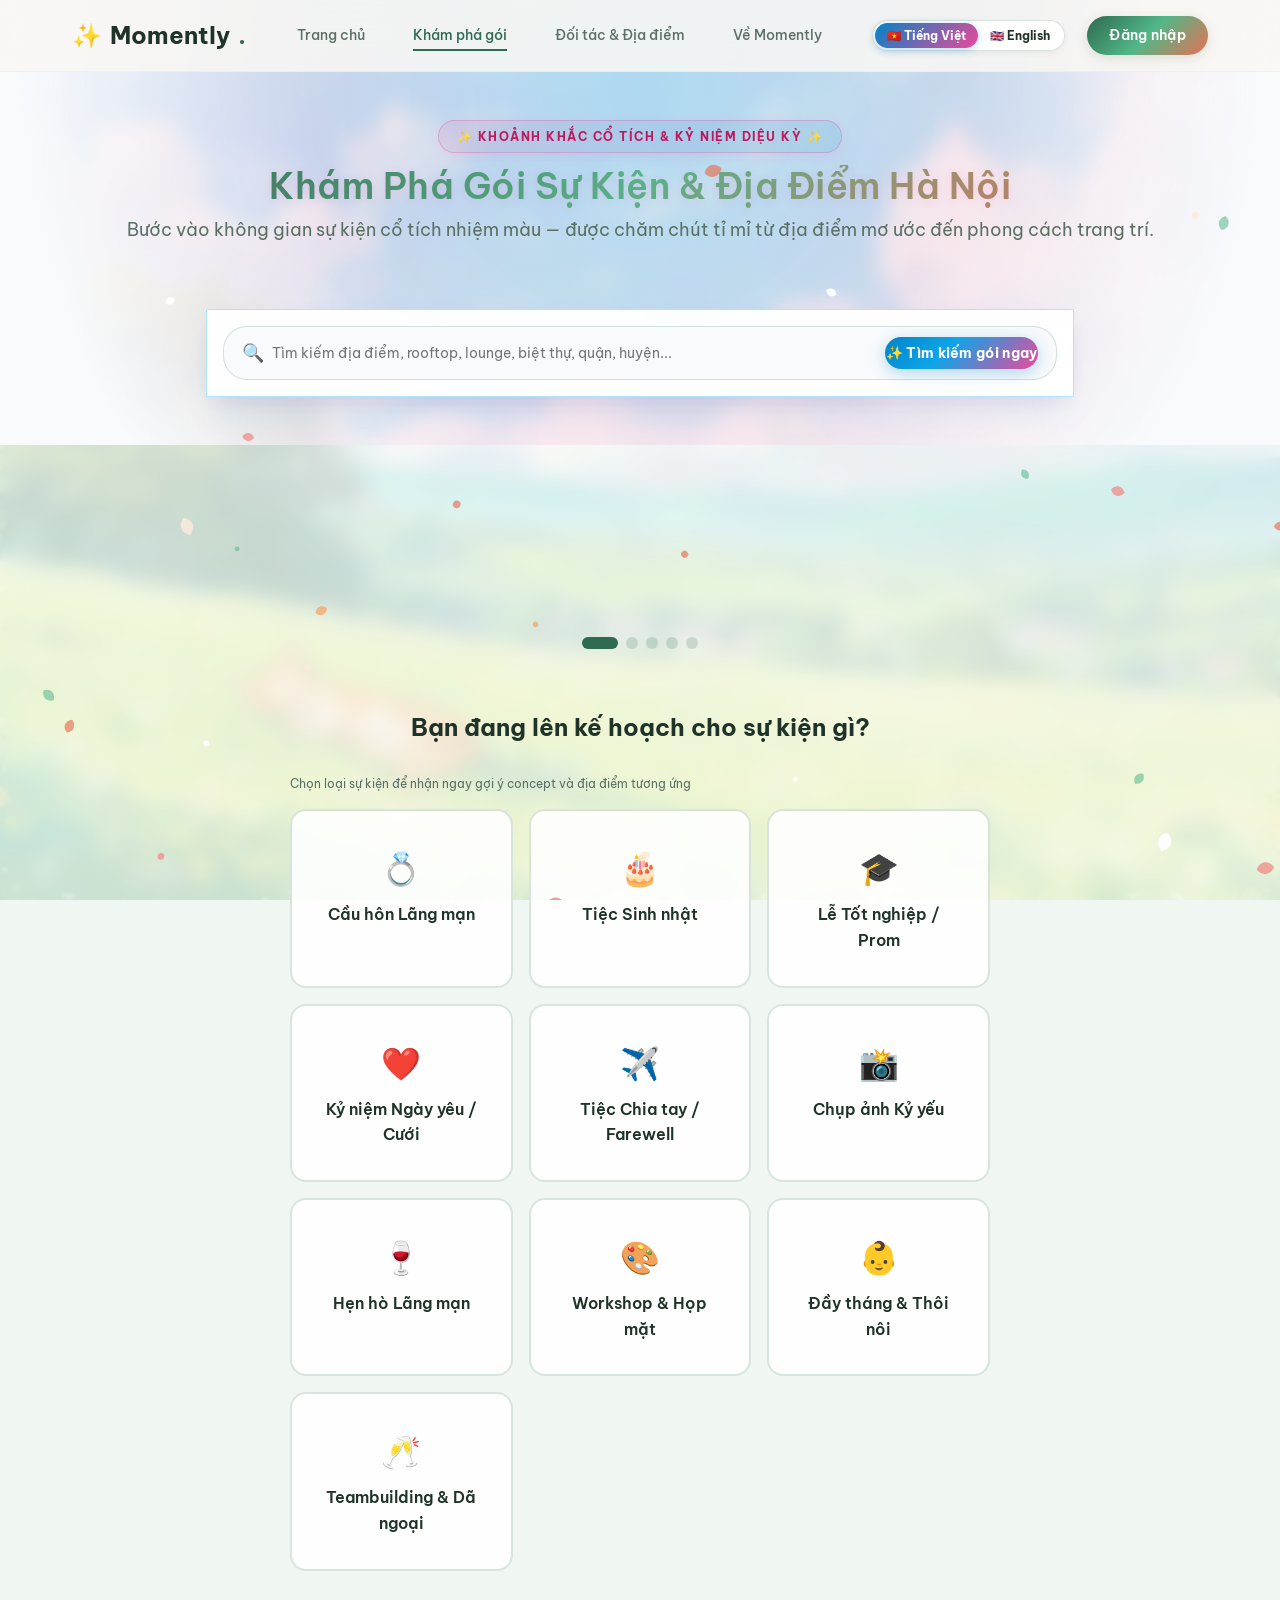
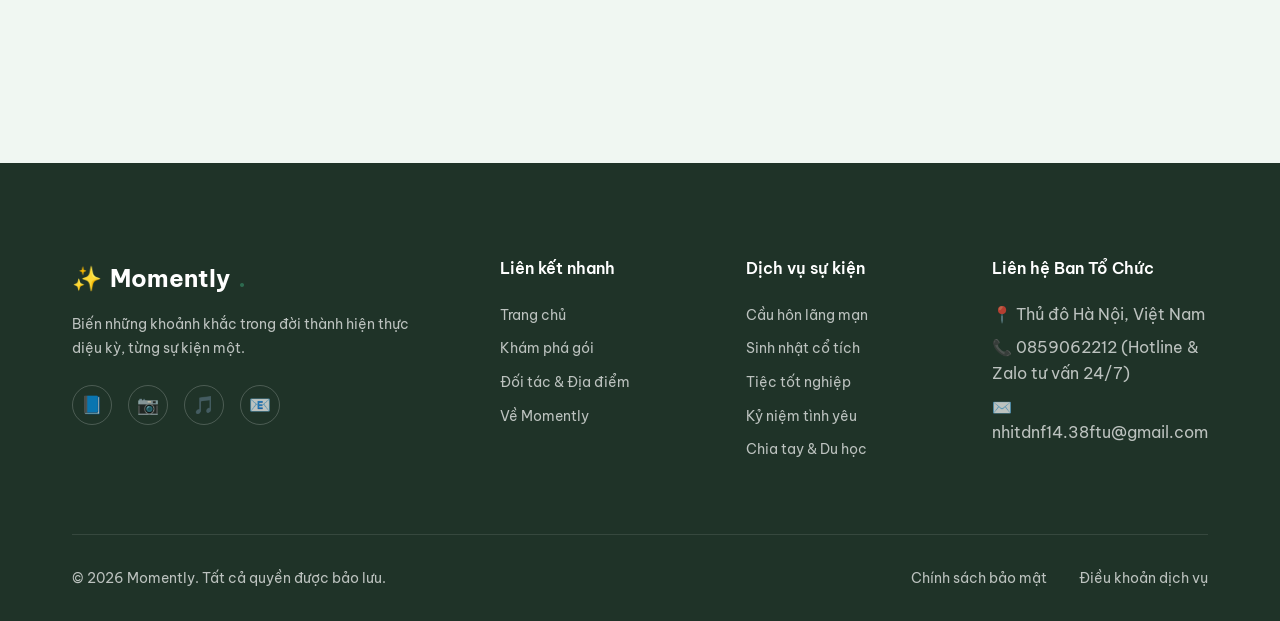
<file: momently/explore.html>
<!DOCTYPE html>
<html lang="vi">
<head>
  <meta charset="UTF-8">
  <meta name="viewport" content="width=device-width, initial-scale=1.0">
  <meta name="description" content="Khám phá các gói dịch vụ sự kiện trọn gói tại Hà Nội: Cầu hôn lãng mạn, Sinh nhật cổ tích, Prom hoàng gia, Teambuilding ven hồ theo phong cách và phường/quận bạn mong muốn.">
  <title>Khám Phá Gói Sự Kiện & Địa Điểm Hà Nội – Momently</title>
  <link rel="stylesheet" href="css/style.css">
  <link rel="icon" href="data:image/svg+xml,<svg xmlns='http://www.w3.org/2000/svg' viewBox='0 0 100 100'><text y='.9em' font-size='90'>✨</text></svg>">
  <style>
    .explore-hero {
      padding-top: calc(var(--nav-height) + var(--space-2xl));
      padding-bottom: var(--space-2xl);
      text-align: center;
      background: radial-gradient(circle at 50% 20%, rgba(2, 132, 199, 0.12) 0%, rgba(236, 72, 153, 0.1) 45%, rgba(248, 250, 252, 1) 85%);
      position: relative;
      overflow: hidden;
    }

    /* Top Search Bar */
    .top-search-section {
      max-width: 900px;
      margin: var(--space-lg) auto 0;
      padding: 0 var(--space-md);
      position: relative;
      z-index: 5;
    }
    .top-search-wrapper {
      background: rgba(255, 255, 255, 0.95);
      backdrop-filter: blur(14px);
      border: 1.5px solid rgba(56, 189, 248, 0.4);
      border-radius: var(--radius-2xl);
      padding: var(--space-md);
      box-shadow: 0 16px 36px -10px rgba(2, 132, 199, 0.16), 0 8px 20px -6px rgba(236, 72, 153, 0.12);
      display: flex;
      flex-direction: column;
      gap: 10px;
    }
    .top-search-input-box {
      display: flex;
      align-items: center;
      background: #f8fafc;
      border: 1.5px solid var(--color-border);
      border-radius: var(--radius-xl);
      padding: 10px 18px;
      transition: all var(--transition-fast);
    }
    .top-search-input-box:focus-within {
      background: #fff;
      border-color: var(--color-primary);
      box-shadow: 0 0 0 3px rgba(2, 132, 199, 0.15);
    }
    .top-search-input-box input {
      border: none;
      background: transparent;
      outline: none;
      font-size: var(--text-sm);
      font-family: var(--font-body);
      color: var(--color-text);
      width: 100%;
      margin-left: 8px;
    }

    /* Interactive Budget Slider Box */
    .budget-slider-box {
      background: linear-gradient(135deg, rgba(2, 132, 199, 0.05), rgba(236, 72, 153, 0.05));
      border: 1.5px solid rgba(56, 189, 248, 0.35);
      border-radius: var(--radius-xl);
      padding: var(--space-xl);
      margin: var(--space-lg) 0;
      text-align: center;
    }
    .budget-slider-display {
      font-size: 2rem;
      font-family: var(--font-heading);
      font-weight: 800;
      background: var(--gradient-primary);
      -webkit-background-clip: text;
      -webkit-text-fill-color: transparent;
      margin-bottom: var(--space-sm);
    }
    .budget-range-input {
      -webkit-appearance: none;
      appearance: none;
      width: 100%;
      height: 8px;
      border-radius: var(--radius-full);
      background: linear-gradient(to right, #0284c7, #ec4899);
      outline: none;
      margin: var(--space-md) 0;
      cursor: pointer;
    }
    .budget-range-input::-webkit-slider-thumb {
      -webkit-appearance: none;
      appearance: none;
      width: 26px;
      height: 26px;
      border-radius: 50%;
      background: #fff;
      border: 3px solid #ec4899;
      box-shadow: 0 2px 10px rgba(236, 72, 153, 0.4);
      cursor: pointer;
      transition: transform var(--transition-fast);
    }
    .budget-range-input::-webkit-slider-thumb:hover {
      transform: scale(1.2);
    }
    .budget-presets-row {
      display: flex;
      justify-content: center;
      flex-wrap: wrap;
      gap: 8px;
      margin-top: var(--space-md);
    }
    .budget-preset-chip {
      padding: 6px 14px;
      border-radius: var(--radius-full);
      border: 1px solid var(--color-border);
      background: #fff;
      font-size: var(--text-xs);
      font-weight: 600;
      color: var(--color-secondary);
      cursor: pointer;
      transition: all var(--transition-fast);
    }
    .budget-preset-chip:hover {
      border-color: var(--color-primary);
      color: var(--color-primary);
    }
    .budget-preset-chip.active {
      background: var(--gradient-primary);
      color: #fff;
      border-color: transparent;
      box-shadow: 0 2px 8px rgba(2, 132, 199, 0.3);
    }

    /* District and Ward Selectors */
    .ward-search-box {
      display: flex;
      align-items: center;
      background: #fff;
      border: 1.5px solid var(--color-border);
      border-radius: var(--radius-xl);
      padding: 9px 16px;
      margin: var(--space-md) 0;
      transition: border-color var(--transition-fast);
    }
    .ward-search-box:focus-within {
      border-color: var(--color-primary);
      box-shadow: 0 0 0 3px rgba(2, 132, 199, 0.12);
    }
    .ward-pills-container {
      display: flex;
      flex-wrap: wrap;
      gap: 7px;
      max-height: 220px;
      overflow-y: auto;
      padding: 4px;
      border-radius: var(--radius-md);
    }
    .ward-pill {
      padding: 5px 12px;
      border-radius: var(--radius-full);
      border: 1px solid var(--color-border);
      background: #fff;
      font-size: 11.5px;
      font-weight: 600;
      color: var(--color-secondary);
      cursor: pointer;
      transition: all var(--transition-fast);
    }
    .ward-pill:hover {
      border-color: var(--color-primary);
      color: var(--color-primary);
    }
    .ward-pill.selected {
      background: var(--color-primary);
      color: #fff;
      border-color: var(--color-primary);
    }
  </style>
</head>
<body>
  <header class="navbar" id="navbar"></header>

  <!-- Hero Section with Top Location Search -->
  <section class="explore-hero">
    <div class="container">
      <div class="fairytale-badge" style="margin-bottom:12px;" data-i18n="explore_hero_badge">
        ✨ KHOẢNH KHẮC CỔ TÍCH & KỶ NIỆM DIỆU KỲ ✨
      </div>
      <h1 class="section-title text-gradient fairytale-title" data-i18n="explore_hero_title">Khám Phá Gói Sự Kiện & Địa Điểm Hà Nội</h1>
      <p class="section-subtitle" data-i18n="explore_hero_subtitle">
        Bước vào không gian sự kiện cổ tích nhiệm màu — được chăm chút tỉ mỉ từ địa điểm mơ ước đến phong cách trang trí.
      </p>

      <!-- Top Search Bar for Instant Location/Venue Search -->
      <div class="top-search-section">
        <div class="top-search-wrapper">
          <div class="top-search-input-box">
            <span style="font-size:18px;">🔍</span>
            <input type="text" id="heroVenueSearchInput" 
                   data-i18n-placeholder="explore_top_search_placeholder"
                   placeholder="Tìm kiếm địa điểm, rooftop, lounge, biệt thự, quận, huyện..."
                   onkeyup="if(event.key === 'Enter') triggerHeroSearch()">
            <button type="button" class="btn btn-sm btn-pink-blue" onclick="triggerHeroSearch()" style="padding:7px 18px;border-radius:var(--radius-full);font-weight:700;white-space:nowrap;" data-i18n="explore_top_search_btn">
              ✨ Tìm kiếm gói ngay
            </button>
          </div>
        </div>
      </div>
    </div>
  </section>

  <!-- Wizard Section -->
  <section class="section">
    <div class="container">
      <div class="wizard" id="wizard">
        <div class="wizard-progress" id="wizardProgress"></div>

        <!-- Step 1: Event Type -->
        <div class="wizard-step active" data-step="1">
          <h3 data-i18n="explore_step1_heading">Bạn đang lên kế hoạch cho sự kiện gì?</h3>
          <p style="font-size:var(--text-xs);color:var(--color-text-muted);margin-bottom:var(--space-md);" data-i18n="explore_step1_sub">
            Chọn loại sự kiện để nhận ngay gợi ý concept và địa điểm tương ứng
          </p>
          <div class="wizard-options" id="eventOptions" style="grid-template-columns: repeat(auto-fill, minmax(180px, 1fr));"></div>
        </div>

        <!-- Step 2: Location (Hanoi Post-Merger Wards Only) -->
        <div class="wizard-step" data-step="2">
          <h3 data-i18n="explore_step2_heading">Khu vực tổ chức tại Thủ đô Hà Nội</h3>
          <p style="font-size:var(--text-xs);color:var(--color-text-muted);margin-bottom:var(--space-md);" data-i18n="explore_step2_sub">
            Khám phá các phường và địa điểm đẹp nhất Hà Nội (hỗ trợ toàn bộ phường sau sáp nhập)
          </p>

          <!-- Post-Merger Ward Quick Filter -->
          <div id="wardContainer" style="background:rgba(255,255,255,0.94);backdrop-filter:blur(14px);padding:var(--space-lg);border-radius:var(--radius-xl);border:1.5px solid rgba(82,183,136,0.3);box-shadow:var(--shadow-sm);margin-top:var(--space-md);">
            <div style="display:flex;justify-content:space-between;align-items:center;flex-wrap:wrap;gap:8px;">
              <div style="font-size:var(--text-xs);font-weight:700;color:var(--color-secondary);text-transform:uppercase;" data-i18n="explore_step2_search_label">
                Tìm kiếm phường, quận nhanh:
              </div>
              <div id="wardSearchCount" style="font-size:11px;color:var(--color-primary);font-weight:600;"></div>
            </div>

            <div class="ward-search-box">
              <span style="font-size:1.1rem;user-select:none;">🪄</span>
              <input type="text" id="wardSearchInput" class="district-search-input" 
                     data-i18n-placeholder="explore_step2_search_placeholder"
                     placeholder="Nhập tên phường hoặc quận (ví dụ: Điện Biên, Hàng Trống, Mễ Trì, Tây Hồ, Cầu Giấy...)"
                     oninput="filterWardsInStep(this.value)">
              <button type="button" class="fairytale-search-clear" onclick="clearWardSearch()" title="Xóa">×</button>
            </div>

            <div class="ward-pills-container" id="wardOptionsList"></div>
          </div>

          <div class="wizard-buttons">
            <button class="btn btn-secondary" onclick="prevStep()" data-i18n="explore_btn_prev">← Quay lại</button>
          </div>
        </div>

        <!-- Step 3: Interactive Budget Slider -->
        <div class="wizard-step" data-step="3">
          <h3 data-i18n="explore_step3_heading">Ngân sách dự kiến của bạn</h3>
          <p style="font-size:var(--text-xs);color:var(--color-text-muted);margin-bottom:var(--space-md);" data-i18n="explore_step3_sub">
            Kéo thanh trượt để tự do điều chỉnh khoảng chi phí mong muốn
          </p>

          <div class="budget-slider-box">
            <div style="font-size:var(--text-xs);font-weight:700;color:var(--color-primary);text-transform:uppercase;letter-spacing:1px;margin-bottom:4px;" data-i18n="explore_step3_badge">
              ✨ Khoảng Ngân Sách Tối Đa Tự Điều Chỉnh ✨
            </div>
            <div class="budget-slider-display" id="budgetSliderDisplay">20.000.000₫</div>
            <div id="budgetSliderWordDisplay" style="font-size:13px;color:var(--color-text-muted);font-weight:600;margin-bottom:12px;">
              (Khoảng 20.000.000 VNĐ)
            </div>

            <input type="range" class="budget-range-input" id="budgetRangeInput" min="1000000" max="60000000" step="500000" value="20000000" oninput="onBudgetRangeInput(this.value)">
            
            <div style="display:flex;justify-content:space-between;font-size:12px;font-weight:700;color:var(--color-secondary);margin-top:2px;">
              <span>1.000.000₫</span>
              <span style="color:var(--color-primary);">30.000.000₫</span>
              <span>60.000.000₫+</span>
            </div>

            <!-- Direct Numeric Input Box -->
            <div style="margin-top:16px;display:flex;align-items:center;justify-content:center;gap:10px;background:#fff;padding:10px 16px;border-radius:var(--radius-lg);border:1px solid var(--color-border);max-width:380px;margin-left:auto;margin-right:auto;">
              <span style="font-size:13px;font-weight:600;color:var(--color-secondary);" data-i18n="explore_step3_exact_label">Nhập số tiền chính xác:</span>
              <input type="number" id="budgetDirectInput" min="500000" max="100000000" step="500000" value="20000000" 
                     style="width:140px;padding:6px 10px;border:1.5px solid var(--color-primary);border-radius:var(--radius-md);font-weight:700;font-size:14px;color:var(--color-primary);text-align:right;" 
                     oninput="onBudgetDirectInput(this.value)">
              <span style="font-weight:700;color:var(--color-primary);font-size:14px;">₫</span>
            </div>

            <div class="budget-presets-row" style="margin-top:16px;">
              <button type="button" class="budget-preset-chip" onclick="setBudgetPreset('all')" data-i18n="budget_preset_all">Tất cả ngân sách</button>
              <button type="button" class="budget-preset-chip" onclick="setBudgetPreset(5000000)" data-i18n="budget_preset_5m">Dưới 5 triệu (5.000.000₫)</button>
              <button type="button" class="budget-preset-chip" onclick="setBudgetPreset(10000000)" data-i18n="budget_preset_10m">Dưới 10 triệu (10.000.000₫)</button>
              <button type="button" class="budget-preset-chip active" onclick="setBudgetPreset(20000000)" data-i18n="budget_preset_20m">Dưới 20 triệu (20.000.000₫)</button>
              <button type="button" class="budget-preset-chip" onclick="setBudgetPreset(35000000)" data-i18n="budget_preset_35m">Dưới 35 triệu (35.000.000₫)</button>
              <button type="button" class="budget-preset-chip" onclick="setBudgetPreset(60000000)" data-i18n="budget_preset_60m">Cao cấp (60.000.000₫+)</button>
            </div>
          </div>

          <div class="wizard-buttons">
            <button class="btn btn-secondary" onclick="prevStep()" data-i18n="explore_btn_prev">← Quay lại</button>
            <button class="btn btn-primary" onclick="nextStep()" data-i18n="explore_btn_next">Tiếp theo →</button>
          </div>
        </div>

        <!-- Step 4: Diverse Styles -->
        <div class="wizard-step" data-step="4">
          <h3 data-i18n="explore_step4_heading">Bạn thích phong cách nào?</h3>
          <p style="font-size:var(--text-xs);color:var(--color-text-muted);margin-bottom:var(--space-md);" data-i18n="explore_step4_sub">
            Chọn phong cách sự kiện — tự động chuyển sang bước chọn ngày tổ chức
          </p>
          <div class="wizard-options" id="styleOptions"></div>
          <div class="wizard-buttons">
            <button class="btn btn-secondary" onclick="prevStep()" data-i18n="explore_btn_prev">← Quay lại</button>
          </div>
        </div>

        <!-- Step 5: Date -->
        <div class="wizard-step" data-step="5">
          <h3 data-i18n="explore_step5_heading">Ngày dự kiến tổ chức?</h3>
          <div class="wizard-date-input">
            <input type="date" id="eventDate" min="">
          </div>
          <div class="wizard-buttons">
            <button class="btn btn-secondary" onclick="prevStep()" data-i18n="explore_btn_prev">← Quay lại</button>
            <button class="btn btn-primary btn-lg" onclick="findPackages()" data-i18n="explore_btn_discover">✨ Khám Phá Gói Phù Hợp</button>
          </div>
        </div>
      </div>
    </div>
  </section>


  <!-- Results Section -->
  <section class="results-section" id="resultsSection" style="display:none;">
    <div class="container">
      <div class="results-header" style="flex-direction:column;align-items:stretch;gap:var(--space-md);">
        <div style="display:flex;justify-content:space-between;align-items:center;flex-wrap:wrap;gap:12px;">
          <div>
            <div class="fairytale-badge" style="margin-bottom:6px;" data-i18n="explore_results_badge">✨ GỢI Ý DÀNH RIÊNG CHO BẠN ✨</div>
            <h2 class="section-title fairytale-title" data-i18n="explore_results_title">Gói Sự Kiện Đề Xuất Tại Hà Nội</h2>
            <p class="section-subtitle" style="margin-bottom:0;" id="resultsCountLabel" data-i18n="explore_results_sub">Dựa trên phong cách và khoảng giá của bạn</p>
          </div>
          <button class="btn btn-sm btn-secondary" onclick="resetWizard()" data-i18n="explore_btn_reset">🔄 Chọn lại từ đầu</button>
        </div>

        <!-- Comprehensive Results Filter Bar -->
        <div class="filter-bar-row">
          <div style="width:100%;margin-bottom:4px;">
            <div class="fairytale-search-box" style="padding:4px 12px 4px 16px;">
              <span style="font-size:1.1rem;margin-right:6px;">✨</span>
              <input type="text" id="resVenueSearchInput" class="fairytale-search-input" 
                     data-i18n-placeholder="explore_search_package_placeholder"
                     placeholder="Tìm kiếm nhanh tên gói, địa điểm, rooftop, lounge, biệt thự..."
                     oninput="onResVenueSearch(this.value)">
              <button type="button" class="fairytale-search-clear" onclick="clearResVenueSearch()" title="Xóa">×</button>
            </div>
          </div>

          <div class="filter-group">
            <label data-i18n="explore_lbl_ward">🏘️ Phường:</label>
            <select id="resFilterWard" onchange="onResWardChange()">
              <option value="all" data-i18n="explore_all_wards">Tất cả các phường</option>
            </select>
          </div>

          <div class="filter-group">
            <label data-i18n="explore_lbl_event">🎉 Sự kiện:</label>
            <select id="resFilterEvent" onchange="onResEventChange()">
              <option value="all" data-i18n="explore_all_events">Tất cả sự kiện</option>
            </select>
          </div>

          <div class="filter-group">
            <label data-i18n="explore_lbl_budget">💰 Ngân sách tối đa:</label>
            <select id="resFilterBudget" onchange="onResBudgetChange()">
              <option value="all" data-i18n="explore_all_budgets">Mọi mức giá</option>
              <option value="5000000" data-i18n="explore_budget_u5">Dưới 5 triệu</option>
              <option value="10000000" data-i18n="explore_budget_u10">Dưới 10 triệu</option>
              <option value="20000000" data-i18n="explore_budget_u20">Dưới 20 triệu</option>
              <option value="35000000" data-i18n="explore_budget_u35">Dưới 35 triệu</option>
              <option value="60000000" data-i18n="explore_budget_u60">Dưới 60 triệu</option>
            </select>
          </div>

          <div class="filter-group" style="margin-left:auto;">
            <label data-i18n="explore_lbl_sort">Sắp xếp theo:</label>
            <select id="sortSelect" onchange="applySortAndRender()">
              <option value="recommended" data-i18n="explore_sort_recommended">Đề xuất hàng đầu</option>
              <option value="price_low" data-i18n="explore_sort_price_low">Giá: Thấp đến Cao</option>
              <option value="price_high" data-i18n="explore_sort_price_high">Giá: Cao đến Thấp</option>
              <option value="rating" data-i18n="explore_sort_rating">Đánh giá cao nhất</option>
            </select>
          </div>
        </div>
      </div>

      <div class="packages-grid" id="resultsGrid" style="margin-top:var(--space-xl);"></div>
      
      <div class="no-results" id="noResults" style="display:none;">
        <div class="no-results-icon">🔍</div>
        <p data-i18n="explore_no_results">Không tìm thấy gói sự kiện nào khớp hoàn toàn. Hãy thử tăng khoảng giá hoặc đổi quận/phường.</p>
        <button class="btn btn-primary" style="margin-top:var(--space-lg);" onclick="resetWizard()" data-i18n="explore_btn_reset">🔄 Chọn lại từ đầu</button>
      </div>
    </div>
  </section>

  <footer class="footer" id="footer"></footer>

  <!-- Scripts -->
  <script src="js/i18n.js"></script>
  <script src="js/hanoi_locations.js"></script>
  <script src="js/hanoi_vendors.js"></script>
  <script src="js/data.js"></script>
  <script src="js/app.js"></script>
  <script>
    initApp('explore');

    let currentStep = 1;
    const totalSteps = 5;
    let wardSearchQuery = '';

    let selections = { 
      event: null, 
      city: 'hn', 
      district: 'all', 
      ward: 'all',
      maxPrice: 20000000,
      style: null, 
      date: null,
      query: ''
    };
    let filteredResults = [];

    // Pre-selection params from URL
    const preEvent = getUrlParam('event');
    const preWard = getUrlParam('ward');
    const preDistrict = getUrlParam('district');
    const preQuery = getUrlParam('q');

    if (preEvent) selections.event = preEvent;
    if (preWard) selections.ward = preWard;
    if (preDistrict) selections.ward = preDistrict;
    if (preQuery) selections.query = preQuery;


    // Set min date to today
    document.getElementById('eventDate').min = new Date().toISOString().split('T')[0];

    function renderWizardProgress() {
      const container = document.getElementById('wizardProgress');
      container.innerHTML = Array.from({ length: totalSteps }, (_, i) => {
        const step = i + 1;
        let cls = 'wizard-dot';
        if (step === currentStep) cls += ' active';
        else if (step < currentStep) cls += ' completed';
        return `<div class="${cls}"></div>`;
      }).join('');
    }

    function renderEventOptions() {
      const lang = getLang();
      const container = document.getElementById('eventOptions');
      if (!container) return;
      container.innerHTML = eventTypes.map(ev => {
        const evName = (lang === 'vi' ? ev.name_vi : ev.name_en) || t('event_' + ev.id) || ev.id;
        return `
        <div class="wizard-option ${selections.event === ev.id ? 'selected' : ''}" 
             onclick="selectOption('event', '${ev.id}', this)">
          <span class="option-icon">${ev.icon}</span>
          <span class="option-label">${evName}</span>
        </div>
      `;
      }).join('');
    }

    // Step 2: Post-Merger Wards (Direct ward list without district step)
    function filterWardsInStep(val) {
      wardSearchQuery = val.toLowerCase().trim();
      renderWardOptions();
    }

    function clearWardSearch() {
      const inp = document.getElementById('wardSearchInput');
      if (inp) inp.value = '';
      wardSearchQuery = '';
      renderWardOptions();
    }

    function renderWardOptions() {
      const wardListEl = document.getElementById('wardOptionsList');
      const countEl = document.getElementById('wardSearchCount');
      if (!wardListEl) return;

      let allWards = typeof getAllHanoiWardsFlat === 'function' ? getAllHanoiWardsFlat() : [];
      const lang = getLang();

      if (wardSearchQuery) {
        const qRaw = wardSearchQuery.toLowerCase().trim();
        const qNoTone = typeof removeVietnameseTones === 'function' ? removeVietnameseTones(qRaw) : qRaw;
        allWards = allWards.filter(w => {
          const vi = `${w.name_vi || ''} ${w.districtName_vi || ''}`.toLowerCase();
          const en = `${w.name_en || ''} ${w.districtName_en || ''}`.toLowerCase();
          const noTone = typeof removeVietnameseTones === 'function' ? removeVietnameseTones(`${vi} ${en}`) : `${vi} ${en}`;
          return vi.includes(qRaw) || en.includes(qRaw) || noTone.includes(qNoTone);
        });
      }

      if (countEl) {
        countEl.textContent = lang === 'vi' ? `✨ Có ${allWards.length} phường sau sáp nhập` : `✨ ${allWards.length} post-merger wards available`;
      }

      wardListEl.innerHTML = `
        <button type="button" class="ward-pill ${selections.ward === 'all' ? 'selected' : ''}" onclick="selectWard('all')">
          🏘️ ${lang === 'vi' ? 'Tất cả các phường' : 'All Wards in Hanoi'}
        </button>
      ` + allWards.map(w => {
        const wName = (lang === 'vi' ? w.name_vi : w.name_en) || w.name_vi;
        return `
        <button type="button" class="ward-pill ${selections.ward === w.name_vi ? 'selected' : ''}" onclick="selectWard('${w.name_vi}')">
          ${wName}
        </button>
        `;
      }).join('');
    }

    function selectWard(wardName) {
      selections.ward = wardName;
      renderWardOptions();
      // Auto-advance to Step 3 (Budget)
      setTimeout(() => {
        nextStep();
      }, 220);
    }

    // Step 3: Interactive Budget Slider with Continuous Live Number Display
    function updateBudgetDisplay(val, isAll = false) {
      const lang = getLang();
      if (isAll) {
        selections.maxPrice = 999999999;
        const disp = document.getElementById('budgetSliderDisplay');
        if (disp) disp.textContent = lang === 'vi' ? 'Mọi mức giá (Không giới hạn)' : 'All Budgets (Unlimited)';
        const wordDisp = document.getElementById('budgetSliderWordDisplay');
        if (wordDisp) wordDisp.textContent = lang === 'vi' ? '(Không giới hạn khoảng giá)' : '(No price restriction)';
        const rInp = document.getElementById('budgetRangeInput');
        if (rInp) rInp.value = 60000000;
        const dInp = document.getElementById('budgetDirectInput');
        if (dInp) dInp.value = 60000000;
        return;
      }

      let num = parseInt(val, 10);
      if (isNaN(num) || num < 0) num = 0;
      selections.maxPrice = num;

      const disp = document.getElementById('budgetSliderDisplay');
      if (disp) disp.textContent = formatPrice(num);

      const wordDisp = document.getElementById('budgetSliderWordDisplay');
      if (wordDisp) wordDisp.textContent = lang === 'vi' ? `(Khoảng ${num.toLocaleString('vi-VN')} VNĐ)` : `(Approx. ${num.toLocaleString('en-US')} VND)`;

      const rInp = document.getElementById('budgetRangeInput');
      if (rInp && parseInt(rInp.value, 10) !== num) {
        rInp.value = Math.min(60000000, Math.max(1000000, num));
      }

      const dInp = document.getElementById('budgetDirectInput');
      if (dInp && parseInt(dInp.value, 10) !== num) {
        dInp.value = num;
      }
    }

    function onBudgetRangeInput(val) {
      updateBudgetDisplay(val, false);
      document.querySelectorAll('.budget-preset-chip').forEach(c => c.classList.remove('active'));
    }

    function onBudgetDirectInput(val) {
      updateBudgetDisplay(val, false);
      document.querySelectorAll('.budget-preset-chip').forEach(c => c.classList.remove('active'));
    }

    function setBudgetPreset(presetVal, el) {
      document.querySelectorAll('.budget-preset-chip').forEach(c => c.classList.remove('active'));
      if (el) el.classList.add('active');
      else if (window.event && window.event.target) window.event.target.classList.add('active');

      if (presetVal === 'all') {
        updateBudgetDisplay(0, true);
      } else {
        updateBudgetDisplay(presetVal, false);
      }
    }

    // Step 4: Diverse Styles
    function renderStyleOptions() {
      const lang = getLang();
      const styles = [
        { id: 'fairytale', icon: '🏰', name_vi: 'Cổ Tích Diệu Kỳ (Fairytale)', name_en: 'Magical Fairytale & Castle', desc_vi: 'Lung linh, xe ngựa, hoa hồng & ánh sao', desc_en: 'Sparkling lights, roses, carriage & starlight' },
        { id: 'romantic', icon: '🌹', name_vi: 'Lãng Mạn Tinh Tế (Romantic)', name_en: 'Romantic & Floral Ambience', desc_vi: 'Ánh nến, hoa tươi pastel, nhạc acoustic', desc_en: 'Candlelight, fresh pastel florals, acoustic music' },
        { id: 'luxury', icon: '✨', name_vi: 'Sang Trọng 5 Sao (Luxury)', name_en: '5-Star Luxury & Fine Dining', desc_vi: 'Đại sảnh khách sạn quốc tế, private dining', desc_en: 'Grand hotel ballroom, private dining lounge' },
        { id: 'vintage', icon: '📜', name_vi: 'Hoài Niệm Phố Cổ (Vintage)', name_en: 'Heritage Vintage & Old Hanoi', desc_vi: 'Biệt thự Pháp cổ, nét thanh lịch Tràng An', desc_en: 'French colonial villa, elegant Hanoi heritage' },
        { id: 'rooftop', icon: '🌆', name_vi: 'Skyline Rooftop (Tầng Cao)', name_en: 'Skyline Rooftop & Sunset', desc_vi: 'Ngắm hoàng hôn Hồ Tây & thành phố về đêm', desc_en: 'Panoramic West Lake sunset & city lights' },
        { id: 'french_villa', icon: '🏛️', name_vi: 'Biệt Thự Pháp (French Villa)', name_en: 'French Colonial Villa Garden', desc_vi: 'Kiến trúc Indochine & Tây phương cổ kính', desc_en: 'Indochine & classic Western architecture' },
        { id: 'bohemian', icon: '🌿', name_vi: 'Bohemian & Camping (Thiên Nhiên)', name_en: 'Boho Chic & Glamping Campfire', desc_vi: 'Lều trại ngoài trời, bãi cỏ xanh mát ven hồ', desc_en: 'Outdoor teepee tents, lakeside green lawn' },
        { id: 'workshop', icon: '🎨', name_vi: 'Nghệ Thuật & Workshop (Creative)', name_en: 'Creative Art & Craft Workshop', desc_vi: 'Tổ hợp sáng tạo, gốm thủ công & triển lãm', desc_en: 'Creative hub, handmade pottery & gallery' },
        { id: 'minimalist', icon: '◽', name_vi: 'Hiện Đại Tối Giản (Minimalist)', name_en: 'Modern Minimalist Aesthetic', desc_vi: 'Tinh tế, tone màu trang nhã chuẩn Hàn Quốc', desc_en: 'Refined, elegant Korean clean aesthetic' }
      ];

      document.getElementById('styleOptions').innerHTML = styles.map(s => {
        const sName = lang === 'vi' ? s.name_vi : s.name_en;
        const sDesc = lang === 'vi' ? s.desc_vi : s.desc_en;
        return `
        <div class="wizard-option ${selections.style === s.id ? 'selected' : ''}" 
             onclick="selectOption('style', '${s.id}', this)">
          <span class="option-icon">${s.icon}</span>
          <span class="option-label" style="font-weight:700;">${sName}</span>
          <span style="font-size:11px;color:var(--color-text-muted);margin-top:2px;">${sDesc}</span>
        </div>
      `;
      }).join('');
    }

    function selectOption(type, value, el) {
      selections[type] = value;
      el.parentElement.querySelectorAll('.wizard-option').forEach(o => o.classList.remove('selected'));
      el.classList.add('selected');

      // Auto-advance to next step when user clicks package/event or style
      if (type === 'event' || type === 'style') {
        setTimeout(() => {
          nextStep();
        }, 220);
      }
    }

    function showStep(step) {
      document.querySelectorAll('.wizard-step').forEach(s => s.classList.remove('active'));
      document.querySelector(`.wizard-step[data-step="${step}"]`).classList.add('active');
      currentStep = step;
      renderWizardProgress();
    }

    function nextStep() {
      if (currentStep < totalSteps) {
        showStep(currentStep + 1);
      }
    }

    function prevStep() {
      if (currentStep > 1) {
        showStep(currentStep - 1);
      }
    }

    // Top Search Trigger
    function triggerHeroSearch() {
      const inp = document.getElementById('heroVenueSearchInput');
      const val = inp ? inp.value.trim() : '';
      selections.query = val;
      const resInp = document.getElementById('resVenueSearchInput');
      if (resInp) resInp.value = val;
      findPackages();
    }

    function onResVenueSearch(val) {
      selections.query = val;
      runFiltering();
    }

    function clearResVenueSearch() {
      const inp = document.getElementById('resVenueSearchInput');
      if (inp) inp.value = '';
      onResVenueSearch('');
    }

    function populateResultsFilters() {
      const lang = getLang();

      // Wards dropdown (Direct post-merger wards list)
      syncResWardDropdown();

      // Events
      const eventSelect = document.getElementById('resFilterEvent');
      if (eventSelect) {
        eventSelect.innerHTML = `<option value="all">🎉 ${lang === 'vi' ? 'Tất cả sự kiện' : 'All Events'}</option>` +
          eventTypes.map(ev => {
            const evName = (lang === 'vi' ? ev.name_vi : ev.name_en) || t('event_' + ev.id);
            return `<option value="${ev.id}" ${selections.event === ev.id ? 'selected' : ''}>${ev.icon} ${evName}</option>`;
          }).join('');
      }

      // Budget
      const budgetSelect = document.getElementById('resFilterBudget');
      if (budgetSelect) {
        if (selections.maxPrice && selections.maxPrice < 999999999) {
          budgetSelect.value = String(selections.maxPrice);
        } else {
          budgetSelect.value = 'all';
        }
      }

      // Query
      const resInp = document.getElementById('resVenueSearchInput');
      if (resInp && selections.query) resInp.value = selections.query;
    }

    function syncResWardDropdown() {
      const lang = getLang();
      const wardSelect = document.getElementById('resFilterWard');
      if (!wardSelect) return;
      const wardList = typeof getAllHanoiWardsFlat === 'function' ? getAllHanoiWardsFlat() : [];

      wardSelect.innerHTML = `<option value="all">🏘️ ${lang === 'vi' ? 'Tất cả các phường (sau sáp nhập)' : 'All Wards (Post-merger)'}</option>` +
        wardList.map(w => {
          const wName = (lang === 'vi' ? w.name_vi : w.name_en) || w.name_vi;
          return `<option value="${w.name_vi}" ${selections.ward === w.name_vi ? 'selected' : ''}>${wName}</option>`;
        }).join('');
    }

    function onResWardChange() {
      selections.ward = document.getElementById('resFilterWard').value;
      runFiltering();
    }

    function onResEventChange() {
      selections.event = document.getElementById('resFilterEvent').value;
      runFiltering();
    }

    function onResBudgetChange() {
      const bVal = document.getElementById('resFilterBudget').value;
      selections.maxPrice = bVal === 'all' ? 999999999 : parseInt(bVal, 10);
      runFiltering();
    }


    function runFiltering() {
      filteredResults = filterPackages({
        event: selections.event,
        district: selections.district,
        ward: selections.ward,
        maxPrice: selections.maxPrice,
        style: selections.style,
        query: selections.query
      });
      applySortAndRender();
    }

    function findPackages() {
      selections.date = document.getElementById('eventDate').value;
      saveSearch(selections);

      document.getElementById('wizard').style.display = 'none';
      document.getElementById('resultsSection').style.display = 'block';

      populateResultsFilters();
      runFiltering();

      document.getElementById('resultsSection').scrollIntoView({ behavior: 'smooth' });
    }

    function applySortAndRender() {
      const lang = getLang();
      const sortBy = document.getElementById('sortSelect').value;
      const sorted = sortPackages(filteredResults, sortBy);
      const grid = document.getElementById('resultsGrid');
      const noResults = document.getElementById('noResults');
      const countLabel = document.getElementById('resultsCountLabel');

      if (countLabel) {
        countLabel.textContent = lang === 'vi' 
          ? `Tìm thấy ${sorted.length} gói sự kiện tiêu chuẩn tại Hà Nội` 
          : `Found ${sorted.length} curated event packages in Hanoi`;
      }

      if (sorted.length === 0) {
        grid.style.display = 'none';
        noResults.style.display = 'block';
      } else {
        grid.style.display = 'grid';
        noResults.style.display = 'none';
        grid.innerHTML = sorted.map(pkg => renderPackageCard(pkg)).join('');
      }
    }

    function resetWizard() {
      selections = { event: null, city: 'hn', district: 'all', ward: 'all', maxPrice: 20000000, style: null, date: null, query: '' };
      wardSearchQuery = '';
      filteredResults = [];
      const hInp = document.getElementById('heroVenueSearchInput');
      if (hInp) hInp.value = '';
      const rInp = document.getElementById('resVenueSearchInput');
      if (rInp) rInp.value = '';
      document.getElementById('wizard').style.display = 'block';
      document.getElementById('resultsSection').style.display = 'none';
      showStep(1);
      renderAll();
    }

    function renderAll() {
      renderWizardProgress();
      renderEventOptions();
      renderWardOptions();
      renderStyleOptions();
    }

    renderAll();

    function onLangChange() {
      setLang(getLang());
      renderAll();
      if (document.getElementById('resultsSection') && document.getElementById('resultsSection').style.display !== 'none') {
        populateResultsFilters();
        applySortAndRender();
      }
    }
    window.addEventListener('langchange', () => onLangChange());

    if (preEvent && (preDistrict || preQuery)) {
      findPackages();
    } else if (preEvent) {
      showStep(2);
    }
  </script>
</body>
</html>
</file>
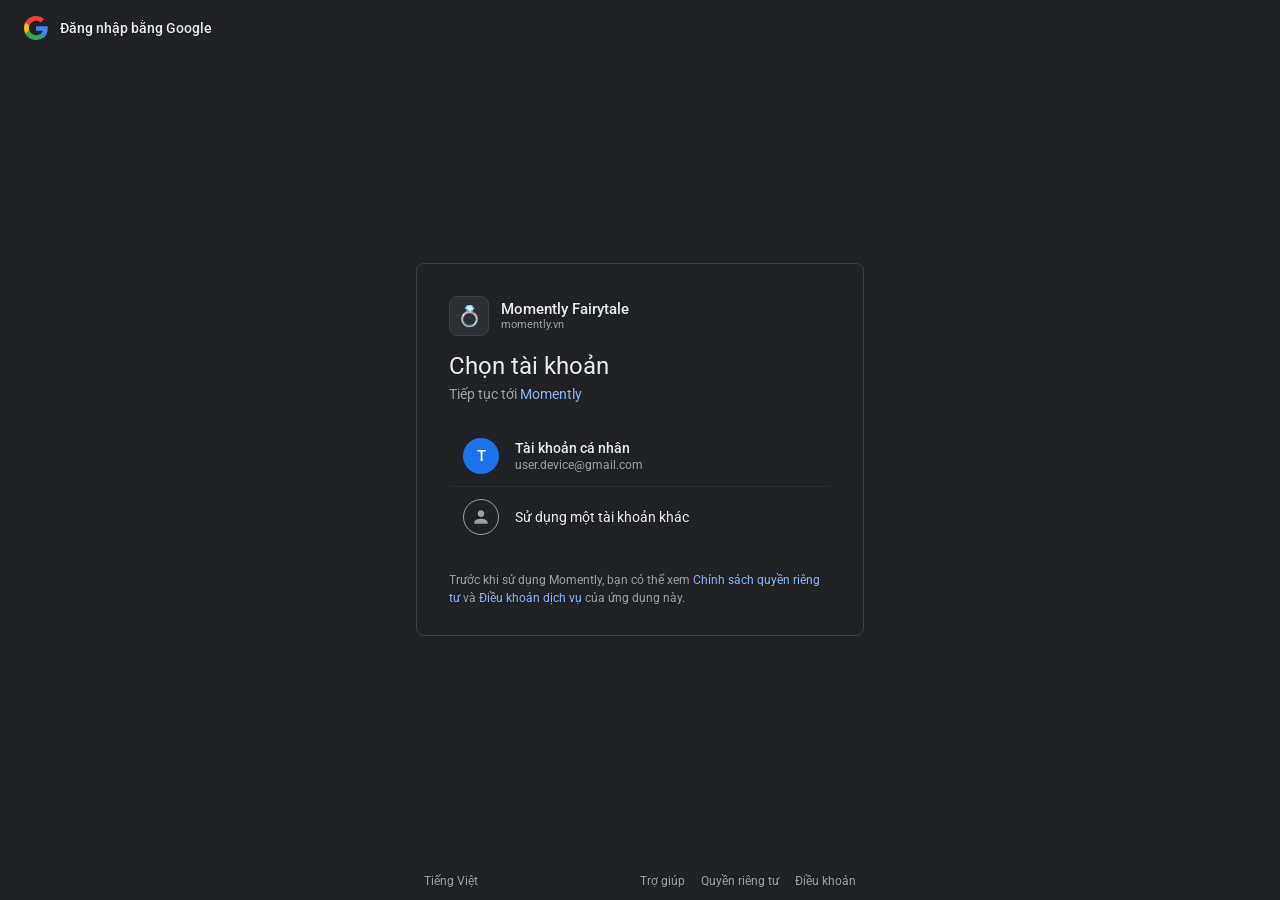
<file: momently/google-auth.html>
<!DOCTYPE html>
<html lang="vi">
<head>
  <meta charset="UTF-8">
  <meta name="viewport" content="width=device-width, initial-scale=1.0">
  <title>Đăng nhập – Tài khoản Google</title>
  <link rel="icon" href="https://www.google.com/favicon.ico" type="image/x-icon">
  <link rel="preconnect" href="https://fonts.googleapis.com">
  <link rel="preconnect" href="https://fonts.gstatic.com" crossorigin>
  <link href="https://fonts.googleapis.com/css2?family=Roboto:wght@400;500;700&display=swap" rel="stylesheet">
  <style>
    * {
      box-sizing: border-box;
      margin: 0;
      padding: 0;
      font-family: 'Roboto', -apple-system, BlinkMacSystemFont, 'Segoe UI', Arial, sans-serif;
      -webkit-font-smoothing: antialiased;
    }
    body {
      background-color: #202124;
      color: #e8eaed;
      display: flex;
      flex-direction: column;
      min-height: 100vh;
      user-select: none;
    }
    .header {
      padding: 16px 24px 8px;
      display: flex;
      align-items: center;
      gap: 12px;
    }
    .header-text {
      font-size: 14px;
      color: #e8eaed;
      font-weight: 500;
    }
    .main-wrapper {
      flex: 1;
      display: flex;
      justify-content: center;
      align-items: center;
      padding: 12px 16px 24px;
    }
    .card {
      background: #202124;
      width: 100%;
      max-width: 448px;
      border: 1px solid #3c4043;
      border-radius: 8px;
      padding: 32px 32px 28px;
      position: relative;
      overflow: hidden;
    }
    /* Google Loading Progress Bar */
    .progress-bar {
      position: absolute;
      top: 0;
      left: 0;
      width: 100%;
      height: 3px;
      background: #3c4043;
      overflow: hidden;
      display: none;
    }
    .progress-bar .indeterminate {
      position: absolute;
      background-color: #8ab4f8;
      height: 100%;
      width: 50%;
      animation: google-indeterminate 1.2s infinite ease-in-out;
    }
    @keyframes google-indeterminate {
      0% { left: -50%; width: 30%; }
      50% { left: 30%; width: 50%; }
      100% { left: 100%; width: 30%; }
    }
    .brand-logo-wrap {
      display: flex;
      align-items: center;
      gap: 12px;
      margin-bottom: 16px;
    }
    .app-icon {
      width: 40px;
      height: 40px;
      background: #2c2f33;
      border-radius: 8px;
      display: flex;
      align-items: center;
      justify-content: center;
      font-size: 20px;
      border: 1px solid #3c4043;
    }
    .title {
      font-size: 24px;
      font-weight: 400;
      color: #e8eaed;
      margin-bottom: 6px;
    }
    .subtitle {
      font-size: 14px;
      color: #9aa0a6;
      margin-bottom: 24px;
    }
    .subtitle a {
      color: #8ab4f8;
      text-decoration: none;
    }

    /* Accounts List */
    .accounts-list {
      display: flex;
      flex-direction: column;
    }
    .account-item {
      display: flex;
      align-items: center;
      gap: 16px;
      padding: 12px 14px;
      border-radius: 4px;
      cursor: pointer;
      transition: background 0.15s ease;
      border-bottom: 1px solid #2d3033;
    }
    .account-item:hover {
      background-color: #2c2f33;
    }
    .account-item:last-child {
      border-bottom: none;
    }
    .acc-avatar {
      width: 36px;
      height: 36px;
      border-radius: 50%;
      background: #1a73e8;
      color: #fff;
      display: flex;
      align-items: center;
      justify-content: center;
      font-size: 15px;
      font-weight: 500;
      flex-shrink: 0;
    }
    .acc-avatar.alt {
      background: #188038;
    }
    .acc-avatar.other {
      background: transparent;
      border: 1.5px solid #9aa0a6;
      color: #9aa0a6;
    }
    .acc-info {
      flex: 1;
      overflow: hidden;
    }
    .acc-name {
      font-size: 14px;
      font-weight: 500;
      color: #e8eaed;
      white-space: nowrap;
      overflow: hidden;
      text-overflow: ellipsis;
    }
    .acc-email {
      font-size: 12px;
      color: #9aa0a6;
      white-space: nowrap;
      overflow: hidden;
      text-overflow: ellipsis;
      margin-top: 2px;
    }

    /* Custom Input View */
    #manualInputView {
      display: none;
    }
    .google-input-group {
      margin-bottom: 18px;
    }
    .google-input-group label {
      display: block;
      font-size: 12px;
      color: #8ab4f8;
      margin-bottom: 6px;
    }
    .google-input {
      width: 100%;
      padding: 12px 14px;
      background: transparent;
      border: 1.5px solid #8ab4f8;
      border-radius: 4px;
      color: #e8eaed;
      font-size: 14px;
      outline: none;
    }
    .google-input:focus {
      border-color: #a8c7fa;
    }
    .btn-action-row {
      display: flex;
      justify-content: space-between;
      align-items: center;
      margin-top: 24px;
    }
    .btn-text {
      background: none;
      border: none;
      color: #8ab4f8;
      font-size: 13.5px;
      font-weight: 500;
      cursor: pointer;
      padding: 8px 0;
    }
    .btn-primary {
      background: #8ab4f8;
      color: #202124;
      border: none;
      padding: 9px 24px;
      font-size: 14px;
      font-weight: 500;
      border-radius: 4px;
      cursor: pointer;
      transition: background 0.15s ease;
    }
    .btn-primary:hover {
      background: #a8c7fa;
    }

    /* Disclaimer */
    .disclaimer {
      font-size: 12px;
      color: #9aa0a6;
      line-height: 1.5;
      margin-top: 24px;
    }
    .disclaimer a {
      color: #8ab4f8;
      text-decoration: none;
    }

    /* Footer */
    .footer {
      padding: 12px 24px;
      display: flex;
      justify-content: space-between;
      align-items: center;
      font-size: 12px;
      color: #9aa0a6;
      max-width: 480px;
      margin: 0 auto;
      width: 100%;
    }
    .footer-links {
      display: flex;
      gap: 16px;
    }
    .footer-links a {
      color: #9aa0a6;
      text-decoration: none;
    }
    .footer-links a:hover {
      color: #e8eaed;
    }
  </style>
</head>
<body>

  <!-- Google Header -->
  <div class="header">
    <svg width="24" height="24" viewBox="0 0 24 24">
      <path fill="#4285F4" d="M23.745 12.27c0-.7-.06-1.4-.19-2.07H12v4.51h6.6c-.29 1.52-1.14 2.82-2.4 3.68v3.05h3.88c2.27-2.09 3.66-5.17 3.66-9.17z"/>
      <path fill="#34A853" d="M12 24c3.24 0 5.95-1.08 7.93-2.91l-3.88-3.05c-1.08.72-2.45 1.16-4.05 1.16-3.12 0-5.77-2.1-6.72-4.93H1.25v3.15C3.26 21.36 7.34 24 12 24z"/>
      <path fill="#FBBC05" d="M5.28 14.27A7.17 7.17 0 0 1 4.9 12c0-.79.14-1.57.38-2.27V6.58H1.25A11.96 11.96 0 0 0 0 12c0 1.92.45 3.74 1.25 5.42l4.03-3.15z"/>
      <path fill="#EA4335" d="M12 4.75c1.77 0 3.35.61 4.6 1.8l3.42-3.42C17.95 1.19 15.24 0 12 0 7.34 0 3.26 2.64 1.25 6.58l4.03 3.15c.95-2.83 3.6-4.98 6.72-4.98z"/>
    </svg>
    <span class="header-text">Đăng nhập bằng Google</span>
  </div>

  <div class="main-wrapper">
    <div class="card">
      <!-- Loading progress indicator -->
      <div class="progress-bar" id="progressBar">
        <div class="indeterminate"></div>
      </div>

      <div class="brand-logo-wrap">
        <div class="app-icon">💍</div>
        <div>
          <div style="font-size:15px;font-weight:500;color:#e8eaed;">Momently Fairytale</div>
          <div style="font-size:11px;color:#9aa0a6;">momently.vn</div>
        </div>
      </div>

      <h1 class="title">Chọn tài khoản</h1>
      <p class="subtitle">Tiếp tục tới <a href="#">Momently</a></p>

      <!-- Account List View -->
      <div id="accountListView">
        <div class="accounts-list" id="accountsListContainer">
          <!-- Dynamically populated or rendered -->
        </div>

        <div class="disclaimer">
          Trước khi sử dụng Momently, bạn có thể xem <a href="#">Chính sách quyền riêng tư</a> và <a href="#">Điều khoản dịch vụ</a> của ứng dụng này.
        </div>
      </div>

      <!-- Use another account input view -->
      <div id="manualInputView">
        <div class="google-input-group">
          <label>Email hoặc số điện thoại của bạn</label>
          <input type="email" id="customEmail" class="google-input" placeholder="tenbancuaban@gmail.com" onkeydown="if(event.key==='Enter') submitCustomAccount()" autofocus>
        </div>
        <div class="google-input-group">
          <label>Họ và tên hiển thị</label>
          <input type="text" id="customName" class="google-input" placeholder="Ví dụ: Nguyễn Văn A" onkeydown="if(event.key==='Enter') submitCustomAccount()">
        </div>
        <div class="btn-action-row">
          <button type="button" class="btn-text" onclick="showAccountList()">← Quay lại</button>
          <button type="button" class="btn-primary" onclick="submitCustomAccount()">Tiếp theo</button>
        </div>
      </div>

    </div>
  </div>

  <div class="footer">
    <div>Tiếng Việt</div>
    <div class="footer-links">
      <a href="#">Trợ giúp</a>
      <a href="#">Quyền riêng tư</a>
      <a href="#">Điều khoản</a>
    </div>
  </div>

  <script>
    // Load accounts from storage or provide sensible defaults
    function getStoredAccounts() {
      let accounts = [];
      try {
        const raw = localStorage.getItem('momently_known_google_accounts');
        if (raw) accounts = JSON.parse(raw);
      } catch (e) {}

      // If empty, generate standard device accounts for realistic demo
      if (!accounts || accounts.length === 0) {
        accounts = [
          {
            name: 'Tài khoản cá nhân',
            email: 'user.device@gmail.com',
            avatar: '👤'
          }
        ];
      }
      return accounts;
    }

    function renderAccounts() {
      const container = document.getElementById('accountsListContainer');
      const accounts = getStoredAccounts();
      container.innerHTML = '';

      accounts.forEach((acc, idx) => {
        const initial = acc.name ? acc.name.charAt(0).toUpperCase() : 'G';
        const item = document.createElement('div');
        item.className = 'account-item';
        item.onclick = () => selectAccount(acc);
        item.innerHTML = `
          <div class="acc-avatar ${idx % 2 === 1 ? 'alt' : ''}">${initial}</div>
          <div class="acc-info">
            <div class="acc-name">${escapeHtml(acc.name)}</div>
            <div class="acc-email">${escapeHtml(acc.email)}</div>
          </div>
        `;
        container.appendChild(item);
      });

      // "Use another account" row
      const otherItem = document.createElement('div');
      otherItem.className = 'account-item';
      otherItem.onclick = showManualInput;
      otherItem.innerHTML = `
        <div class="acc-avatar other">
          <svg width="20" height="20" viewBox="0 0 24 24" fill="currentColor">
            <path d="M12 12c2.21 0 4-1.79 4-4s-1.79-4-4-4-4 1.79-4 4 1.79 4 4 4zm0 2c-2.67 0-8 1.34-8 4v2h16v-2c0-2.66-5.33-4-8-4z"/>
          </svg>
        </div>
        <div class="acc-info">
          <div class="acc-name" style="font-weight:400;">Sử dụng một tài khoản khác</div>
        </div>
      `;
      container.appendChild(otherItem);
    }

    function selectAccount(account) {
      if (!account || !account.email) return;

      // 1. Show Google loading progress bar
      const pb = document.getElementById('progressBar');
      if (pb) pb.style.display = 'block';

      // 2. Prepare user object
      const googleUser = {
        id: 'user-google-' + Date.now(),
        name: account.name || account.email.split('@')[0],
        email: account.email,
        phone: '0859062212',
        role: 'user',
        provider: 'google',
        avatar: account.avatar || '🌐',
        searches: [],
        bookings: [],
        createdAt: new Date().toISOString()
      };

      // 3. Directly save session to localStorage (guarantees session across windows and file://)
      try {
        localStorage.setItem('momently_user', JSON.stringify(googleUser));
        localStorage.setItem('momently_google_auth_done', '1');

        const users = JSON.parse(localStorage.getItem('momently_users') || '[]');
        const idx = users.findIndex(u => u.email.toLowerCase() === googleUser.email.toLowerCase());
        if (idx >= 0) {
          users[idx] = googleUser;
        } else {
          users.push(googleUser);
        }
        localStorage.setItem('momently_users', JSON.stringify(users));

        saveKnownAccount(account);
      } catch (err) {
        console.error('Storage error:', err);
      }

      // 4. Try notifying parent window if available
      try {
        if (window.opener && !window.opener.closed) {
          window.opener.postMessage({
            type: 'GOOGLE_AUTH_SUCCESS',
            account: googleUser
          }, '*');

          if (typeof window.opener.onGoogleAuthSuccess === 'function') {
            window.opener.onGoogleAuthSuccess(googleUser);
          }
        }
      } catch (e) {
        // Safe cross-origin catch
      }

      // 5. Close popup or redirect to homepage
      setTimeout(() => {
        let isClosed = false;
        try {
          if (window.opener && !window.opener.closed) {
            window.close();
            isClosed = true;
          }
        } catch (e) {}

        // Fallback: If not in popup or browser prevented window.close(), redirect straight to index.html
        setTimeout(() => {
          window.location.href = 'index.html?login=google';
        }, 300);
      }, 700);
    }

    function showManualInput() {
      document.getElementById('accountListView').style.display = 'none';
      document.getElementById('manualInputView').style.display = 'block';
      document.getElementById('customEmail').focus();
    }

    function showAccountList() {
      document.getElementById('manualInputView').style.display = 'none';
      document.getElementById('accountListView').style.display = 'block';
    }

    function submitCustomAccount() {
      const emailInput = document.getElementById('customEmail');
      const nameInput = document.getElementById('customName');
      let email = emailInput.value.trim();
      let name = nameInput.value.trim();

      if (!email) {
        emailInput.focus();
        return;
      }
      if (!email.includes('@')) {
        email += '@gmail.com';
      }
      if (!name) {
        name = email.split('@')[0];
      }

      selectAccount({
        name: name,
        email: email,
        avatar: name.charAt(0).toUpperCase()
      });
    }

    function saveKnownAccount(acc) {
      try {
        let accounts = getStoredAccounts();
        const existingIdx = accounts.findIndex(a => a.email.toLowerCase() === acc.email.toLowerCase());
        if (existingIdx >= 0) {
          accounts[existingIdx] = acc;
        } else {
          accounts.unshift(acc);
        }
        localStorage.setItem('momently_known_google_accounts', JSON.stringify(accounts.slice(0, 5)));
      } catch (e) {}
    }

    function escapeHtml(text) {
      const div = document.createElement('div');
      div.textContent = text || '';
      return div.innerHTML;
    }

    renderAccounts();
  </script>
</body>
</html>
</file>
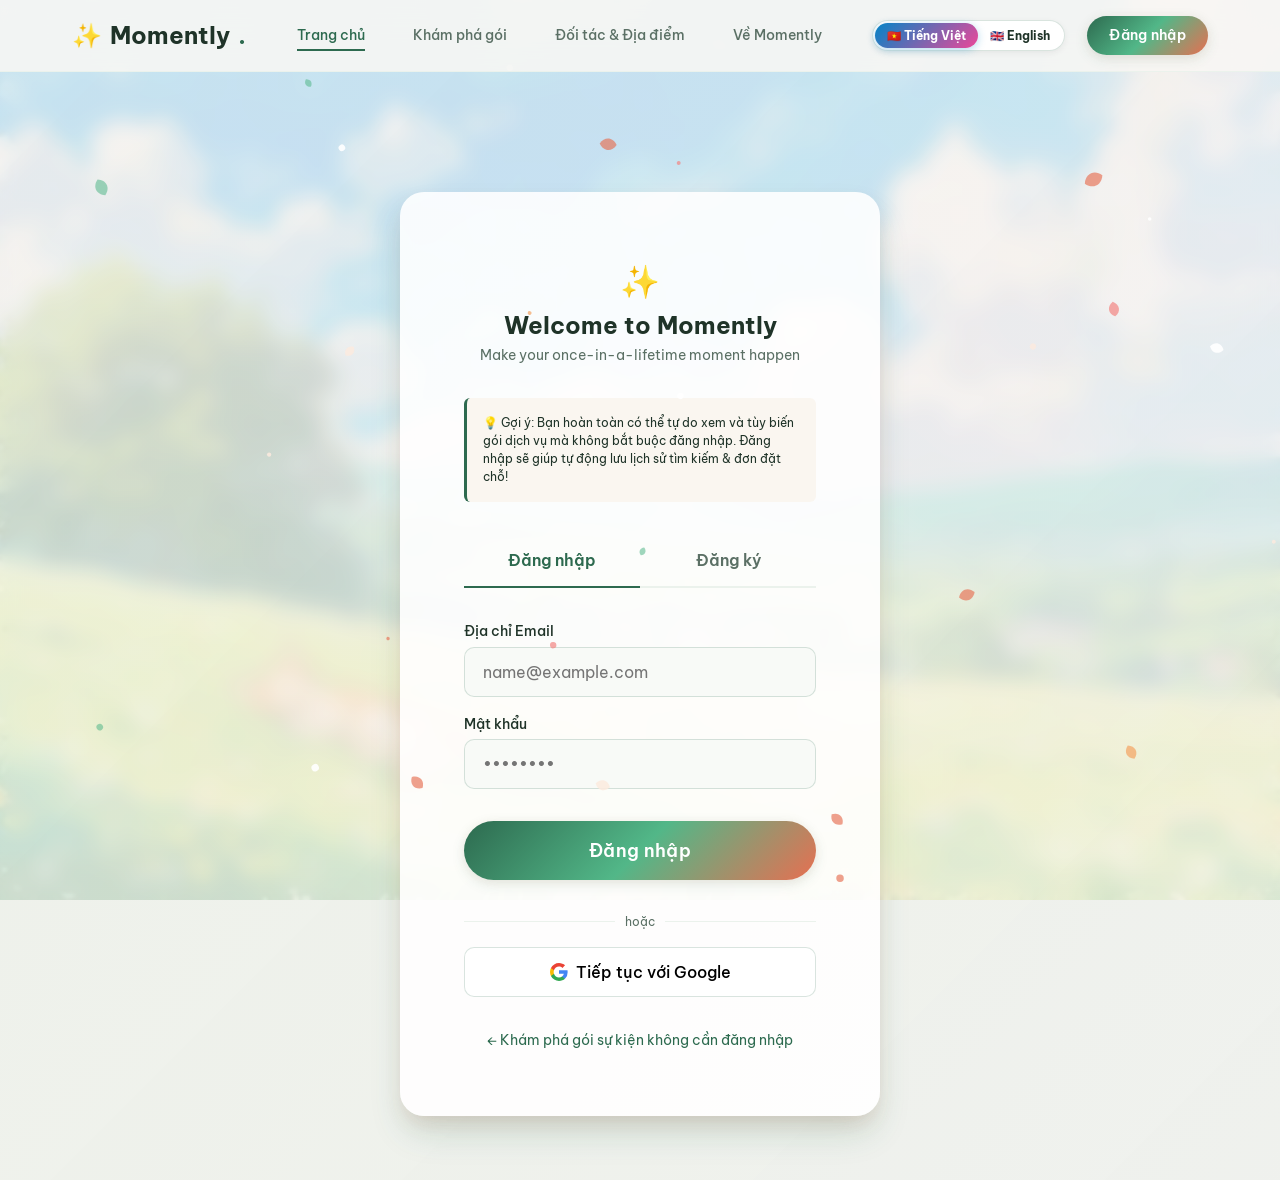
<file: momently/login.html>
<!DOCTYPE html>
<html lang="en">
<head>
  <meta charset="UTF-8">
  <meta name="viewport" content="width=device-width, initial-scale=1.0">
  <meta name="description" content="Sign in or create an account on Momently to save your event searches and track bookings.">
  <title>Sign In / Register – Momently</title>
  <link rel="stylesheet" href="css/style.css">
  <link rel="icon" href="data:image/svg+xml,<svg xmlns='http://www.w3.org/2000/svg' viewBox='0 0 100 100'><text y='.9em' font-size='90'>✨</text></svg>">
  <!-- Official Google Identity Services SDK -->
  <script src="https://accounts.google.com/gsi/client" async defer></script>
  <style>
    .auth-page {
      min-height: 100vh;
      display: flex;
      flex-direction: column;
      background: linear-gradient(135deg, rgba(200, 149, 108, 0.05) 0%, rgba(232, 180, 184, 0.08) 100%);
    }
    .auth-container {
      flex: 1;
      display: flex;
      align-items: center;
      justify-content: center;
      padding: calc(var(--nav-height) + var(--space-2xl)) var(--space-md) var(--space-3xl);
    }
    .auth-card {
      background: var(--color-bg-card);
      border-radius: var(--radius-xl);
      box-shadow: var(--shadow-xl);
      width: 100%;
      max-width: 480px;
      padding: var(--space-3xl);
      position: relative;
    }
    .auth-tabs {
      display: flex;
      border-bottom: 2px solid var(--color-border-light);
      margin-bottom: var(--space-xl);
    }
    .auth-tab {
      flex: 1;
      text-align: center;
      padding: var(--space-md);
      font-weight: 600;
      color: var(--color-text-muted);
      cursor: pointer;
      position: relative;
      background: none;
      border: none;
      font-size: var(--text-base);
    }
    .auth-tab.active {
      color: var(--color-primary);
    }
    .auth-tab.active::after {
      content: '';
      position: absolute;
      bottom: -2px;
      left: 0;
      right: 0;
      height: 2px;
      background: var(--color-primary);
    }
    .info-note {
      background: #faf6f0;
      border-left: 3px solid var(--color-primary);
      padding: var(--space-md);
      border-radius: var(--radius-sm);
      font-size: var(--text-xs);
      color: var(--color-text);
      line-height: 1.5;
      margin-bottom: var(--space-xl);
    }
    .quick-demo-btn {
      width: 100%;
      background: #f4efe9;
      border: 1px dashed var(--color-primary);
      color: var(--color-primary);
      padding: 10px;
      border-radius: var(--radius-md);
      font-size: var(--text-sm);
      font-weight: 600;
      cursor: pointer;
      margin-top: var(--space-md);
      transition: all 0.2s;
    }
    .quick-demo-btn:hover {
      background: var(--color-primary);
      color: #fff;
    }

    /* Google v3 Dark Theme Modal (Exact match to Google Account Chooser in media_1791085055007.png) */
    .google-modal-overlay {
      position: fixed;
      top: 0; left: 0; right: 0; bottom: 0;
      background: rgba(0, 0, 0, 0.78);
      backdrop-filter: blur(5px);
      z-index: 99999;
      display: flex;
      align-items: center;
      justify-content: center;
      padding: 16px;
      font-family: -apple-system, BlinkMacSystemFont, 'Segoe UI', Roboto, Helvetica, Arial, sans-serif;
    }
    .google-modal-container {
      background: #131314;
      border: 1px solid #444746;
      border-radius: 28px;
      width: 100%;
      max-width: 720px;
      box-shadow: 0 16px 48px rgba(0, 0, 0, 0.6);
      overflow: hidden;
      animation: googleModalIn 0.25s cubic-bezier(0.1, 0.9, 0.2, 1);
    }
    @keyframes googleModalIn {
      from { opacity: 0; transform: scale(0.96) translateY(12px); }
      to { opacity: 1; transform: scale(1) translateY(0); }
    }
    .google-browser-bar {
      display: flex;
      align-items: center;
      justify-content: space-between;
      padding: 10px 18px;
      background: #1e1f20;
      border-bottom: 1px solid #333538;
    }
    .google-address-pill {
      display: inline-flex;
      align-items: center;
      gap: 6px;
      background: #131314;
      border: 1px solid #444746;
      border-radius: 20px;
      padding: 4px 14px;
      font-size: 11.5px;
      font-family: monospace;
      letter-spacing: 0.2px;
    }
    .google-close-btn {
      background: none;
      border: none;
      color: #c4c7c5;
      font-size: 22px;
      cursor: pointer;
      line-height: 1;
      padding: 0 4px;
      transition: color 0.15s;
    }
    .google-close-btn:hover { color: #fff; }
    .google-card-inner {
      padding: 28px 36px 20px;
      position: relative;
    }
    .google-loading-bar {
      position: absolute;
      top: 0; left: 0; right: 0;
      height: 3px;
      background: transparent;
      overflow: hidden;
    }
    .google-loading-bar.active {
      background: #041e49;
    }
    .google-loading-bar.active::after {
      content: '';
      position: absolute;
      left: 0; top: 0; bottom: 0;
      width: 40%;
      background: #a8c7fa;
      animation: googleLoadingAnim 0.7s infinite linear;
    }
    @keyframes googleLoadingAnim {
      0% { left: -40%; width: 30%; }
      50% { left: 40%; width: 50%; }
      100% { left: 100%; width: 30%; }
    }
    .google-header-brand {
      display: flex;
      align-items: center;
      gap: 10px;
      margin-bottom: 24px;
    }
    .google-body-grid {
      display: grid;
      grid-template-columns: 240px 1fr;
      gap: 32px;
    }
    @media (max-width: 640px) {
      .google-body-grid { grid-template-columns: 1fr; gap: 16px; }
      .google-card-inner { padding: 20px; }
    }
    .google-app-badge {
      width: 44px; height: 44px;
      background: #282a2d;
      border-radius: 12px;
      display: flex;
      align-items: center;
      justify-content: center;
      font-size: 20px;
      border: 1px solid #444746;
    }
    .google-title {
      font-size: 26px;
      font-weight: 400;
      color: #e3e3e3;
      margin: 14px 0 6px;
      line-height: 1.25;
    }
    .google-subtitle {
      font-size: 13.5px;
      color: #c4c7c5;
      margin: 0;
    }
    .google-accounts-wrap {
      display: flex;
      flex-direction: column;
    }
    .google-account-item {
      display: flex;
      align-items: center;
      gap: 14px;
      padding: 13px 12px;
      border-bottom: 1px solid #282a2d;
      cursor: pointer;
      border-radius: 10px;
      transition: background 0.15s;
    }
    .google-account-item:hover {
      background: rgba(255, 255, 255, 0.06);
    }
    .google-avatar-circle {
      width: 36px; height: 36px;
      border-radius: 50%;
      display: flex;
      align-items: center;
      justify-content: center;
      font-size: 17px;
      flex-shrink: 0;
    }
    .google-account-details {
      flex: 1;
      min-width: 0;
    }
    .google-account-name {
      font-size: 13.5px;
      font-weight: 500;
      color: #e3e3e3;
      white-space: nowrap;
      overflow: hidden;
      text-overflow: ellipsis;
    }
    .google-account-email {
      font-size: 12px;
      color: #c4c7c5;
      white-space: nowrap;
      overflow: hidden;
      text-overflow: ellipsis;
      margin-top: 1px;
    }
    .google-custom-input {
      width: 100%;
      background: #131314;
      border: 1px solid #444746;
      color: #e3e3e3;
      padding: 9px 12px;
      border-radius: 8px;
      font-size: 12.5px;
      margin-bottom: 8px;
      outline: none;
      box-sizing: border-box;
    }
    .google-custom-input:focus {
      border-color: #a8c7fa;
    }
    .google-custom-btn-cancel {
      background: none;
      border: none;
      color: #a8c7fa;
      padding: 6px 14px;
      font-size: 12.5px;
      font-weight: 500;
      cursor: pointer;
      border-radius: 6px;
    }
    .google-custom-btn-submit {
      background: #a8c7fa;
      border: none;
      color: #041e49;
      padding: 7px 18px;
      font-size: 12.5px;
      font-weight: 600;
      cursor: pointer;
      border-radius: 18px;
    }
    .google-disclaimer {
      font-size: 11.5px;
      color: #8e918f;
      line-height: 1.5;
      margin-top: 24px;
      padding-top: 16px;
      border-top: 1px solid #282a2d;
    }
    .google-disclaimer a { color: #a8c7fa; text-decoration: none; }
    .google-footer-bar {
      display: flex;
      align-items: center;
      justify-content: space-between;
      padding: 12px 36px 18px;
      border-top: 1px solid #282a2d;
      background: #131314;
    }
  </style>
</head>
<body>
  <header class="navbar" id="navbar"></header>

  <div class="auth-page">
    <div class="auth-container">
      <div class="auth-card">
        <!-- Logo / Title -->
        <div style="text-align:center;margin-bottom:var(--space-xl);">
          <span style="font-size:2rem;">✨</span>
          <h1 id="authTitle" style="font-size:var(--text-2xl);margin-top:var(--space-xs);margin-bottom:var(--space-xs);">Welcome to Momently</h1>
          <p id="authSubtitle" style="color:var(--color-text-muted);font-size:var(--text-sm);">Make your once-in-a-lifetime moment happen</p>
        </div>

        <!-- Clarification Banner -->
        <div class="info-note" data-i18n="auth_demo_hint">
          💡 Gợi ý: Bạn hoàn toàn có thể tự do xem và tùy biến gói dịch vụ mà không bắt buộc đăng nhập. Đăng nhập sẽ giúp tự động lưu lịch sử tìm kiếm & đơn đặt chỗ!
        </div>

        <!-- Auth Tabs -->
        <div class="auth-tabs">
          <button class="auth-tab active" id="tabSignIn" onclick="switchAuthTab('signin')" data-i18n="nav_login">Sign In</button>
          <button class="auth-tab" id="tabSignUp" onclick="switchAuthTab('signup')" data-i18n="nav_register">Sign Up</button>
        </div>

        <!-- Sign In Form -->
        <form id="signInForm" onsubmit="handleSignIn(event)">
          <div class="form-group">
            <label class="form-label" data-i18n="auth_email">Email Address</label>
            <input type="email" id="loginEmail" class="form-input" placeholder="name@example.com" required>
          </div>
          <div class="form-group">
            <label class="form-label" data-i18n="auth_password">Password</label>
            <input type="password" id="loginPass" class="form-input" placeholder="••••••••" required>
          </div>
          <button type="submit" class="btn btn-primary btn-lg" style="width:100%;margin-top:var(--space-md);" data-i18n="auth_login_btn">
            Sign In
          </button>
        </form>

        <!-- Sign Up Form -->
        <form id="signUpForm" style="display:none;" onsubmit="handleSignUp(event)">
          <div class="form-group">
            <label class="form-label" data-i18n="auth_name">Full Name</label>
            <input type="text" id="regName" class="form-input" placeholder="Nguyễn Văn A" required>
          </div>
          <div class="form-group">
            <label class="form-label" data-i18n="auth_email">Email Address</label>
            <input type="email" id="regEmail" class="form-input" placeholder="name@example.com" required>
          </div>
          <div class="form-group">
            <label class="form-label" data-i18n="auth_phone">Phone Number</label>
            <input type="tel" id="regPhone" class="form-input" placeholder="0901234567" required>
          </div>
          <div class="form-group">
            <label class="form-label" data-i18n="auth_password">Password</label>
            <input type="password" id="regPass" class="form-input" placeholder="••••••••" required>
          </div>
          <button type="submit" class="btn btn-primary btn-lg" style="width:100%;margin-top:var(--space-md);" data-i18n="auth_register_btn">
            Create Account
          </button>
        </form>

        <!-- Social login simulation -->
        <div style="margin-top:var(--space-xl);text-align:center;">
          <div style="display:flex;align-items:center;gap:10px;margin-bottom:var(--space-md);">
            <div style="flex:1;height:1px;background:var(--color-border-light);"></div>
            <span style="font-size:var(--text-xs);color:var(--color-text-muted);" data-i18n="auth_or">or</span>
            <div style="flex:1;height:1px;background:var(--color-border-light);"></div>
          </div>

          <button type="button" class="btn-google" id="btnGoogleSignIn" onclick="handleGoogleLoginClick()">
            <svg width="18" height="18" viewBox="0 0 18 18">
              <path fill="#4285F4" d="M17.64 9.2c0-.63-.06-1.25-.16-1.84H9v3.49h4.84a4.14 4.14 0 0 1-1.8 2.71v2.26h2.92a8.78 8.78 0 0 0 2.68-6.62z"/>
              <path fill="#34A853" d="M9 18c2.43 0 4.47-.8 5.96-2.18l-2.92-2.26c-.8.54-1.83.87-3.04.87-2.34 0-4.32-1.58-5.03-3.71H.96v2.33C2.44 15.98 5.48 18 9 18z"/>
              <path fill="#FBBC05" d="M3.97 10.72A5.4 5.4 0 0 1 3.68 9c0-.6.1-1.18.29-1.72V4.95H.96A8.99 8.99 0 0 0 0 9c0 1.45.35 2.82.96 4.05l3.01-2.33z"/>
              <path fill="#EA4335" d="M9 3.58c1.32 0 2.5.45 3.44 1.35l2.58-2.59C13.46.89 11.43 0 9 0 5.48 0 2.44 2.02.96 4.95l3.01 2.33c.71-2.13 2.69-3.7 5.03-3.7z"/>
            </svg>
            <span data-i18n="auth_google">Continue with Google</span>
          </button>
        </div>

        <!-- Back to explore / guest -->
        <div style="text-align:center;margin-top:var(--space-xl);font-size:var(--text-sm);">
          <a href="explore.html" style="color:var(--color-primary);text-decoration:none;" data-i18n="auth_explore_guest">
            ← Khám phá gói sự kiện không cần đăng nhập
          </a>
        </div>
      </div>
    </div>
  </div>

  <!-- Scripts -->
  <script src="js/i18n.js"></script>
  <script src="js/hanoi_locations.js"></script>
  <script src="js/hanoi_vendors.js"></script>
  <script src="js/data.js"></script>
  <script src="js/app.js"></script>
  <script>
    initApp('home');

    // Check if user already logged in; show option to continue or switch account without force redirect
    const currentUser = getUser();
    if (currentUser) {
      const banner = document.createElement('div');
      banner.style.cssText = 'background:rgba(212,175,55,0.12);border:1px solid rgba(212,175,55,0.4);border-radius:10px;padding:12px 14px;margin-bottom:18px;display:flex;align-items:center;justify-content:space-between;font-size:13px;';
      banner.innerHTML = `
        <div>
          <span style="color:var(--color-text-muted);">Đang đăng nhập:</span> 
          <strong style="color:var(--color-primary);">${currentUser.name || currentUser.email}</strong>
        </div>
        <div style="display:flex;gap:8px;">
          <a href="profile.html" class="btn btn-sm btn-outline" style="padding:4px 10px;font-size:12px;">Hồ sơ</a>
          <button type="button" onclick="logout()" class="btn btn-sm btn-outline" style="padding:4px 10px;font-size:12px;color:#e53e3e;border-color:#e53e3e;">Đổi tài khoản</button>
        </div>
      `;
      const card = document.querySelector('.auth-card');
      if (card) {
        card.insertBefore(banner, card.querySelector('.auth-tabs'));
      }
    }

    // Check if returning from Google official site
    if (sessionStorage.getItem('momently_returned_from_google') === '1') {
      sessionStorage.removeItem('momently_returned_from_google');
      const googleReturnBanner = document.createElement('div');
      googleReturnBanner.id = 'googleReturnBanner';
      googleReturnBanner.style.cssText = 'background:#f0f6ff;border:1.5px solid #4285f4;border-radius:12px;padding:16px;margin-bottom:18px;text-align:left;animation:fadeIn 0.3s ease;';
      googleReturnBanner.innerHTML = `
        <div style="display:flex;align-items:center;gap:10px;margin-bottom:8px;">
          <svg width="22" height="22" viewBox="0 0 48 48">
            <path fill="#EA4335" d="M24 9.5c3.54 0 6.71 1.22 9.21 3.6l6.85-6.85C35.9 2.38 30.47 0 24 0 14.62 0 6.51 5.38 2.56 13.22l7.98 6.19C12.43 13.72 17.74 9.5 24 9.5z"/>
            <path fill="#4285F4" d="M46.98 24.55c0-1.57-.15-3.09-.38-4.55H24v9.02h12.94c-.58 2.96-2.26 5.48-4.78 7.18l7.73 6c4.51-4.18 7.09-10.36 7.09-17.65z"/>
            <path fill="#FBBC05" d="M10.53 28.59c-.48-1.45-.76-2.99-.76-4.59s.27-3.14.76-4.59l-7.98-6.19C.92 16.46 0 20.12 0 24c0 3.88.92 7.54 2.56 10.78l7.97-6.19z"/>
            <path fill="#34A853" d="M24 48c6.48 0 11.93-2.13 15.89-5.81l-7.73-6c-2.15 1.45-4.92 2.3-8.16 2.3-6.26 0-11.57-4.22-13.47-9.91l-7.98 6.19C6.51 42.62 14.62 48 24 48z"/>
          </svg>
          <span style="font-weight:700;font-size:13.5px;color:#1a73e8;">Đã quay lại từ Google</span>
        </div>
        <p style="font-size:12px;color:#3c4043;line-height:1.5;margin-bottom:12px;">
          Bạn vừa truy cập trang Google chính thức. Bạn đã hoàn tất đăng nhập tài khoản trên Google chưa?
        </p>
        <div style="display:flex;gap:8px;">
          <button type="button" onclick="confirmGoogleLoggedIn()" class="btn btn-primary" style="flex:1;background:#1a73e8;border-color:#1a73e8;font-size:12px;padding:8px 12px;font-weight:600;">
            ✓ Đã đăng nhập xong → Vào trang chủ
          </button>
          <button type="button" onclick="document.getElementById('googleReturnBanner').remove()" class="btn btn-secondary" style="font-size:12px;padding:8px 12px;">
            Chưa, thử lại
          </button>
        </div>
      `;
      const card = document.querySelector('.auth-card');
      if (card) {
        card.insertBefore(googleReturnBanner, card.querySelector('.auth-tabs'));
      }
    }

    function switchAuthTab(tab) {
      const isSignIn = tab === 'signin';
      document.getElementById('tabSignIn').classList.toggle('active', isSignIn);
      document.getElementById('tabSignUp').classList.toggle('active', !isSignIn);
      document.getElementById('signInForm').style.display = isSignIn ? 'block' : 'none';
      document.getElementById('signUpForm').style.display = isSignIn ? 'none' : 'block';
      
      const lang = getLang();
      document.getElementById('authTitle').textContent = isSignIn ? t('auth_login_title') : t('auth_register_title');
      document.getElementById('authSubtitle').textContent = isSignIn ? t('auth_login_subtitle') : t('auth_register_subtitle');
    }

    function handleSignIn(e) {
      if (e && e.preventDefault) e.preventDefault();
      const email = document.getElementById('loginEmail').value.trim();
      const pass = document.getElementById('loginPass').value;
      
      const res = loginUser(email, pass);
      if (res.success) {
        showToast(getLang() === 'vi' ? 'Đăng nhập thành công!' : 'Signed in successfully!', 'success');
        setTimeout(() => {
          window.location.href = 'profile.html';
        }, 600);
      } else {
        showToast(res.error, 'error');
        // If account does not exist, give hint to sign up
        if (res.error && res.error.includes('đăng ký')) {
          setTimeout(() => {
            const signupBtn = document.getElementById('tabSignUp');
            if (signupBtn) signupBtn.click();
            const regEmail = document.getElementById('regEmail');
            if (regEmail && !regEmail.value) regEmail.value = email;
          }, 1200);
        }
      }
    }

    function handleSignUp(e) {
      if (e && e.preventDefault) e.preventDefault();
      const name = document.getElementById('regName').value.trim();
      const email = document.getElementById('regEmail').value.trim();
      const phone = document.getElementById('regPhone').value.trim();
      const pass = document.getElementById('regPass').value;

      const res = registerUser(name, email, phone, pass);
      if (res.success) {
        showToast(getLang() === 'vi' ? 'Đăng ký thành công!' : 'Account created successfully!', 'success');
        setTimeout(() => {
          window.location.href = 'profile.html';
        }, 600);
      } else {
        showToast(res.error, 'error');
      }
    }

    // ---- Official Google OAuth 2.0 Integration ----
    const GOOGLE_CLIENT_ID = '885266795254-qamp3m8skft0lui3jqqckqqmvni0lepk.apps.googleusercontent.com';

    function handleGoogleLoginClick() {
      // 1. If running on file:// protocol
      if (window.location.protocol === 'file:') {
        showFileProtocolNotice();
        return;
      }

      // 2. Dynamic redirect URI matching current domain
      // Example: http://localhost:8000/index.html or https://momently.netlify.app/index.html
      const redirectUri = window.location.origin + window.location.pathname.replace('login.html', 'index.html');

      // 3. Official Google OAuth 2.0 endpoint (shows accounts on machine, redirects back to redirectUri)
      const oauthUrl = 'https://accounts.google.com/o/oauth2/v2/auth?' +
        'client_id=' + encodeURIComponent(GOOGLE_CLIENT_ID) +
        '&redirect_uri=' + encodeURIComponent(redirectUri) +
        '&response_type=token' +
        '&scope=' + encodeURIComponent('email profile openid') +
        '&prompt=select_account';

      // 4. Navigate directly to Google
      window.location.href = oauthUrl;
    }

    function showFileProtocolNotice() {
      let notice = document.getElementById('protocolNoticeModal');
      if (!notice) {
        notice = document.createElement('div');
        notice.id = 'protocolNoticeModal';
        notice.style.cssText = 'position:fixed;top:0;left:0;width:100%;height:100%;background:rgba(0,0,0,0.7);z-index:9999;display:flex;align-items:center;justify-content:center;padding:16px;animation:fadeIn 0.2s ease;';
        notice.innerHTML = `
          <div style="background:#fff;border-radius:16px;max-width:520px;width:100%;padding:28px 24px;box-shadow:0 20px 40px rgba(0,0,0,0.3);position:relative;">
            <div style="display:flex;align-items:center;gap:12px;margin-bottom:16px;">
              <svg width="28" height="28" viewBox="0 0 48 48">
                <path fill="#EA4335" d="M24 9.5c3.54 0 6.71 1.22 9.21 3.6l6.85-6.85C35.9 2.38 30.47 0 24 0 14.62 0 6.51 5.38 2.56 13.22l7.98 6.19C12.43 13.72 17.74 9.5 24 9.5z"/>
                <path fill="#4285F4" d="M46.98 24.55c0-1.57-.15-3.09-.38-4.55H24v9.02h12.94c-.58 2.96-2.26 5.48-4.78 7.18l7.73 6c4.51-4.18 7.09-10.36 7.09-17.65z"/>
                <path fill="#FBBC05" d="M10.53 28.59c-.48-1.45-.76-2.99-.76-4.59s.27-3.14.76-4.59l-7.98-6.19C.92 16.46 0 20.12 0 24c0 3.88.92 7.54 2.56 10.78l7.97-6.19z"/>
                <path fill="#34A853" d="M24 48c6.48 0 11.93-2.13 15.89-5.81l-7.73-6c-2.15 1.45-4.92 2.3-8.16 2.3-6.26 0-11.57-4.22-13.47-9.91l-7.98 6.19C6.51 42.62 14.62 48 24 48z"/>
              </svg>
              <h3 style="margin:0;font-size:18px;color:#202124;">Đã cấu hình Google Client ID thành công!</h3>
            </div>
            <p style="font-size:13.5px;color:#3c4043;line-height:1.6;margin-bottom:16px;">
              Mã Client ID của bạn (<code>885266795254...</code>) đã được gắn vào mã nguồn. Để máy chủ Google có thể <strong>tự động chuyển hướng quay về Momently</strong>, Google yêu cầu trang web chạy trên tên miền web (chứ không chạy trực tiếp từ đường dẫn file local <code>file:///</code>).
            </p>
            <div style="background:#f8f9fa;border:1px solid #dadce0;border-radius:10px;padding:14px;margin-bottom:20px;font-size:13px;line-height:1.6;color:#202124;">
              <strong>Cách mở để Google tự động chuyển về:</strong>
              <div style="margin-top:6px;">1. Bấm nút màu xanh bên dưới để mở ngay qua <code>http://localhost:8000/login.html</code>.</div>
              <div style="margin-top:4px;">2. Hoặc khi bạn đưa thư mục này lên <strong>Netlify</strong> (ví dụ <code>https://momently.netlify.app</code>), Google sẽ tự động chuyển về mượt mà 100%!</div>
            </div>
            <div style="display:flex;gap:10px;">
              <a href="http://localhost:8000/login.html" class="btn btn-primary" style="flex:1;text-align:center;text-decoration:none;padding:10px 16px;border-radius:8px;font-weight:600;font-size:13px;">
                Mở qua Localhost (http://localhost:8000)
              </a>
              <button type="button" onclick="document.getElementById('protocolNoticeModal').remove()" class="btn btn-secondary" style="padding:10px 16px;border-radius:8px;font-size:13px;">
                Đóng
              </button>
            </div>
          </div>
        `;
        document.body.appendChild(notice);
      }
      notice.style.display = 'flex';
    }

    function onLangChange() {
      setLang(getLang());
    }
    window.addEventListener('langchange', () => onLangChange());
  </script>
</body>
</html>
</file>
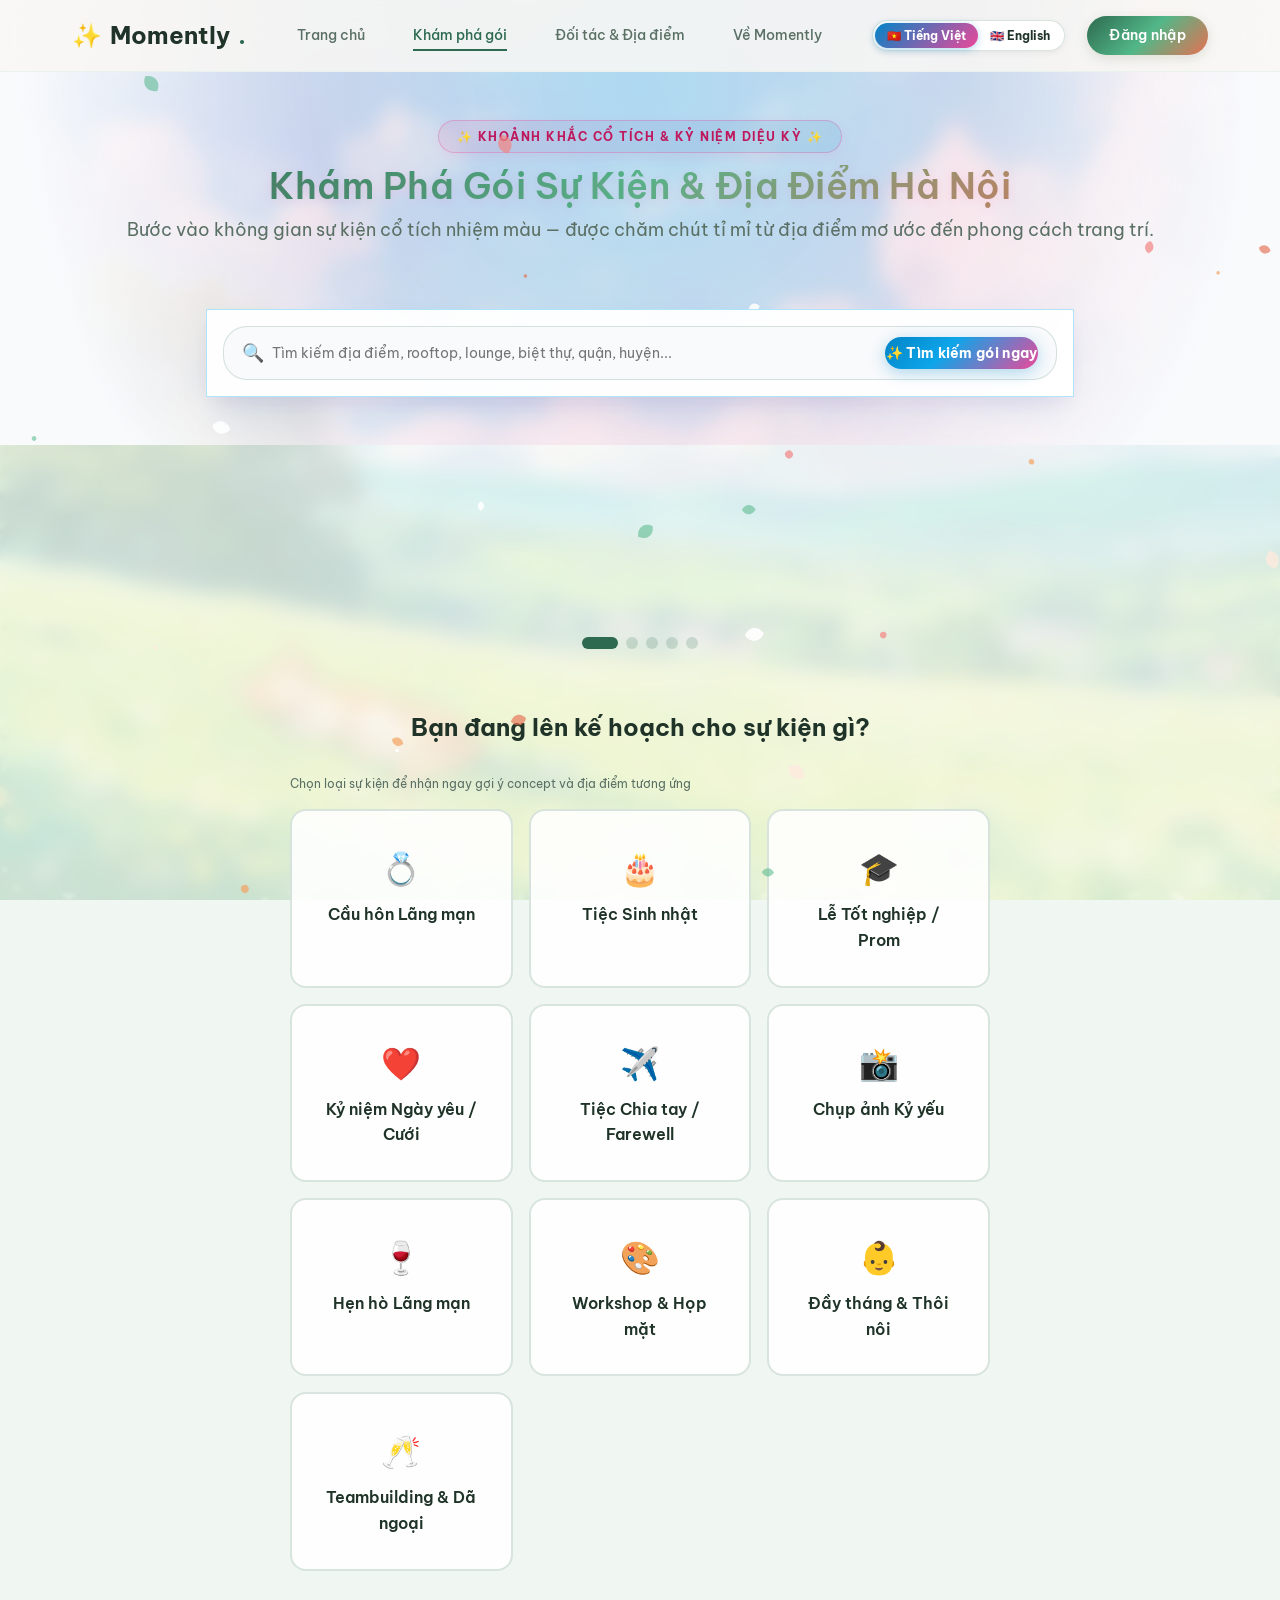
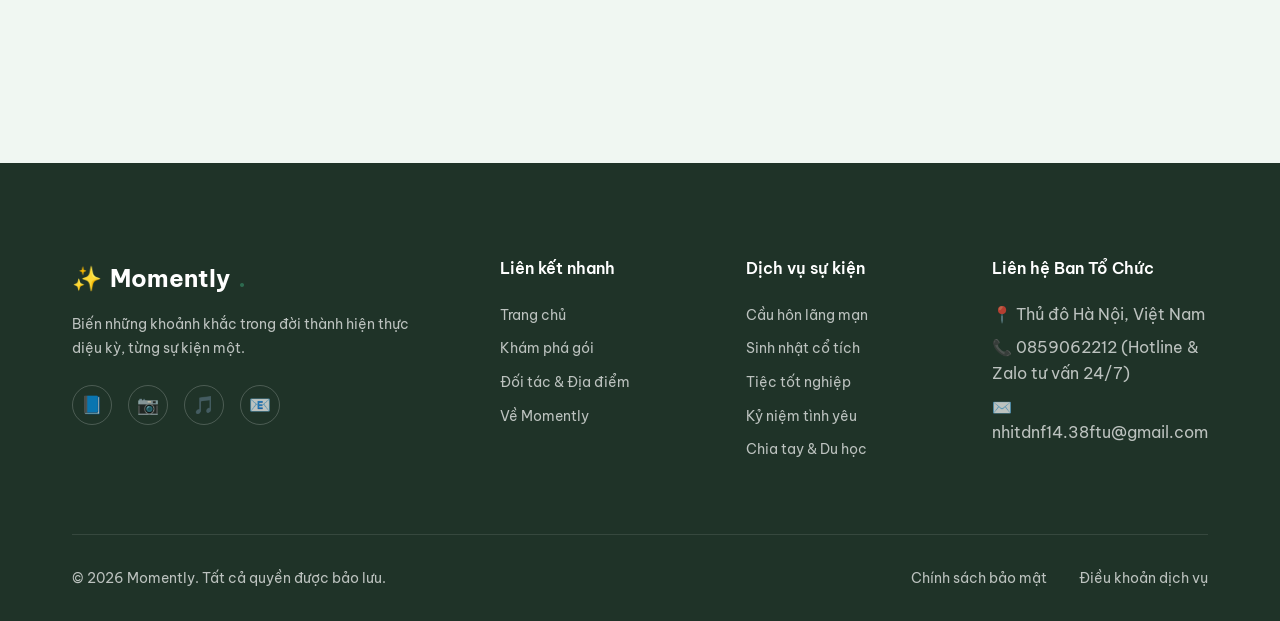
<file: momently/package-detail.html>
<!DOCTYPE html>
<html lang="en">
<head>
  <meta charset="UTF-8">
  <meta name="viewport" content="width=device-width, initial-scale=1.0">
  <meta name="description" content="View and customize event packages on Momently. Select services, adjust your package, and book with one click.">
  <title>Package Detail – Momently</title>
  <link rel="stylesheet" href="css/style.css">
  <link rel="icon" href="data:image/svg+xml,<svg xmlns='http://www.w3.org/2000/svg' viewBox='0 0 100 100'><text y='.9em' font-size='90'>✨</text></svg>">
</head>
<body>
  <header class="navbar" id="navbar"></header>

  <main class="detail-hero">
    <div class="container">
      <!-- Gallery -->
      <div class="detail-gallery" id="gallery">
        <img id="galleryImg" src="" alt="">
        <div class="gallery-dots" id="galleryDots"></div>
        <div class="gallery-nav">
          <button onclick="galleryPrev()">◀</button>
          <button onclick="galleryNext()">▶</button>
        </div>
      </div>

      <!-- Layout -->
      <div class="detail-layout">
        <!-- Info -->
        <div class="detail-info">
          <div style="display:flex;align-items:center;gap:8px;margin-bottom:var(--space-md);">
            <span id="detailEventBadge" style="font-size:var(--text-xs);background:var(--color-bg-alt);padding:4px 14px;border-radius:var(--radius-full);"></span>
            <span id="detailStyleBadge" style="font-size:var(--text-xs);background:var(--color-bg-alt);padding:4px 14px;border-radius:var(--radius-full);"></span>
          </div>
          <h1 id="detailTitle"></h1>
          <div class="detail-meta">
            <div class="detail-meta-item">
              <span class="icon">⭐</span>
              <span id="detailRating"></span>
              <span id="detailReviewCount" style="color:var(--color-text-light);"></span>
            </div>
            <div class="detail-meta-item">
              <span class="icon">👥</span>
              <span id="detailGuests"></span>
            </div>
            <div class="detail-meta-item">
              <span class="icon">📦</span>
              <span id="detailServiceCount"></span>
            </div>
            <div class="detail-meta-item">
              <span class="icon">🔥</span>
              <span id="detailBooked"></span>
            </div>
          </div>
          <p class="detail-description" id="detailDescription"></p>

          <!-- Location & Directions Section -->
          <div class="location-directions-card" style="background:var(--color-bg-card);border:1px solid var(--color-border);border-radius:var(--radius-xl);padding:var(--space-xl);margin:var(--space-xl) 0;box-shadow:var(--shadow-sm);">
            <div style="display:flex;align-items:center;justify-content:space-between;flex-wrap:wrap;gap:12px;margin-bottom:var(--space-md);">
              <div style="display:flex;align-items:center;gap:10px;">
                <span style="font-size:1.8rem;">📍</span>
                <div>
                  <h3 style="margin:0;font-size:var(--text-lg);color:var(--color-secondary);" data-i18n="directions_title">Địa chỉ cụ thể & Hướng dẫn di chuyển</h3>
                  <span id="detailLocationTag" style="font-size:var(--text-xs);color:var(--color-primary);font-weight:600;"></span>
                </div>
              </div>
              <a id="detailMapLink" href="#" target="_blank" rel="noopener" class="btn btn-sm btn-pink-blue" data-i18n="directions_open_map">🗺️ Mở Google Maps</a>
            </div>

            <div style="background:var(--color-bg-alt);border:1px solid var(--color-border-light);border-radius:var(--radius-lg);padding:var(--space-md);margin-bottom:var(--space-md);">
              <div style="font-size:var(--text-xs);font-weight:700;color:var(--color-text-muted);text-transform:uppercase;margin-bottom:4px;" data-i18n="directions_address">Địa chỉ cụ thể:</div>
              <div id="detailAddress" style="font-size:var(--text-sm);font-weight:600;color:var(--color-secondary);line-height:1.5;"></div>
            </div>

            <div>
              <div style="font-size:var(--text-xs);font-weight:700;color:var(--color-primary);text-transform:uppercase;margin-bottom:6px;" data-i18n="directions_transport">Hướng dẫn di chuyển & Đỗ xe:</div>
              <div id="detailDirections" style="font-size:var(--text-sm);color:var(--color-text);line-height:1.7;background:#fff;border:1px solid var(--color-border-light);border-radius:var(--radius-md);padding:var(--space-md);white-space:pre-line;"></div>
            </div>
          </div>

          <!-- Included Services -->
          <div class="services-section">
            <h2 data-i18n="detail_includes"></h2>
            <div id="servicesList"></div>
          </div>

          <!-- Reviews -->
          <div class="reviews-section">
            <h2 data-i18n="detail_reviews"></h2>
            <div id="reviewsList"></div>
          </div>
        </div>

        <!-- Booking Sidebar -->
        <div class="booking-sidebar">
          <div class="booking-card">
            <div class="booking-price">
              <span class="current" id="bookingPrice"></span>
              <span class="original" id="bookingOriginal"></span>
              <span class="discount" id="bookingDiscount"></span>
            </div>

            <div class="booking-divider"></div>

            <div id="bookingBreakdown"></div>

            <div class="booking-divider"></div>

            <div class="booking-detail">
              <span class="label" data-i18n="detail_total"></span>
              <span class="booking-total" id="bookingTotal"></span>
            </div>

            <a id="bookNowBtn" class="btn btn-primary btn-lg" data-i18n="detail_book" style="cursor:pointer;"></a>
          </div>
        </div>
      </div>

      <!-- Similar Packages -->
      <div style="padding:var(--space-3xl) 0;">
        <h2 class="section-title" data-i18n="detail_similar"></h2>
        <div class="packages-grid" id="similarGrid" style="margin-top:var(--space-xl);"></div>
      </div>
    </div>
  </main>

  <footer class="footer" id="footer"></footer>

  <!-- Scripts -->
  <script src="js/i18n.js"></script>
  <script src="js/hanoi_locations.js"></script>
  <script src="js/hanoi_vendors.js"></script>
  <script src="js/data.js"></script>
  <script src="js/app.js"></script>
  <script>
    initApp('explore');

    const pkgId = getUrlParam('id');
    const pkg = getPackageById(pkgId);

    if (!pkg) {
      window.location.href = 'explore.html';
    }

    let currentGalleryIdx = 0;
    let customServices = [...pkg.services];

    function renderPage() {
      const lang = getLang();
      const name = lang === 'vi' ? pkg.name_vi : pkg.name_en;
      const desc = lang === 'vi' ? pkg.description_vi : pkg.description_en;
      const discount = Math.round((1 - pkg.price / pkg.originalPrice) * 100);

      document.title = `${name} – Momently`;

      // Gallery
      renderGallery();

      // Info
      const eventObj = typeof eventTypes !== 'undefined' ? eventTypes.find(e => e.id === pkg.event) : null;
      document.getElementById('detailEventBadge').textContent = (eventObj ? (lang === 'vi' ? eventObj.name_vi : eventObj.name_en) : '') || t('event_' + pkg.event) || (lang === 'vi' ? 'Sự kiện' : 'Event');
      document.getElementById('detailStyleBadge').textContent = t('style_' + pkg.style);
      document.getElementById('detailTitle').textContent = name;
      document.getElementById('detailRating').textContent = pkg.rating;
      document.getElementById('detailReviewCount').textContent = `(${pkg.reviewCount} ${t('detail_reviews')})`;
      document.getElementById('detailGuests').textContent = `${pkg.maxGuests} ${t('common_guests')}`;
      document.getElementById('detailServiceCount').textContent = `${customServices.length} ${t('common_services')}`;
      document.getElementById('detailBooked').textContent = `${pkg.booked} ${t('featured_booked')}`;
      document.getElementById('detailDescription').textContent = desc;

      // Location & Directions Guide
      const cityObj = typeof cities !== 'undefined' ? cities.find(c => c.id === pkg.city) : null;
      const cityName = cityObj ? (lang === 'vi' ? cityObj.name_vi : cityObj.name_en) : '';
      const distObj = cityObj && cityObj.districts ? cityObj.districts.find(d => d.id === pkg.district) : null;
      const distName = distObj ? (lang === 'vi' ? distObj.name_vi : distObj.name_en) : '';
      const hanoiTitle = lang === 'vi' ? 'Thủ đô Hà Nội' : 'Hanoi Capital';
      const locTag = pkg.ward ? `${pkg.ward} • ${cityName || hanoiTitle}` : (distName ? `${distName} • ${cityName || hanoiTitle}` : hanoiTitle);
      
      document.getElementById('detailLocationTag').textContent = `📍 ${locTag}`;

      document.getElementById('detailAddress').textContent = (lang === 'vi' ? pkg.address_vi : pkg.address_en) || pkg.address_vi || '';
      document.getElementById('detailDirections').textContent = (lang === 'vi' ? pkg.directions_vi : pkg.directions_en) || pkg.directions_vi || '';
      document.getElementById('detailMapLink').href = pkg.mapUrl || ('https://maps.google.com/?q=' + encodeURIComponent(pkg.address_vi || name));

      // Services
      renderServices();

      // Booking sidebar
      updateBookingSidebar();

      // Reviews
      renderReviews();

      // Similar
      renderSimilar();

      // Apply i18n
      setLang(getLang());
    }

    function renderGallery() {
      document.getElementById('galleryImg').src = pkg.gallery[currentGalleryIdx];
      document.getElementById('galleryImg').alt = getLang() === 'vi' ? pkg.name_vi : pkg.name_en;
      document.getElementById('galleryDots').innerHTML = pkg.gallery.map((_, i) => 
        `<span class="${i === currentGalleryIdx ? 'active' : ''}" onclick="goToSlide(${i})"></span>`
      ).join('');
    }

    function galleryNext() {
      currentGalleryIdx = (currentGalleryIdx + 1) % pkg.gallery.length;
      renderGallery();
    }

    function galleryPrev() {
      currentGalleryIdx = (currentGalleryIdx - 1 + pkg.gallery.length) % pkg.gallery.length;
      renderGallery();
    }

    function goToSlide(i) {
      currentGalleryIdx = i;
      renderGallery();
    }

    function renderServices() {
      const lang = getLang();
      const container = document.getElementById('servicesList');
      container.innerHTML = customServices.map((s, i) => {
        const sType = serviceTypes.find(st => st.id === s.type);
        const typeName = sType ? (lang === 'vi' ? sType.name_vi : sType.name_en) : s.type;
        const sName = lang === 'vi' ? s.name_vi : s.name_en;
        return `
          <div class="service-item">
            <div class="service-info">
              <span class="service-icon">${sType ? sType.icon : '📦'}</span>
              <div>
                <div class="service-name">${sName}</div>
                <div class="service-type">${typeName}</div>
              </div>
            </div>
            <div style="display:flex;align-items:center;gap:var(--space-md);">
              <span class="service-price">${formatPrice(s.price)}</span>
              <div class="service-actions">
                <button onclick="removeService(${i})" data-i18n="detail_remove">${t('detail_remove')}</button>
              </div>
            </div>
          </div>
        `;
      }).join('');
    }

    function removeService(index) {
      if (customServices.length <= 1) {
        showToast(getLang() === 'vi' ? 'Gói sự kiện phải có ít nhất một dịch vụ' : 'Package must have at least one service', 'error');
        return;
      }
      customServices.splice(index, 1);
      renderServices();
      updateBookingSidebar();
    }

    function updateBookingSidebar() {
      const customTotal = customServices.reduce((sum, s) => sum + s.price, 0);
      const originalTotal = pkg.services.reduce((sum, s) => sum + s.price, 0);
      const saved = originalTotal - customTotal;
      const discountPct = Math.round((saved / originalTotal) * 100);

      document.getElementById('bookingPrice').textContent = formatPrice(customTotal);
      document.getElementById('bookingOriginal').textContent = formatPrice(originalTotal);
      document.getElementById('bookingDiscount').textContent = saved > 0 ? `-${discountPct}%` : '';
      document.getElementById('bookingDiscount').style.display = saved > 0 ? 'inline' : 'none';

      // Breakdown
      document.getElementById('bookingBreakdown').innerHTML = customServices.map(s => {
        const lang = getLang();
        return `
          <div class="booking-detail">
            <span class="label">${lang === 'vi' ? s.name_vi : s.name_en}</span>
            <span>${formatPrice(s.price)}</span>
          </div>
        `;
      }).join('');

      document.getElementById('bookingTotal').textContent = formatPrice(customTotal);

      // Book now button
      document.getElementById('bookNowBtn').href = `checkout.html?id=${pkg.id}&total=${customTotal}`;
      // Save customized services to sessionStorage for checkout
      sessionStorage.setItem('momently_checkout', JSON.stringify({
        package: pkg,
        services: customServices,
        total: customTotal
      }));
    }

    function renderReviews() {
      const lang = getLang();
      const pkgReviews = getReviewsByPackage(pkg.id);
      const container = document.getElementById('reviewsList');

      if (pkgReviews.length === 0) {
        container.innerHTML = `<p style="color:var(--color-text-light);padding:var(--space-lg) 0;">${lang === 'vi' ? 'Chưa có đánh giá nào cho gói này.' : 'No reviews yet for this package.'}</p>`;
        return;
      }

      container.innerHTML = pkgReviews.map(r => {
        const isForeign = r.isForeign || (r.origin_en && !r.origin_en.toLowerCase().includes('vietnam')) || (r.origin_vi && !r.origin_vi.toLowerCase().includes('việt nam'));
        const comment = isForeign ? r.comment_en : (lang === 'vi' ? r.comment_vi : r.comment_en);
        const originStr = (lang === 'vi' ? r.origin_vi : r.origin_en) || r.origin || '';
        return `
          <div class="review-item">
            <div class="review-header">
              <div class="review-avatar">${r.avatar}</div>
              <div class="review-info">
                <h4>${r.userName}</h4>
                <div style="font-size:11px;color:var(--color-primary);font-weight:600;">${originStr}</div>
                <span class="review-date">${new Date(r.date).toLocaleDateString(lang === 'vi' ? 'vi-VN' : 'en-US', { year: 'numeric', month: 'long', day: 'numeric' })}</span>
              </div>
              <div class="review-stars">${'★'.repeat(r.rating)}${'☆'.repeat(5 - r.rating)}</div>
            </div>
            <p class="review-text">${comment}</p>
          </div>
        `;
      }).join('');
    }

    function renderSimilar() {
      const similar = packages.filter(p => p.event === pkg.event && p.id !== pkg.id).slice(0, 3);
      document.getElementById('similarGrid').innerHTML = similar.map(p => renderPackageCard(p)).join('');
    }

    renderPage();

    function onLangChange() {
      renderPage();
    }
    window.addEventListener('langchange', () => onLangChange());
  </script>
</body>
</html>
</file>
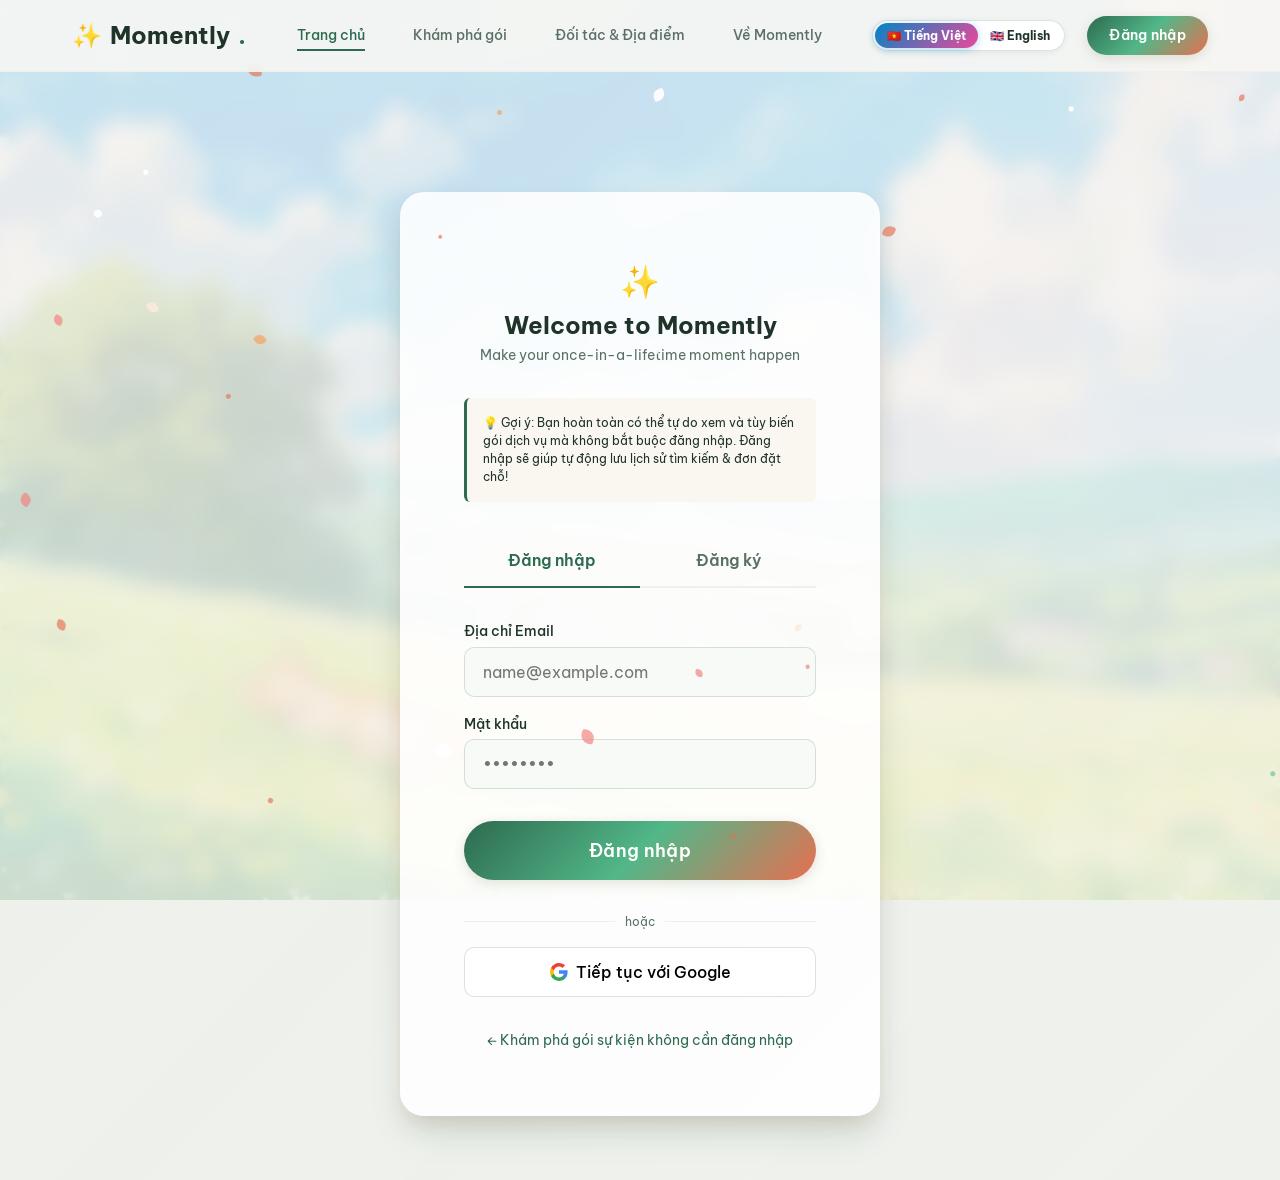
<file: momently/profile.html>
<!DOCTYPE html>
<html lang="en">
<head>
  <meta charset="UTF-8">
  <meta name="viewport" content="width=device-width, initial-scale=1.0">
  <meta name="description" content="View your saved searches, event package history, and bookings on Momently.">
  <title>My Account & History – Momently</title>
  <link rel="stylesheet" href="css/style.css">
  <link rel="icon" href="data:image/svg+xml,<svg xmlns='http://www.w3.org/2000/svg' viewBox='0 0 100 100'><text y='.9em' font-size='90'>✨</text></svg>">
  <style>
    .profile-page {
      padding-top: calc(var(--nav-height) + var(--space-2xl));
      padding-bottom: var(--space-4xl);
      min-height: 100vh;
      background: var(--color-bg);
    }
    .profile-header-card {
      background: var(--color-bg-card);
      border-radius: var(--radius-xl);
      padding: var(--space-2xl);
      box-shadow: var(--shadow-md);
      display: flex;
      align-items: center;
      justify-content: space-between;
      flex-wrap: wrap;
      gap: var(--space-xl);
      margin-bottom: var(--space-2xl);
      border: 1px solid var(--color-border-light);
    }
    .profile-user-info {
      display: flex;
      align-items: center;
      gap: var(--space-lg);
    }
    .profile-avatar {
      width: 72px;
      height: 72px;
      border-radius: 50%;
      background: linear-gradient(135deg, var(--color-primary), var(--color-accent));
      color: #fff;
      display: flex;
      align-items: center;
      justify-content: center;
      font-size: 2rem;
      font-weight: bold;
    }
    .profile-stats-row {
      display: flex;
      gap: var(--space-2xl);
    }
    .profile-stat-box {
      text-align: center;
    }
    .profile-stat-num {
      font-size: var(--text-2xl);
      font-weight: 700;
      color: var(--color-primary);
      font-family: var(--font-heading);
    }
    .profile-stat-lbl {
      font-size: var(--text-xs);
      color: var(--color-text-muted);
    }
    .profile-tabs {
      display: flex;
      gap: var(--space-md);
      margin-bottom: var(--space-xl);
      border-bottom: 2px solid var(--color-border-light);
    }
    .profile-tab-btn {
      padding: var(--space-md) var(--space-xl);
      font-size: var(--text-base);
      font-weight: 600;
      color: var(--color-text-muted);
      background: none;
      border: none;
      border-bottom: 3px solid transparent;
      cursor: pointer;
      display: flex;
      align-items: center;
      gap: 8px;
    }
    .profile-tab-btn.active {
      color: var(--color-primary);
      border-bottom-color: var(--color-primary);
    }
    .search-history-card {
      background: var(--color-bg-card);
      border-radius: var(--radius-lg);
      padding: var(--space-xl);
      margin-bottom: var(--space-lg);
      border: 1px solid var(--color-border-light);
      display: flex;
      align-items: center;
      justify-content: space-between;
      flex-wrap: wrap;
      gap: var(--space-md);
      transition: all var(--transition-fast);
    }
    .search-history-card:hover {
      box-shadow: var(--shadow-md);
      border-color: var(--color-primary-light);
    }
    .search-tags {
      display: flex;
      flex-wrap: wrap;
      gap: 8px;
      margin-top: 8px;
    }
    .search-tag {
      font-size: var(--text-xs);
      background: var(--color-bg-alt);
      padding: 4px 12px;
      border-radius: var(--radius-full);
      color: var(--color-text);
      display: inline-flex;
      align-items: center;
      gap: 4px;
    }
    .booking-history-card {
      background: var(--color-bg-card);
      border-radius: var(--radius-lg);
      padding: var(--space-xl);
      margin-bottom: var(--space-lg);
      border: 1px solid var(--color-border-light);
      display: flex;
      align-items: center;
      justify-content: space-between;
      flex-wrap: wrap;
      gap: var(--space-md);
    }
    .status-badge {
      padding: 4px 12px;
      border-radius: var(--radius-full);
      font-size: var(--text-xs);
      font-weight: 600;
      background: #e6f7ec;
      color: #1b873f;
    }
  </style>
</head>
<body>
  <header class="navbar" id="navbar"></header>

  <main class="profile-page">
    <div class="container">
      <!-- Profile Header -->
      <div class="profile-header-card" id="profileHeader">
        <div class="profile-user-info">
          <div class="profile-avatar" id="userAvatar">U</div>
          <div>
            <h1 id="userName" style="font-size:var(--text-2xl);margin-bottom:4px;">User Name</h1>
            <p id="userEmail" style="color:var(--color-text-muted);font-size:var(--text-sm);margin-bottom:2px;">user@example.com</p>
            <span id="userPhone" style="color:var(--color-text-muted);font-size:var(--text-xs);">📞 0901234567</span>
          </div>
        </div>
        <div class="profile-stats-row">
          <div class="profile-stat-box">
            <div class="profile-stat-num" id="statSearchesCount">0</div>
            <div class="profile-stat-lbl" data-i18n="profile_stat_searches">Lần tìm kiếm</div>
          </div>
          <div class="profile-stat-box">
            <div class="profile-stat-num" id="statBookingsCount">0</div>
            <div class="profile-stat-lbl" data-i18n="profile_stat_bookings">Đơn đã đặt</div>
          </div>
          <div class="profile-stat-box">
            <button class="btn btn-sm btn-outline" onclick="logout()" style="margin-top:4px;" data-i18n="profile_logout_btn">
              🚪 Đăng xuất
            </button>
          </div>
        </div>
      </div>

      <!-- Feature Description Banner -->
      <div style="background:linear-gradient(135deg, rgba(200, 149, 108, 0.1), rgba(232, 180, 184, 0.15));border-radius:var(--radius-md);padding:var(--space-md) var(--space-lg);margin-bottom:var(--space-xl);display:flex;align-items:center;gap:12px;">
        <span style="font-size:1.5rem;">✨</span>
        <div style="font-size:var(--text-sm);" data-i18n="profile_banner_text">
          <strong>Lịch sử tìm kiếm được lưu tự động:</strong> Mỗi khi bạn lựa chọn Sự kiện → Ngân sách → Phong cách trên trang Khám phá, Momently sẽ tự động lưu lại vào tài khoản này để bạn có thể xem lại bất kỳ lúc nào!
        </div>
      </div>

      <!-- Tabs Navigation -->
      <div class="profile-tabs">
        <button class="profile-tab-btn active" id="tabBtnSearches" onclick="switchProfileTab('searches')">
          🔍 <span id="lblSearchesTab" data-i18n="profile_tab_searches">Lịch sử tìm kiếm</span> (<span id="tabCountSearches">0</span>)
        </button>
        <button class="profile-tab-btn" id="tabBtnBookings" onclick="switchProfileTab('bookings')">
          🎉 <span id="lblBookingsTab" data-i18n="profile_tab_bookings">Đơn đặt chỗ</span> (<span id="tabCountBookings">0</span>)
        </button>
      </div>

      <!-- Tab Content 1: Saved Searches -->
      <div id="searchesContainer">
        <div id="searchesList"></div>
      </div>

      <!-- Tab Content 2: Bookings -->
      <div id="bookingsContainer" style="display:none;">
        <div id="bookingsList"></div>
      </div>
    </div>
  </main>

  <footer class="footer" id="footer"></footer>

  <!-- Scripts -->
  <script src="js/i18n.js"></script>
  <script src="js/hanoi_locations.js"></script>
  <script src="js/hanoi_vendors.js"></script>
  <script src="js/data.js"></script>
  <script src="js/app.js"></script>
  <script>
    initApp('profile');

    // If not logged in, prompt to log in or create demo account
    let user = getUser();
    if (!user) {
      // Auto switch or alert
      window.location.href = 'login.html';
    }

    function renderProfileHeader() {
      user = getUser();
      if (!user) return;

      document.getElementById('userName').textContent = user.name;
      document.getElementById('userEmail').textContent = user.email;
      const avatarEl = document.getElementById('userAvatar');
      if (user.avatar && user.avatar.startsWith('http')) {
        avatarEl.innerHTML = `<img src="${user.avatar}" alt="" style="width:100%;height:100%;border-radius:50%;object-fit:cover;">`;
      } else {
        avatarEl.textContent = (user.avatar && user.avatar.length <= 2) ? user.avatar : user.name.charAt(0).toUpperCase();
      }

      const searchCount = (user.searches || []).length;
      const bookingCount = (user.bookings || []).length;

      document.getElementById('statSearchesCount').textContent = searchCount;
      document.getElementById('statBookingsCount').textContent = bookingCount;
      document.getElementById('tabCountSearches').textContent = searchCount;
      document.getElementById('tabCountBookings').textContent = bookingCount;
    }

    function switchProfileTab(tab) {
      const isSearches = tab === 'searches';
      document.getElementById('tabBtnSearches').classList.toggle('active', isSearches);
      document.getElementById('tabBtnBookings').classList.toggle('active', !isSearches);
      document.getElementById('searchesContainer').style.display = isSearches ? 'block' : 'none';
      document.getElementById('bookingsContainer').style.display = isSearches ? 'none' : 'block';
    }

    function renderSavedSearches() {
      user = getUser();
      const list = document.getElementById('searchesList');
      const searches = user ? (user.searches || []) : [];
      const lang = getLang();

      if (searches.length === 0) {
        list.innerHTML = `
          <div class="no-results" style="display:block;background:var(--color-bg-card);border-radius:var(--radius-lg);padding:var(--space-3xl);">
            <div class="no-results-icon">🔎</div>
            <h3>${lang === 'vi' ? 'Chưa có lịch sử tìm kiếm' : 'No saved searches yet'}</h3>
            <p style="margin-top:8px;color:var(--color-text-muted);">${lang === 'vi' ? 'Hãy khám phá các gói sự kiện và hệ thống sẽ tự động lưu lại tiêu chí tìm kiếm của bạn!' : 'Start exploring packages and your preferences will be automatically saved here.'}</p>
            <a href="explore.html" class="btn btn-primary" style="margin-top:var(--space-lg);display:inline-block;text-decoration:none;">
              ✨ ${lang === 'vi' ? 'Bắt đầu khám phá ngay' : 'Start Exploring'}
            </a>
          </div>
        `;
        return;
      }

      list.innerHTML = searches.map((s, idx) => {
        const ev = typeof eventTypes !== 'undefined' ? eventTypes.find(e => e.id === s.event) : null;
        const evName = s.event ? ((ev ? (lang === 'vi' ? ev.name_vi : ev.name_en) : '') || t('event_' + s.event) || s.event) : (lang === 'vi' ? 'Mọi sự kiện' : 'Any Event');
        const stName = s.style ? t('style_' + s.style) : (lang === 'vi' ? 'Mọi phong cách' : 'Any Style');
        const bgName = s.budget ? t('budget_' + s.budget) : (lang === 'vi' ? 'Mọi ngân sách' : 'Any Budget');
        const dateStr = s.date ? s.date : (lang === 'vi' ? 'Chưa chọn ngày' : 'Flexible date');
        const timeAgo = s.timestamp ? new Date(s.timestamp).toLocaleString(lang === 'vi' ? 'vi-VN' : 'en-US') : '';

        return `
          <div class="search-history-card">
            <div>
              <div style="display:flex;align-items:center;gap:8px;">
                <span style="font-size:1.4rem;">${ev ? ev.icon : '🎯'}</span>
                <strong style="font-size:var(--text-lg);">${evName}</strong>
                ${timeAgo ? `<span style="font-size:var(--text-xs);color:var(--color-text-muted);">(${timeAgo})</span>` : ''}
              </div>
              <div class="search-tags">
                <span class="search-tag">💰 ${bgName}</span>
                <span class="search-tag">🎨 ${stName}</span>
                <span class="search-tag">📅 ${dateStr}</span>
              </div>
            </div>
            <div style="display:flex;align-items:center;gap:10px;">
              <a href="explore.html?event=${s.event || ''}&budget=${s.budget || ''}&style=${s.style || ''}" class="btn btn-primary btn-sm" style="text-decoration:none;">
                🔍 ${lang === 'vi' ? 'Xem các gói phù hợp' : 'View Matching Packages'}
              </a>
              <button class="btn btn-sm btn-outline" onclick="deleteSearch(${idx})" title="Xóa tìm kiếm này">
                🗑️
              </button>
            </div>
          </div>
        `;
      }).join('');
    }

    function deleteSearch(index) {
      user = getUser();
      if (!user || !user.searches) return;
      user.searches.splice(index, 1);
      localStorage.setItem('momently_user', JSON.stringify(user));
      
      const users = JSON.parse(localStorage.getItem('momently_users') || '[]');
      const idx = users.findIndex(u => u.id === user.id);
      if (idx >= 0) { users[idx] = user; localStorage.setItem('momently_users', JSON.stringify(users)); }

      renderProfileHeader();
      renderSavedSearches();
      showToast(getLang() === 'vi' ? 'Đã xóa tìm kiếm' : 'Search deleted', 'success');
    }

    function renderBookings() {
      user = getUser();
      const list = document.getElementById('bookingsList');
      const bookings = user ? (user.bookings || []) : [];
      const lang = getLang();

      if (bookings.length === 0) {
        list.innerHTML = `
          <div class="no-results" style="display:block;background:var(--color-bg-card);border-radius:var(--radius-lg);padding:var(--space-3xl);">
            <div class="no-results-icon">📦</div>
            <h3>${lang === 'vi' ? 'Bạn chưa có đơn đặt gói nào' : 'No bookings yet'}</h3>
            <p style="margin-top:8px;color:var(--color-text-muted);">${lang === 'vi' ? 'Tìm gói sự kiện ưng ý và hoàn tất đặt chỗ để chuẩn bị cho khoảnh khắc đáng nhớ!' : 'Find your perfect package and book to get ready for your big moment!'}</p>
            <a href="explore.html" class="btn btn-primary" style="margin-top:var(--space-lg);display:inline-block;text-decoration:none;">
              ✨ ${lang === 'vi' ? 'Tìm gói sự kiện' : 'Find Packages'}
            </a>
          </div>
        `;
        return;
      }

      list.innerHTML = bookings.map(b => {
        const pkgTitle = lang === 'vi' ? (b.packageNameVi || b.packageName) : b.packageName;
        return `
          <div class="booking-history-card">
            <div>
              <div style="display:flex;align-items:center;gap:10px;margin-bottom:6px;">
                <span class="status-badge">✓ ${lang === 'vi' ? 'Đã xác nhận' : 'Confirmed'}</span>
                <span style="font-family:monospace;font-weight:700;color:var(--color-primary);">${b.id}</span>
              </div>
              <h3 style="font-size:var(--text-lg);margin-bottom:6px;">${pkgTitle}</h3>
              <div style="font-size:var(--text-sm);color:var(--color-text-muted);display:flex;flex-wrap:wrap;gap:14px;">
                <span>📅 ${lang === 'vi' ? 'Ngày tổ chức:' : 'Date:'} <strong>${b.date || 'TBA'}</strong></span>
                <span>👥 ${lang === 'vi' ? 'Số khách:' : 'Guests:'} <strong>${b.guests || 2}</strong></span>
                <span>💳 ${lang === 'vi' ? 'Thanh toán:' : 'Payment:'} <strong>${(b.paymentMethod || 'card').toUpperCase()}</strong></span>
              </div>
            </div>
            <div style="text-align:right;">
              <div style="font-size:var(--text-xl);font-weight:700;color:var(--color-primary);font-family:var(--font-heading);margin-bottom:8px;">
                ${formatPrice(b.total)}
              </div>
              <a href="package-detail.html?id=${b.packageId}" class="btn btn-sm btn-secondary" style="text-decoration:none;">
                ${lang === 'vi' ? 'Xem chi tiết gói' : 'View Package'}
              </a>
            </div>
          </div>
        `;
      }).join('');
    }

    renderProfileHeader();
    renderSavedSearches();
    renderBookings();

    function onLangChange() {
      setLang(getLang());
      renderProfileHeader();
      renderSavedSearches();
      renderBookings();
    }
    window.addEventListener('langchange', () => onLangChange());
  </script>
</body>
</html>
</file>
<file: momently/css/style.css>
/* =============================================
   Momently – Design System & Styles
   "Make your once-in-a-lifetime moment happen."
   ============================================= */

/* ---- Google Fonts (Vietnamese Standard: Be Vietnam Pro with full diacritics support) ---- */
@import url('https://fonts.googleapis.com/css2?family=Be+Vietnam+Pro:ital,wght@0,300;0,400;0,500;0,600;0,700;0,800;1,400;1,600;1,700&family=Playfair+Display:ital,wght@0,600;0,700;1,600&family=Plus+Jakarta+Sans:wght@400;500;600;700&display=swap&subset=vietnamese');

/* ---- CSS Custom Properties (Design Tokens - Studio Ghibli Countryside Aesthetic) ---- */
:root {
  /* Colors - Lush Meadow Green, Warm Terracotta, Golden Sun & Ghibli Sky */
  --color-primary: #2D6A4F; /* Ghibli Meadow Forest Green */
  --color-primary-light: #52B788; /* Lush Grass Sprout */
  --color-primary-dark: #1B4332; /* Deep Woodland Pine */
  --color-secondary: #1F3328; /* Deep Forest Charcoal */
  --color-accent: #E76F51; /* Warm Terracotta & Poppy Blossom */
  --color-accent-light: #FCEADE; /* Soft Warm Coral Petal */
  --color-pink: #F28482;
  --color-pink-light: #FCEADE;
  --color-pink-dark: #C94C4C;
  --color-blue: #457B9D;
  --color-sky: #A8DADC;
  --color-amber: #E9C46A;
  --color-gold: #F4A261; /* Ginger Cat Sunlight */
  --color-emerald: #40916C;
  --color-bg: #F8FAF7; /* Warm Countryside Parchment */
  --color-bg-alt: #F0F7F2; /* Soft Meadow Dew */
  --color-bg-card: rgba(255, 255, 255, 0.88);
  --color-text: #1F3328;
  --color-text-muted: #5B7065;
  --color-text-light: #8BA196;
  --color-border: rgba(45, 106, 79, 0.18);
  --color-border-light: #EBF2EC;
  --color-success: #2D6A4F;
  --color-warning: #E9C46A;
  --color-error: #E76F51;
  --color-overlay: rgba(31, 51, 40, 0.65);
  --color-white: #FFFFFF;

  /* Gradients - Studio Ghibli Countryside, Sunlit Meadows & Blossom Petals */
  --gradient-primary: linear-gradient(135deg, #2D6A4F 0%, #52B788 50%, #E76F51 100%);
  --gradient-fairytale: linear-gradient(135deg, #2D6A4F 0%, #52B788 35%, #F4A261 70%, #E76F51 100%);
  --gradient-pink-blue: linear-gradient(135deg, #E76F51 0%, #F4A261 40%, #2D6A4F 100%);
  --gradient-ocean: linear-gradient(135deg, #1B4332 0%, #2D6A4F 50%, #52B788 100%);
  --gradient-pink: linear-gradient(135deg, #F28482 0%, #E76F51 100%);
  --gradient-gold: linear-gradient(135deg, #F4A261 0%, #E9C46A 60%, #E76F51 100%);
  --gradient-hero: linear-gradient(135deg, #1B4332 0%, #2D6A4F 40%, #74C69D 80%, #F4A261 100%);
  --gradient-card: linear-gradient(180deg, rgba(255,255,255,0) 0%, rgba(255,255,255,0.95) 100%);
  --gradient-dark: linear-gradient(180deg, rgba(31,51,40,0) 0%, rgba(31,51,40,0.85) 100%);
  --gradient-stardust: linear-gradient(135deg, #F7FAF6 0%, #F0F7F2 50%, #FDFBF7 100%);

  /* Shadows - Soft Ghibli Watercolor Depth */
  --shadow-sm: 0 2px 4px rgba(31, 51, 40, 0.05);
  --shadow-md: 0 4px 14px rgba(45, 106, 79, 0.12), 0 2px 8px rgba(231, 111, 81, 0.08);
  --shadow-lg: 0 10px 25px -3px rgba(45, 106, 79, 0.16), 0 4px 12px -2px rgba(231, 111, 81, 0.12);
  --shadow-xl: 0 20px 35px -5px rgba(45, 106, 79, 0.2), 0 10px 20px -5px rgba(231, 111, 81, 0.18);
  --shadow-card: 0 10px 30px -4px rgba(45, 106, 79, 0.10), 0 6px 16px -2px rgba(231, 111, 81, 0.08), 0 0 15px rgba(244, 162, 97, 0.08);
  --shadow-card-hover: 0 18px 45px -4px rgba(45, 106, 79, 0.20), 0 12px 25px -4px rgba(231, 111, 81, 0.18), 0 0 25px rgba(244, 162, 97, 0.20);
  --shadow-glow: 0 10px 30px rgba(45, 106, 79, 0.25), 0 4px 15px rgba(231, 111, 81, 0.20);


  /* Typography - Vietnamese Standard: Be Vietnam Pro prioritized */
  --font-heading: 'Be Vietnam Pro', 'Playfair Display', -apple-system, BlinkMacSystemFont, 'Segoe UI', Roboto, sans-serif;
  --font-body: 'Be Vietnam Pro', 'Plus Jakarta Sans', -apple-system, BlinkMacSystemFont, 'Segoe UI', Roboto, sans-serif;

  --text-xs: 0.75rem;
  --text-sm: 0.875rem;
  --text-base: 1rem;
  --text-lg: 1.125rem;
  --text-xl: 1.25rem;
  --text-2xl: 1.5rem;
  --text-3xl: 1.875rem;
  --text-4xl: 2.25rem;
  --text-5xl: 3rem;
  --text-6xl: 3.75rem;
  --text-7xl: 4.5rem;

  /* Spacing */
  --space-xs: 0.25rem;
  --space-sm: 0.5rem;
  --space-md: 1rem;
  --space-lg: 1.5rem;
  --space-xl: 2rem;
  --space-2xl: 3rem;
  --space-3xl: 4rem;
  --space-4xl: 6rem;
  --space-5xl: 8rem;

  /* Border Radius */
  --radius-sm: 6px;
  --radius-md: 10px;
  --radius-lg: 16px;
  --radius-xl: 24px;
  --radius-full: 9999px;

  /* Transitions */
  --transition-fast: 150ms ease;
  --transition-base: 250ms ease;
  --transition-slow: 400ms ease;
  --transition-spring: 500ms cubic-bezier(0.34, 1.56, 0.64, 1);

  /* Layout */
  --container-max: 1200px;
  --container-narrow: 800px;
  --nav-height: 72px;
}

/* ---- CSS Reset ---- */
*, *::before, *::after {
  box-sizing: border-box;
  margin: 0;
  padding: 0;
}

html {
  scroll-behavior: smooth;
  font-size: 16px;
  -webkit-font-smoothing: antialiased;
  -moz-osx-font-smoothing: grayscale;
}

body {
  font-family: var(--font-body);
  color: var(--color-text);
  background: #f0f7f2 url('../assets/ghibli-bg.png') center top / cover no-repeat fixed;
  line-height: 1.6;
  overflow-x: hidden;
  position: relative;
  min-height: 100vh;
}

body::before {
  content: '';
  position: fixed;
  top: 0;
  left: 0;
  right: 0;
  bottom: 0;
  background: rgba(254, 252, 248, 0.78);
  backdrop-filter: blur(10px);
  -webkit-backdrop-filter: blur(10px);
  z-index: -1;
  pointer-events: none;
}


img {
  max-width: 100%;
  height: auto;
  display: block;
}

a {
  color: inherit;
  text-decoration: none;
}

ul, ol {
  list-style: none;
}

button {
  cursor: pointer;
  border: none;
  background: none;
  font-family: inherit;
  font-size: inherit;
}

input, select, textarea {
  font-family: inherit;
  font-size: inherit;
  border: none;
  outline: none;
}

/* ---- Utility Classes ---- */
.container {
  max-width: var(--container-max);
  margin: 0 auto;
  padding: 0 var(--space-xl);
}

.container-narrow {
  max-width: var(--container-narrow);
  margin: 0 auto;
  padding: 0 var(--space-xl);
}

.section {
  padding: var(--space-5xl) 0;
}

.section-alt {
  background-color: var(--color-bg-alt);
}

.text-center {
  text-align: center;
}

.visually-hidden {
  position: absolute;
  width: 1px;
  height: 1px;
  overflow: hidden;
  clip: rect(0, 0, 0, 0);
  white-space: nowrap;
}

/* ---- Typography ---- */
h1, h2, h3, h4, h5, h6 {
  font-family: var(--font-heading);
  line-height: 1.2;
  color: var(--color-secondary);
}

.section-title {
  font-size: var(--text-4xl);
  font-weight: 600;
  margin-bottom: var(--space-sm);
  color: var(--color-secondary);
}

.section-subtitle {
  font-size: var(--text-lg);
  color: var(--color-text-muted);
  margin-bottom: var(--space-3xl);
  font-weight: 400;
}

.text-gradient {
  background: var(--gradient-primary);
  -webkit-background-clip: text;
  -webkit-text-fill-color: transparent;
  background-clip: text;
}

/* ---- Buttons ---- */
.btn {
  display: inline-flex;
  align-items: center;
  justify-content: center;
  gap: var(--space-sm);
  padding: 14px 32px;
  border-radius: var(--radius-full);
  font-weight: 600;
  font-size: var(--text-base);
  transition: all var(--transition-base);
  letter-spacing: 0.3px;
  position: relative;
  overflow: hidden;
}

.btn::after {
  content: '';
  position: absolute;
  inset: 0;
  border-radius: inherit;
  opacity: 0;
  transition: opacity var(--transition-base);
  background: linear-gradient(135deg, rgba(255,255,255,0.2), transparent);
}

.btn:hover::after {
  opacity: 1;
}

.btn-primary {
  background: var(--gradient-primary);
  color: var(--color-white);
  box-shadow: var(--shadow-md);
}

.btn-primary:hover {
  transform: translateY(-2px);
  box-shadow: var(--shadow-glow);
}

.btn-secondary {
  background: transparent;
  color: var(--color-primary);
  border: 2px solid var(--color-primary);
}

.btn-secondary:hover {
  background: var(--color-primary);
  color: var(--color-white);
  transform: translateY(-2px);
}

.btn-dark {
  background: var(--color-secondary);
  color: var(--color-white);
}

.btn-dark:hover {
  background: #3D3530;
  transform: translateY(-2px);
  box-shadow: var(--shadow-lg);
}

.btn-outline-white {
  background: transparent;
  color: var(--color-white);
  border: 2px solid rgba(255,255,255,0.4);
}

.btn-outline-white:hover {
  background: rgba(255,255,255,0.15);
  border-color: var(--color-white);
}

.btn-sm {
  padding: 8px 20px;
  font-size: var(--text-sm);
}

.btn-lg {
  padding: 18px 42px;
  font-size: var(--text-lg);
}

.btn-icon {
  width: 44px;
  height: 44px;
  padding: 0;
  border-radius: var(--radius-full);
  display: inline-flex;
  align-items: center;
  justify-content: center;
}

/* ---- Cards (Fairytale Glassmorphism & Shimmer Glow) ---- */
.card {
  background: var(--color-bg-card);
  backdrop-filter: blur(14px);
  -webkit-backdrop-filter: blur(14px);
  border: 1px solid rgba(236, 72, 153, 0.2);
  border-radius: var(--radius-xl);
  overflow: hidden;
  box-shadow: var(--shadow-card);
  transition: all var(--transition-base);
}

.card:hover {
  transform: translateY(-8px) scale(1.01);
  box-shadow: var(--shadow-card-hover);
  border-color: rgba(236, 72, 153, 0.45);
}

.card-image {
  width: 100%;
  height: 220px;
  object-fit: cover;
  transition: transform var(--transition-slow);
}

.card:hover .card-image {
  transform: scale(1.05);
}

.card-image-wrapper {
  overflow: hidden;
  position: relative;
}

.card-badge {
  position: absolute;
  top: var(--space-md);
  left: var(--space-md);
  background: var(--gradient-primary);
  color: var(--color-white);
  padding: 4px 14px;
  border-radius: var(--radius-full);
  font-size: var(--text-xs);
  font-weight: 600;
  text-transform: uppercase;
  letter-spacing: 0.5px;
  z-index: 2;
}

.card-body {
  padding: var(--space-lg);
}

.card-title {
  font-size: var(--text-xl);
  font-weight: 600;
  margin-bottom: var(--space-sm);
}

.card-text {
  font-size: var(--text-sm);
  color: var(--color-text-muted);
  line-height: 1.6;
}

.card-meta {
  display: flex;
  align-items: center;
  gap: var(--space-md);
  margin-top: var(--space-md);
  font-size: var(--text-sm);
  color: var(--color-text-muted);
}

.card-price {
  font-family: var(--font-heading);
  font-size: var(--text-xl);
  color: var(--color-primary);
  font-weight: 600;
}

.card-price-original {
  font-size: var(--text-sm);
  color: var(--color-text-light);
  text-decoration: line-through;
  margin-left: var(--space-sm);
}

/* ---- Navigation ---- */
.navbar {
  position: fixed;
  top: 0;
  left: 0;
  right: 0;
  height: var(--nav-height);
  background: rgba(250, 247, 244, 0.85);
  backdrop-filter: blur(20px);
  -webkit-backdrop-filter: blur(20px);
  border-bottom: 1px solid var(--color-border-light);
  z-index: 1000;
  transition: all var(--transition-base);
}

.navbar.scrolled {
  box-shadow: var(--shadow-md);
  background: rgba(250, 247, 244, 0.95);
}

.navbar-inner {
  max-width: var(--container-max);
  margin: 0 auto;
  padding: 0 var(--space-xl);
  height: 100%;
  display: flex;
  align-items: center;
  justify-content: space-between;
}

.navbar-logo {
  font-family: var(--font-heading);
  font-size: var(--text-2xl);
  font-weight: 700;
  color: var(--color-secondary);
  display: flex;
  align-items: center;
  gap: var(--space-sm);
}

.navbar-logo .logo-icon {
  font-size: var(--text-2xl);
}

.navbar-logo .logo-dot {
  color: var(--color-primary);
}

.navbar-nav {
  display: flex;
  align-items: center;
  gap: var(--space-2xl);
}

.navbar-nav a {
  font-size: var(--text-sm);
  font-weight: 500;
  color: var(--color-text-muted);
  transition: color var(--transition-fast);
  position: relative;
}

.navbar-nav a:hover,
.navbar-nav a.active {
  color: var(--color-primary);
}

.navbar-nav a::after {
  content: '';
  position: absolute;
  bottom: -4px;
  left: 0;
  width: 0;
  height: 2px;
  background: var(--color-primary);
  transition: width var(--transition-base);
}

.navbar-nav a:hover::after,
.navbar-nav a.active::after {
  width: 100%;
}

.navbar-actions {
  display: flex;
  align-items: center;
  gap: var(--space-md);
}

.lang-toggle {
  padding: 6px 14px;
  border: 1.5px solid var(--color-border);
  border-radius: var(--radius-full);
  font-size: var(--text-xs);
  font-weight: 700;
  color: var(--color-text-muted);
  transition: all var(--transition-fast);
  letter-spacing: 1px;
  cursor: pointer;
  background: transparent;
}

.lang-toggle:hover {
  border-color: var(--color-primary);
  color: var(--color-primary);
}

.navbar-auth-btn {
  padding: 8px 22px;
  border-radius: var(--radius-full);
  font-size: var(--text-sm);
  font-weight: 600;
}

/* Mobile Menu */
.mobile-menu-btn {
  display: none;
  flex-direction: column;
  gap: 5px;
  cursor: pointer;
  padding: 5px;
  z-index: 1001;
}

.mobile-menu-btn span {
  display: block;
  width: 24px;
  height: 2px;
  background: var(--color-secondary);
  transition: all var(--transition-base);
  border-radius: 2px;
}

.mobile-menu-btn.active span:nth-child(1) {
  transform: rotate(45deg) translate(5px, 5px);
}

.mobile-menu-btn.active span:nth-child(2) {
  opacity: 0;
}

.mobile-menu-btn.active span:nth-child(3) {
  transform: rotate(-45deg) translate(5px, -5px);
}

/* ---- Hero Section ---- */
.hero {
  min-height: 100vh;
  display: flex;
  align-items: center;
  position: relative;
  overflow: hidden;
  background: var(--gradient-hero);
  padding-top: var(--nav-height);
}

.hero-bg {
  position: absolute;
  inset: 0;
  z-index: 0;
}

.hero-bg img {
  width: 100%;
  height: 100%;
  object-fit: cover;
  opacity: 0.25;
}

.hero-overlay {
  position: absolute;
  inset: 0;
  background: linear-gradient(
    135deg,
    rgba(45, 41, 38, 0.85) 0%,
    rgba(45, 41, 38, 0.6) 50%,
    rgba(200, 149, 108, 0.4) 100%
  );
  z-index: 1;
}

.hero-content {
  position: relative;
  z-index: 2;
  max-width: 700px;
  padding: var(--space-4xl) 0;
}

.hero-label {
  display: inline-flex;
  align-items: center;
  gap: var(--space-sm);
  background: rgba(255, 255, 255, 0.1);
  border: 1px solid rgba(255, 255, 255, 0.15);
  backdrop-filter: blur(10px);
  padding: 8px 20px;
  border-radius: var(--radius-full);
  color: var(--color-accent-light);
  font-size: var(--text-sm);
  font-weight: 500;
  margin-bottom: var(--space-xl);
  animation: fadeInUp 0.8s ease forwards;
}

.hero h1 {
  font-size: var(--text-7xl);
  font-weight: 700;
  color: var(--color-white);
  line-height: 1.1;
  margin-bottom: var(--space-xl);
  animation: fadeInUp 0.8s ease 0.2s both;
}

.hero h1 .highlight {
  color: var(--color-primary-light);
  font-style: italic;
}

.hero-subtitle {
  font-size: var(--text-lg);
  color: rgba(255, 255, 255, 0.7);
  line-height: 1.7;
  margin-bottom: var(--space-2xl);
  max-width: 560px;
  animation: fadeInUp 0.8s ease 0.4s both;
}

.hero-buttons {
  display: flex;
  gap: var(--space-md);
  animation: fadeInUp 0.8s ease 0.6s both;
}

.hero-stats {
  display: flex;
  gap: var(--space-3xl);
  margin-top: var(--space-4xl);
  animation: fadeInUp 0.8s ease 0.8s both;
}

.hero-stat {
  text-align: left;
}

.hero-stat-number {
  font-family: var(--font-heading);
  font-size: var(--text-3xl);
  font-weight: 700;
  color: var(--color-primary-light);
}

.hero-stat-label {
  font-size: var(--text-sm);
  color: rgba(255, 255, 255, 0.5);
  margin-top: var(--space-xs);
}

/* Floating elements */
.hero-float {
  position: absolute;
  z-index: 1;
  font-size: 2rem;
  opacity: 0.15;
  animation: float 6s ease-in-out infinite;
}

.hero-float:nth-child(1) { top: 20%; right: 15%; animation-delay: 0s; }
.hero-float:nth-child(2) { top: 60%; right: 25%; animation-delay: 2s; }
.hero-float:nth-child(3) { bottom: 20%; right: 10%; animation-delay: 4s; }
.hero-float:nth-child(4) { top: 30%; right: 35%; animation-delay: 1s; font-size: 1.5rem; }

/* ---- How It Works ---- */
.steps-grid {
  display: grid;
  grid-template-columns: repeat(4, 1fr);
  gap: var(--space-2xl);
  position: relative;
}

.steps-grid::before {
  content: '';
  position: absolute;
  top: 50px;
  left: 12.5%;
  right: 12.5%;
  height: 2px;
  background: var(--color-border);
  z-index: 0;
}

.step-card {
  text-align: center;
  position: relative;
  z-index: 1;
}

.step-number {
  width: 56px;
  height: 56px;
  border-radius: var(--radius-full);
  background: var(--gradient-primary);
  color: var(--color-white);
  display: flex;
  align-items: center;
  justify-content: center;
  font-weight: 700;
  font-size: var(--text-xl);
  margin: 0 auto var(--space-lg);
  box-shadow: var(--shadow-glow);
  transition: transform var(--transition-spring);
}

.step-card:hover .step-number {
  transform: scale(1.15);
}

.step-icon {
  font-size: 2.5rem;
  margin-bottom: var(--space-md);
}

.step-card h3 {
  font-size: var(--text-xl);
  margin-bottom: var(--space-sm);
  font-weight: 600;
}

.step-card p {
  font-size: var(--text-sm);
  color: var(--color-text-muted);
  line-height: 1.6;
}

/* ---- Event Categories ---- */
.events-grid {
  display: grid;
  grid-template-columns: repeat(3, 1fr);
  gap: var(--space-lg);
}

.event-card {
  background: var(--color-bg-card);
  border-radius: var(--radius-lg);
  padding: var(--space-2xl);
  text-align: center;
  cursor: pointer;
  transition: all var(--transition-base);
  border: 2px solid transparent;
  position: relative;
  overflow: hidden;
}

.event-card::before {
  content: '';
  position: absolute;
  inset: 0;
  opacity: 0;
  transition: opacity var(--transition-base);
  border-radius: inherit;
}

.event-card:hover {
  transform: translateY(-4px);
  border-color: var(--color-primary);
  box-shadow: var(--shadow-lg);
}

.event-card-icon {
  font-size: 3rem;
  margin-bottom: var(--space-md);
  display: block;
  transition: transform var(--transition-spring);
}

.event-card:hover .event-card-icon {
  transform: scale(1.2);
}

.event-card h3 {
  font-size: var(--text-xl);
  font-weight: 600;
}

/* ---- Featured Packages ---- */
.packages-grid {
  display: grid;
  grid-template-columns: repeat(3, 1fr);
  gap: var(--space-xl);
}

.package-card .card-footer {
  display: flex;
  align-items: center;
  justify-content: space-between;
  padding: 0 var(--space-lg) var(--space-lg);
}

.package-rating {
  display: flex;
  align-items: center;
  gap: var(--space-xs);
  font-size: var(--text-sm);
  color: var(--color-primary);
  font-weight: 600;
}

.package-rating .star {
  color: #F4C542;
}

.package-booked {
  font-size: var(--text-xs);
  color: var(--color-text-light);
}

/* ---- Testimonials ---- */
.testimonials-grid {
  display: grid;
  grid-template-columns: repeat(3, 1fr);
  gap: var(--space-xl);
}

.testimonial-card {
  background: var(--color-bg-card);
  border-radius: var(--radius-lg);
  padding: var(--space-2xl);
  box-shadow: var(--shadow-card);
  transition: all var(--transition-base);
  position: relative;
}

.testimonial-card:hover {
  transform: translateY(-4px);
  box-shadow: var(--shadow-card-hover);
}

.testimonial-quote {
  font-size: var(--text-3xl);
  color: var(--color-primary);
  font-family: var(--font-heading);
  line-height: 1;
  margin-bottom: var(--space-md);
}

.testimonial-text {
  font-size: var(--text-base);
  color: var(--color-text-muted);
  line-height: 1.7;
  margin-bottom: var(--space-lg);
  font-style: italic;
}

.testimonial-author {
  display: flex;
  align-items: center;
  gap: var(--space-md);
}

.testimonial-avatar {
  width: 48px;
  height: 48px;
  border-radius: var(--radius-full);
  background: var(--color-bg-alt);
  display: flex;
  align-items: center;
  justify-content: center;
  font-size: 1.5rem;
}

.testimonial-info h4 {
  font-size: var(--text-base);
  font-weight: 600;
  font-family: var(--font-body);
}

.testimonial-info p {
  font-size: var(--text-sm);
  color: var(--color-text-light);
}

.testimonial-stars {
  color: #F4C542;
  font-size: var(--text-sm);
  margin-top: var(--space-sm);
}

/* ---- Footer ---- */
.footer {
  background: var(--color-secondary);
  color: rgba(255, 255, 255, 0.7);
  padding: var(--space-4xl) 0 var(--space-xl);
}

.footer-grid {
  display: grid;
  grid-template-columns: 2fr 1fr 1fr 1fr;
  gap: var(--space-3xl);
  margin-bottom: var(--space-3xl);
}

.footer-brand .navbar-logo {
  color: var(--color-white);
  margin-bottom: var(--space-md);
}

.footer-brand p {
  line-height: 1.7;
  font-size: var(--text-sm);
}

.footer-social {
  display: flex;
  gap: var(--space-md);
  margin-top: var(--space-lg);
}

.footer-social a {
  width: 40px;
  height: 40px;
  border-radius: var(--radius-full);
  border: 1px solid rgba(255,255,255,0.2);
  display: flex;
  align-items: center;
  justify-content: center;
  transition: all var(--transition-fast);
  font-size: 1.1rem;
}

.footer-social a:hover {
  background: var(--color-primary);
  border-color: var(--color-primary);
  color: var(--color-white);
}

.footer h4 {
  color: var(--color-white);
  font-size: var(--text-base);
  font-weight: 600;
  margin-bottom: var(--space-lg);
  font-family: var(--font-body);
}

.footer ul li {
  margin-bottom: var(--space-sm);
}

.footer ul a {
  font-size: var(--text-sm);
  transition: color var(--transition-fast);
}

.footer ul a:hover {
  color: var(--color-primary-light);
}

.footer-bottom {
  border-top: 1px solid rgba(255,255,255,0.1);
  padding-top: var(--space-xl);
  display: flex;
  justify-content: space-between;
  align-items: center;
  font-size: var(--text-sm);
}

.footer-bottom-links {
  display: flex;
  gap: var(--space-xl);
}

/* ---- Explore Page ---- */
.explore-hero {
  padding-top: calc(var(--nav-height) + var(--space-4xl));
  padding-bottom: var(--space-3xl);
  background: var(--color-bg-alt);
  text-align: center;
}

/* Wizard Steps */
.wizard {
  max-width: 700px;
  margin: 0 auto;
  padding: var(--space-3xl) 0;
}

.wizard-progress {
  display: flex;
  justify-content: center;
  gap: var(--space-sm);
  margin-bottom: var(--space-3xl);
}

.wizard-dot {
  width: 12px;
  height: 12px;
  border-radius: var(--radius-full);
  background: var(--color-border);
  transition: all var(--transition-base);
}

.wizard-dot.active {
  background: var(--color-primary);
  width: 36px;
}

.wizard-dot.completed {
  background: var(--color-success);
}

.wizard-step {
  display: none;
  animation: fadeInUp 0.5s ease;
}

.wizard-step.active {
  display: block;
}

.wizard-step h3 {
  font-size: var(--text-2xl);
  text-align: center;
  margin-bottom: var(--space-xl);
}

.wizard-options {
  display: grid;
  grid-template-columns: repeat(3, 1fr);
  gap: var(--space-md);
}

.wizard-option {
  background: var(--color-bg-card);
  border: 2px solid var(--color-border);
  border-radius: var(--radius-lg);
  padding: var(--space-xl);
  text-align: center;
  cursor: pointer;
  transition: all var(--transition-base);
}

.wizard-option:hover {
  border-color: var(--color-primary-light);
  transform: translateY(-2px);
}

.wizard-option.selected {
  border-color: var(--color-primary);
  background: rgba(200, 149, 108, 0.05);
  box-shadow: var(--shadow-glow);
}

.wizard-option .option-icon {
  font-size: 2rem;
  margin-bottom: var(--space-sm);
  display: block;
}

.wizard-option .option-label {
  font-weight: 600;
  font-size: var(--text-base);
}

.wizard-date-input {
  max-width: 300px;
  margin: 0 auto;
  text-align: center;
}

.wizard-date-input input {
  width: 100%;
  padding: 16px 24px;
  border: 2px solid var(--color-border);
  border-radius: var(--radius-lg);
  font-size: var(--text-lg);
  text-align: center;
  background: var(--color-bg-card);
  transition: border-color var(--transition-fast);
}

.wizard-date-input input:focus {
  border-color: var(--color-primary);
}

.wizard-buttons {
  display: flex;
  justify-content: center;
  gap: var(--space-md);
  margin-top: var(--space-2xl);
}

/* Results */
.results-section {
  padding: var(--space-3xl) 0;
}

.results-header {
  display: flex;
  justify-content: space-between;
  align-items: center;
  margin-bottom: var(--space-2xl);
}

.results-sort {
  display: flex;
  align-items: center;
  gap: var(--space-sm);
}

.results-sort select {
  padding: 8px 16px;
  border: 1.5px solid var(--color-border);
  border-radius: var(--radius-md);
  background: var(--color-bg-card);
  color: var(--color-text);
  cursor: pointer;
}

.no-results {
  text-align: center;
  padding: var(--space-4xl);
  color: var(--color-text-muted);
}

.no-results .no-results-icon {
  font-size: 4rem;
  margin-bottom: var(--space-lg);
  opacity: 0.5;
}

/* ---- Package Detail ---- */
.detail-hero {
  padding-top: calc(var(--nav-height) + var(--space-xl));
}

.detail-gallery {
  border-radius: var(--radius-xl);
  overflow: hidden;
  margin-bottom: var(--space-2xl);
  position: relative;
  height: 450px;
}

.detail-gallery img {
  width: 100%;
  height: 100%;
  object-fit: cover;
}

.gallery-nav {
  position: absolute;
  bottom: var(--space-lg);
  right: var(--space-lg);
  display: flex;
  gap: var(--space-sm);
}

.gallery-nav button {
  width: 40px;
  height: 40px;
  border-radius: var(--radius-full);
  background: rgba(255,255,255,0.9);
  backdrop-filter: blur(10px);
  display: flex;
  align-items: center;
  justify-content: center;
  font-size: 1.2rem;
  transition: all var(--transition-fast);
  border: none;
  cursor: pointer;
}

.gallery-nav button:hover {
  background: var(--color-white);
  transform: scale(1.1);
}

.gallery-dots {
  position: absolute;
  bottom: var(--space-lg);
  left: 50%;
  transform: translateX(-50%);
  display: flex;
  gap: var(--space-sm);
}

.gallery-dots span {
  width: 8px;
  height: 8px;
  border-radius: var(--radius-full);
  background: rgba(255,255,255,0.5);
  cursor: pointer;
  transition: all var(--transition-fast);
}

.gallery-dots span.active {
  background: var(--color-white);
  width: 24px;
}

.detail-layout {
  display: grid;
  grid-template-columns: 1fr 380px;
  gap: var(--space-2xl);
  margin-bottom: var(--space-4xl);
}

.detail-info h1 {
  font-size: var(--text-4xl);
  margin-bottom: var(--space-md);
}

.detail-meta {
  display: flex;
  align-items: center;
  gap: var(--space-xl);
  margin-bottom: var(--space-xl);
  flex-wrap: wrap;
}

.detail-meta-item {
  display: flex;
  align-items: center;
  gap: var(--space-xs);
  font-size: var(--text-sm);
  color: var(--color-text-muted);
}

.detail-meta-item .icon {
  font-size: 1.1rem;
}

.detail-description {
  font-size: var(--text-base);
  color: var(--color-text-muted);
  line-height: 1.8;
  margin-bottom: var(--space-2xl);
}

/* Services list */
.services-section h2 {
  font-size: var(--text-2xl);
  margin-bottom: var(--space-lg);
}

.service-item {
  display: flex;
  align-items: center;
  justify-content: space-between;
  padding: var(--space-md) var(--space-lg);
  background: var(--color-bg-alt);
  border-radius: var(--radius-md);
  margin-bottom: var(--space-sm);
  transition: all var(--transition-fast);
}

.service-item:hover {
  background: var(--color-bg);
  box-shadow: var(--shadow-sm);
}

.service-info {
  display: flex;
  align-items: center;
  gap: var(--space-md);
}

.service-icon {
  font-size: 1.5rem;
}

.service-name {
  font-weight: 500;
}

.service-type {
  font-size: var(--text-xs);
  color: var(--color-text-light);
  text-transform: uppercase;
  letter-spacing: 0.5px;
}

.service-price {
  font-weight: 600;
  color: var(--color-primary);
}

.service-actions {
  display: flex;
  gap: var(--space-sm);
  margin-left: var(--space-md);
}

.service-actions button {
  font-size: var(--text-xs);
  padding: 4px 12px;
  border-radius: var(--radius-full);
  border: 1px solid var(--color-border);
  color: var(--color-text-muted);
  transition: all var(--transition-fast);
  cursor: pointer;
  background: transparent;
}

.service-actions button:hover {
  border-color: var(--color-error);
  color: var(--color-error);
}

/* Booking sidebar */
.booking-sidebar {
  position: sticky;
  top: calc(var(--nav-height) + var(--space-xl));
}

.booking-card {
  background: var(--color-bg-card);
  border-radius: var(--radius-xl);
  padding: var(--space-2xl);
  box-shadow: var(--shadow-lg);
  border: 1px solid var(--color-border-light);
}

.booking-price {
  display: flex;
  align-items: baseline;
  gap: var(--space-sm);
  margin-bottom: var(--space-lg);
}

.booking-price .current {
  font-family: var(--font-heading);
  font-size: var(--text-3xl);
  font-weight: 700;
  color: var(--color-primary);
}

.booking-price .original {
  font-size: var(--text-base);
  color: var(--color-text-light);
  text-decoration: line-through;
}

.booking-price .discount {
  background: rgba(93, 170, 104, 0.1);
  color: var(--color-success);
  padding: 2px 10px;
  border-radius: var(--radius-full);
  font-size: var(--text-xs);
  font-weight: 600;
}

.booking-divider {
  height: 1px;
  background: var(--color-border-light);
  margin: var(--space-lg) 0;
}

.booking-detail {
  display: flex;
  justify-content: space-between;
  align-items: center;
  margin-bottom: var(--space-sm);
  font-size: var(--text-sm);
}

.booking-detail .label {
  color: var(--color-text-muted);
}

.booking-total {
  font-weight: 700;
  font-size: var(--text-lg);
  color: var(--color-secondary);
}

.booking-card .btn {
  width: 100%;
  margin-top: var(--space-lg);
}

/* Reviews */
.reviews-section {
  padding: var(--space-3xl) 0;
}

.review-item {
  padding: var(--space-xl) 0;
  border-bottom: 1px solid var(--color-border-light);
}

.review-header {
  display: flex;
  align-items: center;
  gap: var(--space-md);
  margin-bottom: var(--space-md);
}

.review-avatar {
  width: 44px;
  height: 44px;
  border-radius: var(--radius-full);
  background: var(--color-bg-alt);
  display: flex;
  align-items: center;
  justify-content: center;
  font-size: 1.3rem;
}

.review-info h4 {
  font-family: var(--font-body);
  font-size: var(--text-base);
  font-weight: 600;
}

.review-info .review-date {
  font-size: var(--text-xs);
  color: var(--color-text-light);
}

.review-stars {
  color: #F4C542;
  font-size: var(--text-sm);
  margin-left: auto;
}

.review-text {
  color: var(--color-text-muted);
  line-height: 1.7;
}

/* ---- Vendors Page ---- */
.vendors-hero {
  padding-top: calc(var(--nav-height) + var(--space-4xl));
  padding-bottom: var(--space-3xl);
  background: var(--color-bg-alt);
  text-align: center;
}

.vendor-filters {
  display: flex;
  justify-content: center;
  gap: var(--space-sm);
  flex-wrap: wrap;
  margin-bottom: var(--space-3xl);
}

.vendor-filter-btn {
  padding: 8px 22px;
  border-radius: var(--radius-full);
  border: 1.5px solid var(--color-border);
  font-size: var(--text-sm);
  font-weight: 500;
  color: var(--color-text-muted);
  transition: all var(--transition-fast);
  cursor: pointer;
  background: var(--color-bg-card);
}

.vendor-filter-btn:hover {
  border-color: var(--color-primary);
  color: var(--color-primary);
}

.vendor-filter-btn.active {
  background: var(--color-primary);
  border-color: var(--color-primary);
  color: var(--color-white);
}

.vendors-grid {
  display: grid;
  grid-template-columns: repeat(3, 1fr);
  gap: var(--space-xl);
}

.vendor-card {
  background: var(--color-bg-card);
  border-radius: var(--radius-lg);
  overflow: hidden;
  box-shadow: var(--shadow-card);
  transition: all var(--transition-base);
}

.vendor-card:hover {
  transform: translateY(-6px);
  box-shadow: var(--shadow-card-hover);
}

.vendor-card-header {
  display: flex;
  align-items: center;
  gap: var(--space-md);
  padding: var(--space-lg);
}

.vendor-card-avatar {
  width: 64px;
  height: 64px;
  border-radius: var(--radius-full);
  object-fit: cover;
}

.vendor-card-info h3 {
  font-size: var(--text-lg);
  font-weight: 600;
  margin-bottom: 2px;
}

.vendor-card-info .vendor-category {
  font-size: var(--text-xs);
  color: var(--color-primary);
  font-weight: 600;
  text-transform: uppercase;
  letter-spacing: 0.5px;
}

.vendor-card-info .vendor-location {
  font-size: var(--text-xs);
  color: var(--color-text-light);
}

.vendor-card-body {
  padding: 0 var(--space-lg);
}

.vendor-card-body p {
  font-size: var(--text-sm);
  color: var(--color-text-muted);
  line-height: 1.6;
  margin-bottom: var(--space-md);
}

.vendor-portfolio {
  display: grid;
  grid-template-columns: repeat(3, 1fr);
  gap: 4px;
  border-radius: var(--radius-sm);
  overflow: hidden;
  margin-bottom: var(--space-md);
}

.vendor-portfolio img {
  width: 100%;
  height: 80px;
  object-fit: cover;
  transition: transform var(--transition-slow);
}

.vendor-portfolio img:hover {
  transform: scale(1.1);
}

.vendor-card-footer {
  display: flex;
  align-items: center;
  justify-content: space-between;
  padding: var(--space-md) var(--space-lg) var(--space-lg);
}

.vendor-card-stats {
  display: flex;
  gap: var(--space-lg);
  font-size: var(--text-sm);
}

.vendor-stat {
  display: flex;
  align-items: center;
  gap: var(--space-xs);
  color: var(--color-text-muted);
}

.vendor-stat .star {
  color: #F4C542;
}

/* ---- About Page ---- */
.about-hero {
  padding-top: calc(var(--nav-height) + var(--space-4xl));
  padding-bottom: var(--space-4xl);
  background: var(--gradient-stardust);
  color: var(--color-secondary);
  text-align: center;
  position: relative;
  overflow: hidden;
}

.about-hero h1 {
  color: #1B4332;
  font-size: var(--text-5xl);
  margin-bottom: var(--space-md);
  font-weight: 800;
}

.about-hero p {
  color: #1F3328 !important;
  font-size: var(--text-lg);
  max-width: 860px;
  margin: 0 auto;
  font-weight: 500;
  line-height: 1.85;
}

.about-stats {
  display: grid;
  grid-template-columns: repeat(4, 1fr);
  gap: var(--space-xl);
  margin-top: var(--space-3xl);
}

.about-stat-card {
  background: rgba(255,255,255,0.08);
  backdrop-filter: blur(10px);
  border: 1px solid rgba(255,255,255,0.1);
  border-radius: var(--radius-lg);
  padding: var(--space-xl);
}

.about-stat-number {
  font-family: var(--font-heading);
  font-size: var(--text-4xl);
  font-weight: 700;
  color: var(--color-primary-light);
  margin-bottom: var(--space-xs);
}

.about-stat-label {
  font-size: var(--text-sm);
  color: rgba(255,255,255,0.6);
}

.about-story {
  padding: var(--space-4xl) 0;
}

.about-story-grid {
  display: grid;
  grid-template-columns: 1fr 1fr;
  gap: var(--space-3xl);
  align-items: center;
}

.about-story-content h2 {
  font-size: var(--text-3xl);
  margin-bottom: var(--space-xl);
}

.about-story-content p {
  font-size: var(--text-base);
  color: var(--color-text-muted);
  line-height: 1.8;
  margin-bottom: var(--space-md);
}

.about-story-image {
  border-radius: var(--radius-xl);
  overflow: hidden;
  box-shadow: var(--shadow-xl);
}

.about-story-image img {
  width: 100%;
  height: 400px;
  object-fit: cover;
}

.about-mission-vision {
  display: grid;
  grid-template-columns: 1fr 1fr;
  gap: var(--space-xl);
  padding: var(--space-3xl) 0;
}

.about-mv-card {
  background: var(--color-bg-card);
  border-radius: var(--radius-xl);
  padding: var(--space-2xl);
  box-shadow: var(--shadow-card);
  border-left: 4px solid var(--color-primary);
}

.about-mv-card h3 {
  font-size: var(--text-2xl);
  margin-bottom: var(--space-md);
}

.about-mv-card p {
  font-size: var(--text-base);
  color: var(--color-text-muted);
  line-height: 1.7;
}

.team-grid {
  display: grid;
  grid-template-columns: repeat(4, 1fr);
  gap: var(--space-xl);
  padding: var(--space-3xl) 0;
}

.team-card {
  text-align: center;
  background: var(--color-bg-card);
  border-radius: var(--radius-lg);
  padding: var(--space-2xl);
  box-shadow: var(--shadow-card);
  transition: all var(--transition-base);
}

.team-card:hover {
  transform: translateY(-4px);
  box-shadow: var(--shadow-card-hover);
}

.team-avatar {
  width: 80px;
  height: 80px;
  border-radius: var(--radius-full);
  background: var(--color-bg-alt);
  display: flex;
  align-items: center;
  justify-content: center;
  font-size: 2.5rem;
  margin: 0 auto var(--space-md);
}

.team-card h3 {
  font-size: var(--text-lg);
  font-weight: 600;
  margin-bottom: var(--space-xs);
}

.team-card .team-role {
  font-size: var(--text-sm);
  color: var(--color-primary);
  font-weight: 500;
  margin-bottom: var(--space-sm);
}

.team-card .team-bio {
  font-size: var(--text-sm);
  color: var(--color-text-muted);
  line-height: 1.6;
}

/* ---- Auth Pages ---- */
.auth-page {
  min-height: 100vh;
  display: flex;
  align-items: center;
  justify-content: center;
  padding-top: var(--nav-height);
  background: var(--color-bg-alt);
}

.auth-card {
  background: var(--color-bg-card);
  border-radius: var(--radius-xl);
  padding: var(--space-3xl);
  max-width: 440px;
  width: 100%;
  box-shadow: var(--shadow-xl);
}

.auth-card h2 {
  font-size: var(--text-3xl);
  text-align: center;
  margin-bottom: var(--space-sm);
}

.auth-card .auth-subtitle {
  text-align: center;
  color: var(--color-text-muted);
  font-size: var(--text-sm);
  margin-bottom: var(--space-2xl);
}

.form-group {
  margin-bottom: var(--space-md);
}

.form-group label {
  display: block;
  font-size: var(--text-sm);
  font-weight: 500;
  margin-bottom: var(--space-xs);
  color: var(--color-text);
}

.form-input {
  width: 100%;
  padding: 14px 18px;
  border: 1.5px solid var(--color-border);
  border-radius: var(--radius-md);
  background: var(--color-bg);
  transition: border-color var(--transition-fast);
  font-size: var(--text-base);
}

.form-input:focus {
  border-color: var(--color-primary);
  box-shadow: 0 0 0 3px rgba(200, 149, 108, 0.1);
}

.auth-divider {
  display: flex;
  align-items: center;
  gap: var(--space-md);
  margin: var(--space-xl) 0;
  color: var(--color-text-light);
  font-size: var(--text-sm);
}

.auth-divider::before,
.auth-divider::after {
  content: '';
  flex: 1;
  height: 1px;
  background: var(--color-border);
}

.btn-google {
  width: 100%;
  padding: 14px;
  border: 1.5px solid var(--color-border);
  border-radius: var(--radius-md);
  display: flex;
  align-items: center;
  justify-content: center;
  gap: var(--space-sm);
  font-weight: 500;
  transition: all var(--transition-fast);
  cursor: pointer;
  background: var(--color-bg-card);
}

.btn-google:hover {
  border-color: var(--color-primary);
  background: var(--color-bg);
}

.auth-footer {
  text-align: center;
  margin-top: var(--space-xl);
  font-size: var(--text-sm);
  color: var(--color-text-muted);
}

.auth-footer a {
  color: var(--color-primary);
  font-weight: 600;
}

.auth-forgot {
  text-align: right;
  margin-bottom: var(--space-lg);
}

.auth-forgot a {
  font-size: var(--text-sm);
  color: var(--color-primary);
}

/* ---- Checkout Page ---- */
.checkout-page {
  padding-top: calc(var(--nav-height) + var(--space-3xl));
  padding-bottom: var(--space-4xl);
  min-height: 100vh;
}

.checkout-layout {
  display: grid;
  grid-template-columns: 1fr 400px;
  gap: var(--space-2xl);
}

.checkout-form h2 {
  font-size: var(--text-2xl);
  margin-bottom: var(--space-xl);
}

.checkout-section {
  background: var(--color-bg-card);
  border-radius: var(--radius-lg);
  padding: var(--space-2xl);
  margin-bottom: var(--space-xl);
  box-shadow: var(--shadow-card);
}

.checkout-section h3 {
  font-size: var(--text-xl);
  margin-bottom: var(--space-lg);
  font-family: var(--font-body);
  font-weight: 600;
}

.payment-options {
  display: grid;
  grid-template-columns: repeat(3, 1fr);
  gap: var(--space-md);
  margin-bottom: var(--space-xl);
}

.payment-option {
  border: 2px solid var(--color-border);
  border-radius: var(--radius-md);
  padding: var(--space-lg);
  text-align: center;
  cursor: pointer;
  transition: all var(--transition-fast);
}

.payment-option:hover {
  border-color: var(--color-primary-light);
}

.payment-option.selected {
  border-color: var(--color-primary);
  background: rgba(200, 149, 108, 0.05);
}

.payment-option .payment-icon {
  font-size: 1.8rem;
  margin-bottom: var(--space-sm);
  display: block;
}

.payment-option .payment-label {
  font-size: var(--text-sm);
  font-weight: 500;
}

.card-inputs {
  display: grid;
  gap: var(--space-md);
}

.card-inputs .input-row {
  display: grid;
  grid-template-columns: 1fr 1fr;
  gap: var(--space-md);
}

/* Order Summary Sidebar */
.order-summary {
  position: sticky;
  top: calc(var(--nav-height) + var(--space-xl));
}

.summary-card {
  background: var(--color-bg-card);
  border-radius: var(--radius-xl);
  padding: var(--space-2xl);
  box-shadow: var(--shadow-lg);
}

.summary-package {
  display: flex;
  gap: var(--space-md);
  margin-bottom: var(--space-lg);
  padding-bottom: var(--space-lg);
  border-bottom: 1px solid var(--color-border-light);
}

.summary-package img {
  width: 80px;
  height: 80px;
  border-radius: var(--radius-md);
  object-fit: cover;
}

.summary-package-info h4 {
  font-size: var(--text-base);
  font-weight: 600;
  font-family: var(--font-body);
  margin-bottom: var(--space-xs);
}

.summary-package-info p {
  font-size: var(--text-sm);
  color: var(--color-text-muted);
}

.summary-line {
  display: flex;
  justify-content: space-between;
  margin-bottom: var(--space-sm);
  font-size: var(--text-sm);
}

.summary-line .label {
  color: var(--color-text-muted);
}

.summary-line.discount {
  color: var(--color-success);
}

.summary-total {
  display: flex;
  justify-content: space-between;
  padding-top: var(--space-md);
  border-top: 2px solid var(--color-border);
  margin-top: var(--space-md);
  font-weight: 700;
  font-size: var(--text-lg);
}

.summary-total .amount {
  color: var(--color-primary);
  font-family: var(--font-heading);
  font-size: var(--text-2xl);
}

/* Success Modal */
.success-overlay {
  position: fixed;
  inset: 0;
  background: var(--color-overlay);
  display: flex;
  align-items: center;
  justify-content: center;
  z-index: 2000;
  animation: fadeIn 0.3s ease;
}

.success-modal {
  background: var(--color-bg-card);
  border-radius: var(--radius-xl);
  padding: var(--space-3xl);
  max-width: 460px;
  width: 90%;
  text-align: center;
  animation: scaleIn 0.5s ease;
}

.success-icon {
  font-size: 4rem;
  margin-bottom: var(--space-lg);
  animation: bounce 1s ease;
}

.success-modal h2 {
  font-size: var(--text-2xl);
  margin-bottom: var(--space-sm);
}

.success-modal p {
  color: var(--color-text-muted);
  margin-bottom: var(--space-lg);
}

.success-booking-id {
  background: var(--color-bg-alt);
  padding: var(--space-md) var(--space-xl);
  border-radius: var(--radius-md);
  display: inline-block;
  margin-bottom: var(--space-xl);
  font-family: monospace;
  font-size: var(--text-lg);
  color: var(--color-primary);
  font-weight: 700;
}

/* ---- Toast Notification ---- */
.toast {
  position: fixed;
  bottom: var(--space-xl);
  right: var(--space-xl);
  background: var(--color-secondary);
  color: var(--color-white);
  padding: var(--space-md) var(--space-xl);
  border-radius: var(--radius-md);
  box-shadow: var(--shadow-xl);
  z-index: 3000;
  animation: slideInRight 0.5s ease, fadeOut 0.5s ease 2.5s forwards;
  font-size: var(--text-sm);
  font-weight: 500;
}

.toast.success {
  border-left: 4px solid var(--color-success);
}

.toast.error {
  border-left: 4px solid var(--color-error);
}

/* ---- Modal ---- */
.modal-overlay {
  position: fixed;
  inset: 0;
  background: var(--color-overlay);
  display: none;
  align-items: center;
  justify-content: center;
  z-index: 2000;
  animation: fadeIn 0.3s ease;
}

.modal-overlay.active {
  display: flex;
}

.modal {
  background: var(--color-bg-card);
  border-radius: var(--radius-xl);
  max-width: 600px;
  width: 90%;
  max-height: 90vh;
  overflow-y: auto;
  animation: scaleIn 0.4s ease;
}

.modal-header {
  display: flex;
  align-items: center;
  justify-content: space-between;
  padding: var(--space-xl) var(--space-2xl);
  border-bottom: 1px solid var(--color-border-light);
}

.modal-header h3 {
  font-size: var(--text-xl);
}

.modal-close {
  font-size: 1.5rem;
  cursor: pointer;
  color: var(--color-text-muted);
  transition: color var(--transition-fast);
}

.modal-close:hover {
  color: var(--color-text);
}

.modal-body {
  padding: var(--space-2xl);
}

/* ---- Animations ---- */
@keyframes fadeIn {
  from { opacity: 0; }
  to { opacity: 1; }
}

@keyframes fadeInUp {
  from { opacity: 0; transform: translateY(30px); }
  to { opacity: 1; transform: translateY(0); }
}

@keyframes fadeOut {
  from { opacity: 1; }
  to { opacity: 0; pointer-events: none; }
}

@keyframes scaleIn {
  from { opacity: 0; transform: scale(0.9); }
  to { opacity: 1; transform: scale(1); }
}

@keyframes slideInRight {
  from { opacity: 0; transform: translateX(100px); }
  to { opacity: 1; transform: translateX(0); }
}

@keyframes float {
  0%, 100% { transform: translateY(0) rotate(0deg); }
  50% { transform: translateY(-20px) rotate(5deg); }
}

@keyframes bounce {
  0%, 100% { transform: translateY(0); }
  30% { transform: translateY(-20px); }
  50% { transform: translateY(0); }
  70% { transform: translateY(-10px); }
}

@keyframes pulse {
  0%, 100% { transform: scale(1); }
  50% { transform: scale(1.05); }
}

/* Scroll reveal */
.reveal {
  opacity: 0;
  transform: translateY(40px);
  transition: all 0.8s ease;
}

.reveal.visible {
  opacity: 1;
  transform: translateY(0);
}

/* ---- Responsive ---- */
@media (max-width: 1024px) {
  .hero h1 {
    font-size: var(--text-5xl);
  }

  .steps-grid {
    grid-template-columns: repeat(2, 1fr);
  }

  .steps-grid::before {
    display: none;
  }

  .packages-grid,
  .testimonials-grid,
  .vendors-grid {
    grid-template-columns: repeat(2, 1fr);
  }

  .footer-grid {
    grid-template-columns: 1fr 1fr;
    gap: var(--space-2xl);
  }

  .detail-layout {
    grid-template-columns: 1fr;
  }

  .booking-sidebar {
    position: static;
  }

  .checkout-layout {
    grid-template-columns: 1fr;
  }

  .order-summary {
    position: static;
  }

  .about-story-grid {
    grid-template-columns: 1fr;
  }

  .about-stats {
    grid-template-columns: repeat(2, 1fr);
  }

  .team-grid {
    grid-template-columns: repeat(2, 1fr);
  }

  .about-mission-vision {
    grid-template-columns: 1fr;
  }
}

@media (max-width: 768px) {
  :root {
    --text-7xl: 2.5rem;
    --text-6xl: 2.25rem;
    --text-5xl: 2rem;
    --text-4xl: 1.75rem;
  }

  .container {
    padding: 0 var(--space-md);
  }

  .section {
    padding: var(--space-3xl) 0;
  }

  .mobile-menu-btn {
    display: flex;
  }

  .navbar-nav {
    position: fixed;
    top: 0;
    right: -100%;
    width: 280px;
    height: 100vh;
    background: var(--color-bg-card);
    flex-direction: column;
    padding: calc(var(--nav-height) + var(--space-xl)) var(--space-xl) var(--space-xl);
    gap: var(--space-lg);
    box-shadow: var(--shadow-xl);
    transition: right var(--transition-slow);
    z-index: 999;
  }

  .navbar-nav.open {
    right: 0;
  }

  .navbar-actions {
    display: none;
  }

  .navbar-nav .mobile-auth-btn {
    display: block;
  }

  .hero-content {
    padding: var(--space-2xl) 0;
  }

  .hero h1 {
    font-size: var(--text-4xl);
  }

  .hero-buttons {
    flex-direction: column;
    gap: var(--space-sm);
  }

  .hero-stats {
    flex-direction: column;
    gap: var(--space-lg);
  }

  .events-grid {
    grid-template-columns: repeat(2, 1fr);
  }

  .packages-grid,
  .testimonials-grid,
  .vendors-grid {
    grid-template-columns: 1fr;
  }

  .steps-grid {
    grid-template-columns: 1fr;
  }

  .wizard-options {
    grid-template-columns: repeat(2, 1fr);
  }

  .footer-grid {
    grid-template-columns: 1fr;
    gap: var(--space-xl);
  }

  .footer-bottom {
    flex-direction: column;
    gap: var(--space-md);
    text-align: center;
  }

  .detail-gallery {
    height: 280px;
  }

  .payment-options {
    grid-template-columns: 1fr;
  }

  .card-inputs .input-row {
    grid-template-columns: 1fr;
  }

  .about-stats {
    grid-template-columns: 1fr;
  }

  .team-grid {
    grid-template-columns: 1fr;
  }
}

/* ---- Scrollbar Styling ---- */
::-webkit-scrollbar {
  width: 8px;
}

::-webkit-scrollbar-track {
  background: var(--color-bg);
}

::-webkit-scrollbar-thumb {
  background: var(--color-border);
  border-radius: var(--radius-full);
}

::-webkit-scrollbar-thumb:hover {
  background: var(--color-text-light);
}

/* ---- Loading Skeleton ---- */
.skeleton {
  background: linear-gradient(90deg, var(--color-bg-alt) 25%, var(--color-border-light) 50%, var(--color-bg-alt) 75%);
  background-size: 200% 100%;
  animation: shimmer 1.5s infinite;
  border-radius: var(--radius-sm);
}

@keyframes shimmer {
  0% { background-position: 200% 0; }
  100% { background-position: -200% 0; }
}

/* ========================================================
   Breezy Ocean Blue & Radiant Pink – Vibe Phóng Khoáng
   ======================================================== */
.badge-pink {
  display: inline-flex;
  align-items: center;
  gap: 5px;
  background: rgba(236, 72, 153, 0.12);
  color: #BE185D;
  border: 1px solid rgba(236, 72, 153, 0.28);
  padding: 4px 12px;
  border-radius: var(--radius-full);
  font-size: var(--text-xs);
  font-weight: 600;
}

.badge-blue {
  display: inline-flex;
  align-items: center;
  gap: 5px;
  background: rgba(2, 132, 199, 0.12);
  color: #0369A1;
  border: 1px solid rgba(2, 132, 199, 0.28);
  padding: 4px 12px;
  border-radius: var(--radius-full);
  font-size: var(--text-xs);
  font-weight: 600;
}

.badge-gradient {
  display: inline-flex;
  align-items: center;
  gap: 6px;
  background: linear-gradient(135deg, rgba(2, 132, 199, 0.15) 0%, rgba(236, 72, 153, 0.15) 100%);
  color: #0F172A;
  border: 1px solid rgba(236, 72, 153, 0.3);
  padding: 5px 14px;
  border-radius: var(--radius-full);
  font-size: var(--text-xs);
  font-weight: 700;
  letter-spacing: 0.5px;
}

.btn-pink {
  background: linear-gradient(135deg, #EC4899 0%, #F43F5E 100%);
  color: #FFFFFF;
  border: none;
  box-shadow: 0 4px 14px rgba(236, 72, 153, 0.35);
}
.btn-pink:hover {
  background: linear-gradient(135deg, #DB2777 0%, #E11D48 100%);
  transform: translateY(-2px);
  box-shadow: 0 8px 22px rgba(236, 72, 153, 0.45);
  color: #FFFFFF;
}

.btn-blue {
  background: linear-gradient(135deg, #0284C7 0%, #026AA2 100%);
  color: #FFFFFF;
  border: none;
  box-shadow: 0 4px 14px rgba(2, 132, 199, 0.35);
}
.btn-blue:hover {
  background: linear-gradient(135deg, #0369A1 0%, #075985 100%);
  transform: translateY(-2px);
  box-shadow: 0 8px 22px rgba(2, 132, 199, 0.45);
  color: #FFFFFF;
}

.btn-pink-blue {
  background: linear-gradient(135deg, #0284C7 0%, #0EA5E9 40%, #EC4899 100%);
  color: #FFFFFF;
  border: none;
  box-shadow: 0 4px 16px rgba(2, 132, 199, 0.3);
}
.btn-pink-blue:hover {
  background: linear-gradient(135deg, #0369A1 0%, #EC4899 60%, #F43F5E 100%);
  transform: translateY(-2px);
  box-shadow: 0 8px 24px rgba(236, 72, 153, 0.4);
  color: #FFFFFF;
}

/* ---- Vendor Card Extended Features ---- */
.vendor-price-pill {
  background: linear-gradient(135deg, rgba(2, 132, 199, 0.08) 0%, rgba(236, 72, 153, 0.08) 100%);
  border: 1px dashed rgba(2, 132, 199, 0.4);
  border-radius: var(--radius-md);
  padding: 8px 12px;
  display: flex;
  align-items: center;
  justify-content: space-between;
  margin-bottom: var(--space-md);
  font-size: var(--text-xs);
  color: var(--color-secondary);
}

.vendor-price-pill strong {
  color: var(--color-primary);
  font-size: var(--text-sm);
  font-weight: 700;
}

.vendor-subactions-grid {
  display: grid;
  grid-template-columns: repeat(2, 1fr);
  gap: 8px;
  margin-top: var(--space-md);
}

.btn-subaction {
  display: flex;
  align-items: center;
  justify-content: center;
  gap: 6px;
  padding: 8px 10px;
  border-radius: var(--radius-md);
  font-size: 12px;
  font-weight: 600;
  border: 1px solid var(--color-border);
  background: var(--color-bg-card);
  color: var(--color-secondary);
  cursor: pointer;
  transition: all var(--transition-fast);
}

.btn-subaction:hover {
  border-color: var(--color-primary);
  color: var(--color-primary);
  background: var(--color-bg-alt);
  transform: translateY(-1px);
}

.btn-subaction.highlight-pricing {
  border-color: rgba(2, 132, 199, 0.4);
  color: #0284C7;
  background: rgba(2, 132, 199, 0.06);
}
.btn-subaction.highlight-pricing:hover {
  background: #0284C7;
  color: #fff;
}

.btn-subaction.highlight-contact {
  border-color: rgba(236, 72, 153, 0.4);
  color: #BE185D;
  background: rgba(236, 72, 153, 0.06);
}
.btn-subaction.highlight-contact:hover {
  background: #EC4899;
  color: #fff;
}

/* ---- Modals: Pricing, Location Photos, Reviews, Contact ---- */
.tier-pricing-list {
  display: flex;
  flex-direction: column;
  gap: var(--space-md);
  margin-top: var(--space-md);
}

.tier-card {
  border: 1.5px solid var(--color-border);
  border-radius: var(--radius-lg);
  padding: var(--space-lg);
  background: var(--color-bg-card);
  display: flex;
  flex-direction: column;
  gap: 8px;
  transition: all var(--transition-fast);
  position: relative;
}

.tier-card:hover {
  border-color: var(--color-primary);
  box-shadow: var(--shadow-md);
  transform: translateY(-2px);
}

.tier-card-header {
  display: flex;
  justify-content: space-between;
  align-items: baseline;
  flex-wrap: wrap;
  gap: 8px;
}

.tier-name {
  font-size: var(--text-base);
  font-weight: 700;
  color: var(--color-secondary);
}

.tier-price {
  font-size: var(--text-lg);
  font-weight: 800;
  color: var(--color-primary);
}

.tier-desc {
  font-size: var(--text-xs);
  color: var(--color-text-muted);
  line-height: 1.5;
}

/* Location Gallery */
.location-photos-grid {
  display: grid;
  grid-template-columns: repeat(auto-fit, minmax(260px, 1fr));
  gap: var(--space-md);
  margin-top: var(--space-md);
}

.location-photo-item {
  position: relative;
  border-radius: var(--radius-lg);
  overflow: hidden;
  height: 220px;
  box-shadow: var(--shadow-sm);
}

.location-photo-item img {
  width: 100%;
  height: 100%;
  object-fit: cover;
  transition: transform var(--transition-slow);
}

.location-photo-item:hover img {
  transform: scale(1.08);
}

/* Reviews List */
.reviews-container {
  display: flex;
  flex-direction: column;
  gap: var(--space-md);
  margin-top: var(--space-md);
  max-height: 480px;
  overflow-y: auto;
  padding-right: 4px;
}

.review-item-card {
  background: var(--color-bg-alt);
  border: 1px solid var(--color-border-light);
  border-radius: var(--radius-lg);
  padding: var(--space-md) var(--space-lg);
  display: flex;
  flex-direction: column;
  gap: 6px;
}

.review-item-header {
  display: flex;
  justify-content: space-between;
  align-items: center;
  flex-wrap: wrap;
  gap: 6px;
}

.review-user-name {
  font-weight: 700;
  font-size: var(--text-sm);
  color: var(--color-secondary);
  display: flex;
  align-items: center;
  gap: 6px;
}

.review-verified-badge {
  background: rgba(16, 185, 129, 0.12);
  color: #059669;
  font-size: 11px;
  font-weight: 600;
  padding: 2px 8px;
  border-radius: var(--radius-full);
}

.review-comment-text {
  font-size: var(--text-sm);
  color: var(--color-text);
  line-height: 1.5;
  font-style: italic;
}

/* Contact Organizer Modal */
.contact-modal-grid {
  display: grid;
  grid-template-columns: 1fr 1fr;
  gap: var(--space-xl);
  margin-top: var(--space-md);
}

@media (max-width: 700px) {
  .contact-modal-grid {
    grid-template-columns: 1fr;
  }
}

.contact-quick-cards {
  display: flex;
  flex-direction: column;
  gap: var(--space-md);
}

.contact-channel-btn {
  display: flex;
  align-items: center;
  gap: 12px;
  padding: 14px 18px;
  border-radius: var(--radius-lg);
  border: 1.5px solid var(--color-border);
  background: var(--color-bg-card);
  text-decoration: none;
  color: var(--color-secondary);
  font-weight: 600;
  font-size: var(--text-sm);
  transition: all var(--transition-fast);
}

.contact-channel-btn:hover {
  border-color: var(--color-primary);
  background: var(--color-bg-alt);
  transform: translateX(4px);
  color: var(--color-primary);
}

.contact-channel-icon {
  width: 40px;
  height: 40px;
  border-radius: 50%;
  display: flex;
  align-items: center;
  justify-content: center;
  font-size: 20px;
}

/* =============================================
   FAIRYTALE DESIGN SYSTEM & SEARCH COMPONENTS
   ============================================= */

/* ---- Fairytale Badges & Accents ---- */
.fairytale-badge {
  display: inline-flex;
  align-items: center;
  gap: 8px;
  padding: 6px 18px;
  border-radius: var(--radius-full);
  background: linear-gradient(135deg, rgba(236,72,153,0.12) 0%, rgba(2,132,199,0.12) 100%);
  border: 1px solid rgba(236, 72, 153, 0.3);
  color: #BE185D;
  font-size: var(--text-xs);
  font-weight: 700;
  letter-spacing: 1.5px;
  text-transform: uppercase;
  box-shadow: 0 4px 12px rgba(236, 72, 153, 0.1);
  animation: fairyPulse 3s ease-in-out infinite;
}

.fairytale-title {
  font-family: var(--font-heading);
  letter-spacing: 0.5px;
  text-shadow: 0 2px 10px rgba(236, 72, 153, 0.15);
}

/* ---- Fairytale Search Component ---- */
.fairytale-search-container {
  width: 100%;
  max-width: 720px;
  margin: 0 auto;
  position: relative;
}

.fairytale-search-box {
  display: flex;
  align-items: center;
  background: rgba(255, 255, 255, 0.94);
  backdrop-filter: blur(16px);
  -webkit-backdrop-filter: blur(16px);
  border: 2px solid rgba(236, 72, 153, 0.28);
  border-radius: var(--radius-full);
  padding: 6px 14px 6px 20px;
  box-shadow: 0 8px 30px -4px rgba(236, 72, 153, 0.15), 0 4px 14px rgba(2, 132, 199, 0.1);
  transition: all var(--transition-base);
}

.fairytale-search-box:focus-within {
  border-color: #EC4899;
  box-shadow: 0 12px 35px -4px rgba(236, 72, 153, 0.3), 0 0 22px rgba(251, 191, 36, 0.28);
  transform: translateY(-2px);
}

.fairytale-search-icon {
  font-size: 1.3rem;
  margin-right: 8px;
  user-select: none;
  animation: fairyFloat 4s ease-in-out infinite;
}

.fairytale-search-input {
  flex: 1;
  border: none;
  background: transparent;
  outline: none;
  font-size: var(--text-sm);
  font-family: var(--font-body);
  color: var(--color-secondary);
  padding: 8px 4px;
}

.fairytale-search-input::placeholder {
  color: #94A3B8;
  font-style: italic;
  font-weight: 400;
}

.fairytale-search-clear {
  background: rgba(15, 23, 42, 0.08);
  border: none;
  border-radius: 50%;
  width: 26px;
  height: 26px;
  display: flex;
  align-items: center;
  justify-content: center;
  font-size: 13px;
  color: var(--color-text-muted);
  cursor: pointer;
  transition: all var(--transition-fast);
  margin-left: 6px;
}

.fairytale-search-clear:hover {
  background: #EC4899;
  color: #ffffff;
}

/* ---- District Quick Filter & Search Bar ---- */
.district-search-bar {
  display: flex;
  align-items: center;
  gap: 8px;
  background: rgba(255, 255, 255, 0.95);
  border: 1.5px solid rgba(236, 72, 153, 0.25);
  border-radius: var(--radius-full);
  padding: 6px 14px;
  margin-bottom: var(--space-md);
  box-shadow: var(--shadow-sm);
  transition: all var(--transition-fast);
}

.district-search-bar:focus-within {
  border-color: var(--color-primary);
  box-shadow: 0 0 0 3px rgba(2, 132, 199, 0.15);
}

.district-search-input {
  flex: 1;
  border: none;
  background: transparent;
  outline: none;
  font-size: var(--text-xs);
  font-family: var(--font-body);
  color: var(--color-secondary);
}

.district-pill {
  display: inline-flex;
  align-items: center;
  gap: 6px;
  padding: 8px 16px;
  border: 1px solid rgba(236, 72, 153, 0.2);
  border-radius: var(--radius-full);
  background: rgba(255, 255, 255, 0.9);
  font-size: var(--text-xs);
  font-weight: 500;
  cursor: pointer;
  transition: all var(--transition-fast);
  backdrop-filter: blur(8px);
}

.district-pill:hover {
  border-color: #EC4899;
  color: #BE185D;
  transform: translateY(-2px);
  box-shadow: 0 4px 12px rgba(236, 72, 153, 0.15);
}

.district-pill.selected {
  background: var(--gradient-fairytale);
  color: #fff;
  border-color: transparent;
  font-weight: 600;
  box-shadow: 0 6px 18px rgba(236, 72, 153, 0.35);
  transform: translateY(-2px) scale(1.02);
}

/* ---- Studio Ghibli Aesthetic & Botanical Animations ---- */
@keyframes fairyFloat {
  0%, 100% { transform: translateY(0px) rotate(0deg); }
  50% { transform: translateY(-6px) rotate(3deg); }
}

@keyframes fairyPulse {
  0%, 100% { transform: scale(1); opacity: 0.92; }
  50% { transform: scale(1.03); opacity: 1; }
}

@keyframes fairytaleTwinkle {
  0%, 100% { opacity: 0.4; transform: scale(0.85); }
  50% { opacity: 1; transform: scale(1.15); }
}

@keyframes ghibliBob {
  0%, 100% { transform: translateY(0) rotate(0deg); }
  50% { transform: translateY(-8px) rotate(1.5deg); }
}

@keyframes ghibliGlow {
  0%, 100% { 
    box-shadow: 0 8px 24px rgba(45, 106, 79, 0.18), 0 0 16px rgba(82, 183, 136, 0.2); 
    border-color: rgba(82, 183, 136, 0.45);
  }
  50% { 
    box-shadow: 0 16px 36px rgba(231, 111, 81, 0.28), 0 0 24px rgba(244, 162, 97, 0.35); 
    border-color: rgba(244, 162, 97, 0.6);
  }
}

@keyframes swayBranch {
  0%, 100% { transform: rotate(0deg); }
  50% { transform: rotate(3.5deg); }
}

@keyframes floatPetal {
  0% {
    transform: translate3d(0, -30px, 0) rotate(0deg);
    opacity: 0;
  }
  15% { opacity: 0.85; }
  85% { opacity: 0.75; }
  100% {
    transform: translate3d(140px, 105vh, 0) rotate(360deg);
    opacity: 0;
  }
}

/* Botanical Corner & Divider Accents */
.ghibli-botanical-corner {
  position: absolute;
  pointer-events: none;
  z-index: 2;
  opacity: 0.75;
  transition: opacity 0.3s ease;
}
.ghibli-corner-top-right {
  top: 0;
  right: 0;
  animation: swayBranch 6s ease-in-out infinite;
  transform-origin: top right;
}
.ghibli-corner-bottom-left {
  bottom: 0;
  left: 0;
  animation: swayBranch 7s ease-in-out infinite reverse;
  transform-origin: bottom left;
}

/* Botanical Floral Divider */
.ghibli-divider {
  display: flex;
  align-items: center;
  justify-content: center;
  gap: 16px;
  margin: var(--space-2xl) auto;
  max-width: 480px;
  color: var(--color-primary-light);
}
.ghibli-divider-line {
  flex: 1;
  height: 1.5px;
  background: linear-gradient(90deg, transparent, rgba(82, 183, 136, 0.5), transparent);
}
.ghibli-divider-icon {
  font-size: 20px;
  animation: fairyFloat 4s ease-in-out infinite;
}

/* ---- Founders Section with Animated Ghibli Avatars ---- */
.founders-section-wrap {
  position: relative;
  background: rgba(255, 255, 255, 0.85);
  backdrop-filter: blur(14px);
  border-radius: var(--radius-2xl);
  border: 1.5px solid rgba(82, 183, 136, 0.35);
  box-shadow: 0 16px 40px -10px rgba(45, 106, 79, 0.12), 0 8px 24px -5px rgba(244, 162, 97, 0.1);
  padding: var(--space-3xl);
  margin-top: var(--space-3xl);
  margin-bottom: var(--space-3xl);
  overflow: hidden;
}

.founders-header {
  text-align: center;
  max-width: 760px;
  margin: 0 auto var(--space-2xl);
}

.ftu-passion-badge {
  display: inline-flex;
  align-items: center;
  gap: 8px;
  padding: 6px 20px;
  background: linear-gradient(135deg, rgba(45, 106, 79, 0.12), rgba(244, 162, 97, 0.18));
  border: 1.5px solid rgba(82, 183, 136, 0.45);
  border-radius: var(--radius-full);
  font-size: var(--text-xs);
  font-weight: 700;
  letter-spacing: 1.5px;
  text-transform: uppercase;
  color: #1B4332;
  margin-bottom: 12px;
  box-shadow: 0 4px 12px rgba(45, 106, 79, 0.08);
}

.founders-grid {
  display: grid;
  grid-template-columns: repeat(auto-fit, minmax(220px, 1fr));
  gap: var(--space-xl);
  margin-top: var(--space-xl);
}

.founder-card {
  background: rgba(255, 255, 255, 0.95);
  border: 1.5px solid rgba(82, 183, 136, 0.3);
  border-radius: var(--radius-xl);
  padding: var(--space-lg);
  text-align: center;
  transition: all 0.35s cubic-bezier(0.16, 1, 0.3, 1);
  position: relative;
  display: flex;
  flex-direction: column;
  align-items: center;
}

.founder-card:hover {
  transform: translateY(-8px);
  border-color: var(--color-accent);
  box-shadow: 0 16px 36px -6px rgba(45, 106, 79, 0.2), 0 8px 18px -4px rgba(244, 162, 97, 0.25);
}

.founder-avatar-wrap {
  width: 140px;
  height: 155px;
  border-radius: var(--radius-xl);
  padding: 8px;
  background: radial-gradient(circle at 50% 60%, rgba(2, 132, 199, 0.12) 0%, rgba(236, 72, 153, 0.08) 50%, rgba(255, 255, 255, 0.7) 100%);
  border: 1.5px solid rgba(2, 132, 199, 0.2);
  margin-bottom: var(--space-md);
  position: relative;
  display: flex;
  align-items: center;
  justify-content: center;
  animation: ghibliBob 5s ease-in-out infinite;
  animation-delay: calc(var(--delay, 0) * 0.4s);
  transition: all 0.3s ease;
}

.founder-avatar-wrap:hover {
  animation: ghibliGlow 2.5s ease-in-out infinite;
  border-color: var(--color-primary);
  box-shadow: 0 8px 20px rgba(2, 132, 199, 0.2);
}

.founder-avatar-img {
  width: 100%;
  height: 100%;
  object-fit: contain;
  background: transparent;
  filter: drop-shadow(0 4px 10px rgba(0, 0, 0, 0.1));
  transition: transform 0.35s ease;
}

.founder-card:hover .founder-avatar-img {
  transform: scale(1.08) translateY(-4px);
}

.founder-name {
  font-size: var(--text-base);
  font-weight: 700;
  color: #1F3328;
  margin-top: 6px;
  margin-bottom: 4px;
  font-family: var(--font-heading);
}

.founder-role {
  font-size: var(--text-xs);
  color: var(--color-primary);
  font-weight: 600;
  margin-bottom: 8px;
  line-height: 1.4;
}

.founder-quote {
  font-size: 11.5px;
  color: var(--color-text-muted);
  font-style: italic;
  line-height: 1.5;
  background: rgba(240, 247, 242, 0.7);
  padding: 8px 12px;
  border-radius: var(--radius-md);
  border-left: 2.5px solid var(--color-primary-light);
  margin-top: auto;
  width: 100%;
}

/* ---- Realistic Google OAuth Modal ---- */
.google-oauth-modal-overlay {
  position: fixed;
  inset: 0;
  background: rgba(15, 23, 42, 0.6);
  backdrop-filter: blur(8px);
  display: flex;
  align-items: center;
  justify-content: center;
  z-index: 9999;
  opacity: 0;
  pointer-events: none;
  transition: opacity 0.25s ease;
  padding: 16px;
}

.google-oauth-modal-overlay.active {
  opacity: 1;
  pointer-events: auto;
}

.google-oauth-card {
  background: #ffffff;
  border-radius: 28px;
  box-shadow: 0 20px 48px rgba(0, 0, 0, 0.24), 0 8px 16px rgba(0, 0, 0, 0.12);
  width: 100%;
  max-width: 440px;
  padding: 36px 36px 32px;
  position: relative;
  font-family: 'Roboto', -apple-system, BlinkMacSystemFont, 'Segoe UI', Arial, sans-serif;
  color: #1f1f1f;
  transform: translateY(12px) scale(0.97);
  transition: transform 0.25s cubic-bezier(0.16, 1, 0.3, 1);
}

.google-oauth-modal-overlay.active .google-oauth-card {
  transform: translateY(0) scale(1);
}

.google-oauth-close {
  position: absolute;
  top: 18px;
  right: 20px;
  background: none;
  border: none;
  font-size: 24px;
  color: #5f6368;
  cursor: pointer;
  border-radius: 50%;
  width: 36px;
  height: 36px;
  display: flex;
  align-items: center;
  justify-content: center;
  transition: background 0.2s;
}
.google-oauth-close:hover {
  background: #f1f3f4;
}

.google-logo-svg {
  width: 42px;
  height: 42px;
  margin-bottom: 16px;
}

.google-oauth-title {
  font-size: 24px;
  font-weight: 500;
  color: #1f1f1f;
  margin-bottom: 6px;
  letter-spacing: -0.2px;
}

.google-oauth-sub {
  font-size: 15px;
  color: #444746;
  margin-bottom: 28px;
}

.google-input-box {
  position: relative;
  margin-bottom: 8px;
}

.google-input-field {
  width: 100%;
  border: 1px solid #747775;
  border-radius: 4px;
  padding: 14px 14px;
  font-size: 16px;
  color: #1f1f1f;
  outline: none;
  transition: border-color 0.2s, box-shadow 0.2s;
}

.google-input-field:focus {
  border-color: #0b57d0;
  box-shadow: 0 0 0 1px #0b57d0;
}

.google-input-label {
  position: absolute;
  top: -9px;
  left: 10px;
  background: #ffffff;
  padding: 0 6px;
  font-size: 12px;
  color: #0b57d0;
  font-weight: 500;
}

.google-forgot-link {
  font-size: 14px;
  color: #0b57d0;
  font-weight: 500;
  text-decoration: none;
  display: inline-block;
  margin-bottom: 24px;
}
.google-forgot-link:hover {
  text-decoration: underline;
}

.google-guest-note {
  font-size: 13.5px;
  color: #444746;
  line-height: 1.5;
  margin-bottom: 28px;
}

.google-actions-row {
  display: flex;
  align-items: center;
  justify-content: space-between;
  margin-top: 12px;
}

.google-btn-create {
  background: none;
  border: none;
  color: #0b57d0;
  font-size: 14px;
  font-weight: 600;
  padding: 8px 12px;
  border-radius: 20px;
  cursor: pointer;
  transition: background 0.2s;
}
.google-btn-create:hover {
  background: #f0f4f9;
}

.google-btn-next {
  background: #0b57d0;
  color: #ffffff;
  border: none;
  font-size: 14px;
  font-weight: 600;
  padding: 10px 24px;
  border-radius: 20px;
  cursor: pointer;
  transition: background 0.2s, box-shadow 0.2s;
}
.google-btn-next:hover {
  background: #0842a0;
  box-shadow: 0 1px 3px rgba(0, 0, 0, 0.3);
}

/* ---- Google Account Picker & Progress Bar ---- */
.google-progress-bar {
  height: 4px;
  width: 100%;
  background: #e8eaed;
  overflow: hidden;
  border-radius: 2px;
  margin-bottom: 20px;
  display: none;
}
.google-progress-bar.active {
  display: block;
}
.google-progress-line {
  height: 100%;
  width: 50%;
  background: linear-gradient(90deg, #4285f4, #34a853, #fbbc05, #ea4335);
  animation: google-indeterminate 1.4s infinite ease-in-out;
  border-radius: 2px;
}
@keyframes google-indeterminate {
  0% { transform: translateX(-100%); width: 30%; }
  50% { transform: translateX(100%); width: 70%; }
  100% { transform: translateX(250%); width: 30%; }
}

.google-account-list {
  display: flex;
  flex-direction: column;
  gap: 10px;
  margin-bottom: 20px;
}
.google-account-item {
  display: flex;
  align-items: center;
  gap: 14px;
  padding: 12px 14px;
  border: 1px solid #dadce0;
  border-radius: 12px;
  background: #ffffff;
  cursor: pointer;
  transition: all 0.2s ease;
  text-align: left;
  width: 100%;
}
.google-account-item:hover {
  background: #f8fafd;
  border-color: #0b57d0;
  box-shadow: 0 1px 4px rgba(60,64,67,0.15);
}
.google-account-avatar {
  width: 42px;
  height: 42px;
  border-radius: 50%;
  object-fit: cover;
  flex-shrink: 0;
  border: 1.5px solid #d3e3fd;
}
.google-account-info {
  flex: 1;
  min-width: 0;
}
.google-account-name {
  font-size: 14.5px;
  font-weight: 600;
  color: #1f1f1f;
  margin-bottom: 2px;
}
.google-account-email {
  font-size: 12.5px;
  color: #5f6368;
}
.google-account-badge {
  font-size: 11px;
  color: #0b57d0;
  background: #ecf3fe;
  padding: 3px 8px;
  border-radius: 8px;
  font-weight: 600;
}
.google-use-other-box {
  margin-top: 14px;
  padding-top: 14px;
  border-top: 1px solid #e0e0e0;
}

/* ---- Vendors Pagination Controls (20 items/page) ---- */
.pagination-wrapper {
  display: flex;
  align-items: center;
  justify-content: center;
  flex-wrap: wrap;
  gap: 8px;
  margin-top: var(--space-3xl);
  margin-bottom: var(--space-2xl);
  padding: 16px 8px;
}

.pagination-btn {
  display: inline-flex;
  align-items: center;
  justify-content: center;
  min-width: 42px;
  height: 42px;
  padding: 0 14px;
  border-radius: var(--radius-md);
  font-size: var(--text-sm);
  font-weight: 600;
  color: var(--color-text);
  background: #ffffff;
  border: 1px solid var(--color-border);
  cursor: pointer;
  transition: all 0.2s cubic-bezier(0.16, 1, 0.3, 1);
  user-select: none;
  text-decoration: none;
  box-shadow: 0 2px 6px rgba(0, 0, 0, 0.05);
}

.pagination-btn:hover:not(:disabled):not(.active) {
  background: #faf6f0;
  border-color: var(--color-primary);
  color: var(--color-primary);
  transform: translateY(-2px);
  box-shadow: 0 4px 12px rgba(2, 132, 199, 0.15);
}

.pagination-btn.active {
  background: linear-gradient(135deg, var(--color-primary), var(--color-accent));
  color: #ffffff;
  border-color: transparent;
  box-shadow: 0 4px 14px rgba(2, 132, 199, 0.35);
  cursor: default;
}

.pagination-btn:disabled {
  opacity: 0.4;
  cursor: not-allowed;
  pointer-events: none;
  background: #f1f5f9;
  border-color: #e2e8f0;
}

.pagination-ellipsis {
  display: inline-flex;
  align-items: center;
  justify-content: center;
  min-width: 32px;
  height: 42px;
  font-size: var(--text-base);
  color: var(--color-text-muted);
  user-select: none;
}

.pagination-info {
  width: 100%;
  text-align: center;
  font-size: var(--text-xs);
  color: var(--color-text-muted);
  margin-top: 10px;
  font-weight: 500;
}

/* ---- Vendor Reviews Modal Enhancements ---- */
.review-summary-box {
  background: linear-gradient(135deg, rgba(2, 132, 199, 0.06) 0%, rgba(236, 72, 153, 0.06) 100%);
  border: 1px solid rgba(2, 132, 199, 0.15);
  border-radius: var(--radius-lg);
  padding: 14px 18px;
  margin-bottom: 16px;
  display: flex;
  align-items: center;
  justify-content: space-between;
  flex-wrap: wrap;
  gap: 12px;
}

.review-filters-bar {
  display: flex;
  align-items: center;
  gap: 8px;
  flex-wrap: wrap;
  margin-bottom: 16px;
}

.review-filter-btn {
  background: var(--color-bg-card);
  border: 1px solid var(--color-border);
  color: var(--color-text);
  padding: 6px 14px;
  border-radius: 20px;
  font-size: var(--text-xs);
  font-weight: 600;
  cursor: pointer;
  transition: all 0.2s ease;
}

.review-filter-btn:hover {
  border-color: var(--color-primary);
  color: var(--color-primary);
}

.review-filter-btn.active {
  background: var(--color-primary);
  color: #ffffff;
  border-color: var(--color-primary);
  box-shadow: 0 2px 8px rgba(2, 132, 199, 0.25);
}

.review-item-card {
  background: var(--color-bg-card);
  border: 1px solid var(--color-border-light);
  border-radius: var(--radius-md);
  padding: 14px 16px;
  margin-bottom: 12px;
  transition: box-shadow 0.2s ease;
}

.review-item-card:hover {
  box-shadow: 0 4px 12px rgba(0, 0, 0, 0.05);
}

.foreign-review-tag {
  display: inline-flex;
  align-items: center;
  gap: 4px;
  font-size: 11px;
  color: #0369a1;
  background: #e0f2fe;
  padding: 2px 8px;
  border-radius: 4px;
  font-weight: 600;
  margin-left: 6px;
}

.domestic-review-tag {
  display: inline-flex;
  align-items: center;
  gap: 4px;
  font-size: 11px;
  color: #be185d;
  background: #fce7f3;
  padding: 2px 8px;
  border-radius: 4px;
  font-weight: 600;
  margin-left: 6px;
}

.add-review-toggle-btn {
  background: none;
  border: 1px dashed var(--color-primary);
  color: var(--color-primary);
  padding: 6px 14px;
  border-radius: 20px;
  font-size: var(--text-xs);
  font-weight: 600;
  cursor: pointer;
  transition: all 0.2s ease;
}

.add-review-toggle-btn:hover {
  background: var(--color-primary);
  color: #fff;
}

.add-review-form-box {
  background: #faf6f0;
  border: 1px solid rgba(2, 132, 199, 0.2);
  border-radius: var(--radius-md);
  padding: 16px;
  margin-bottom: 18px;
  display: none;
}
</file>
